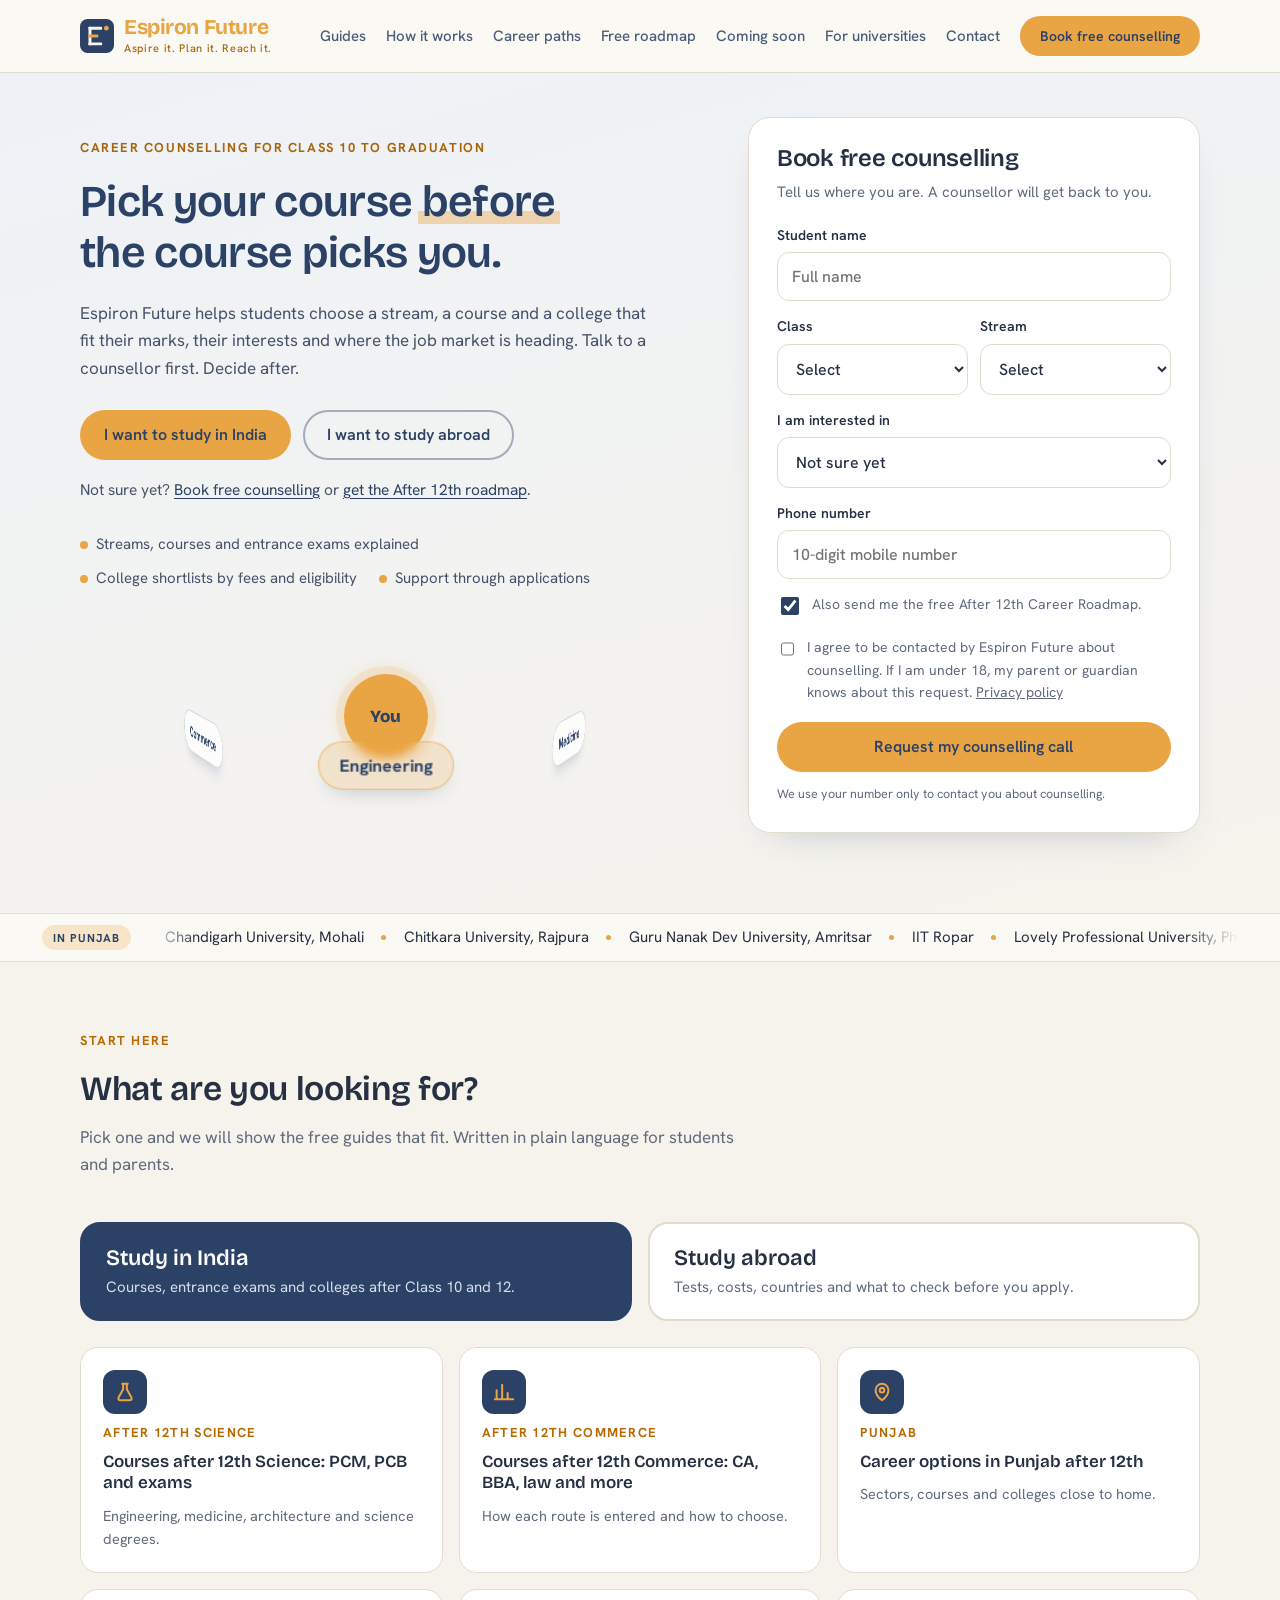
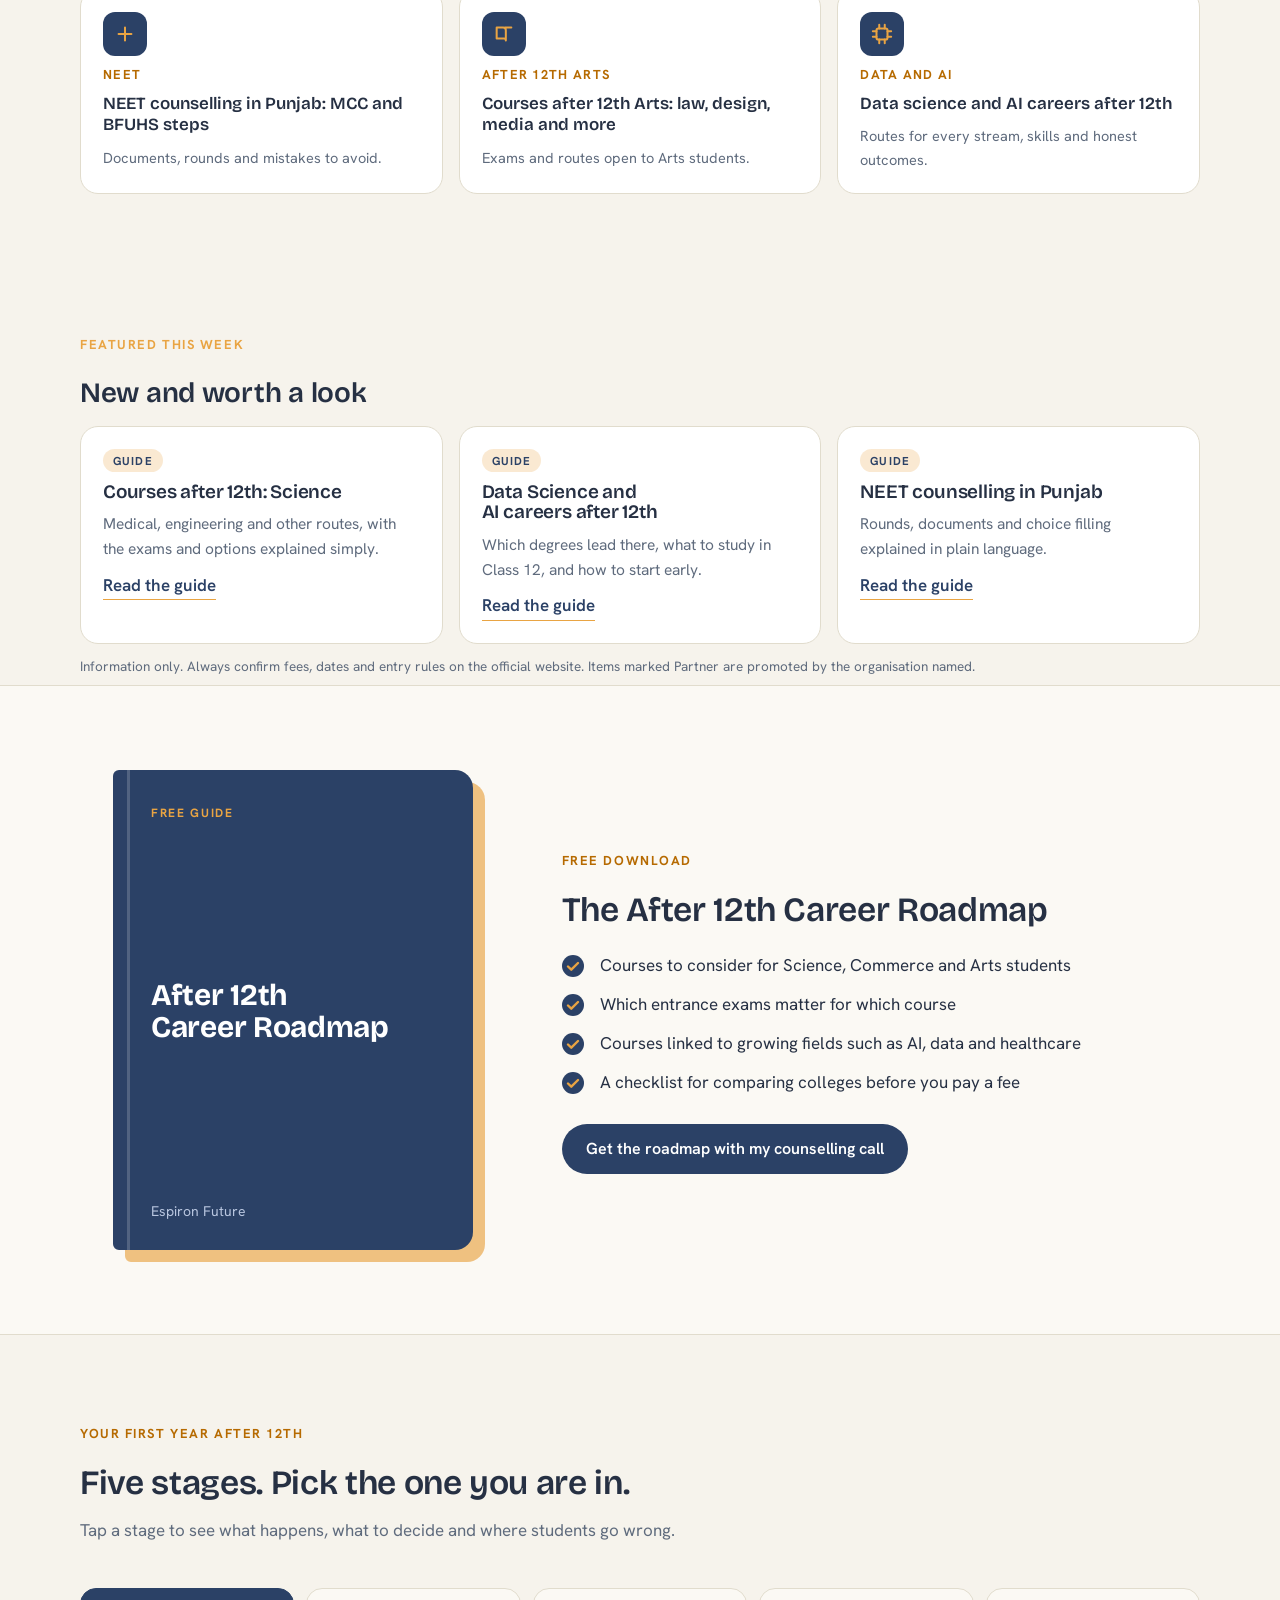
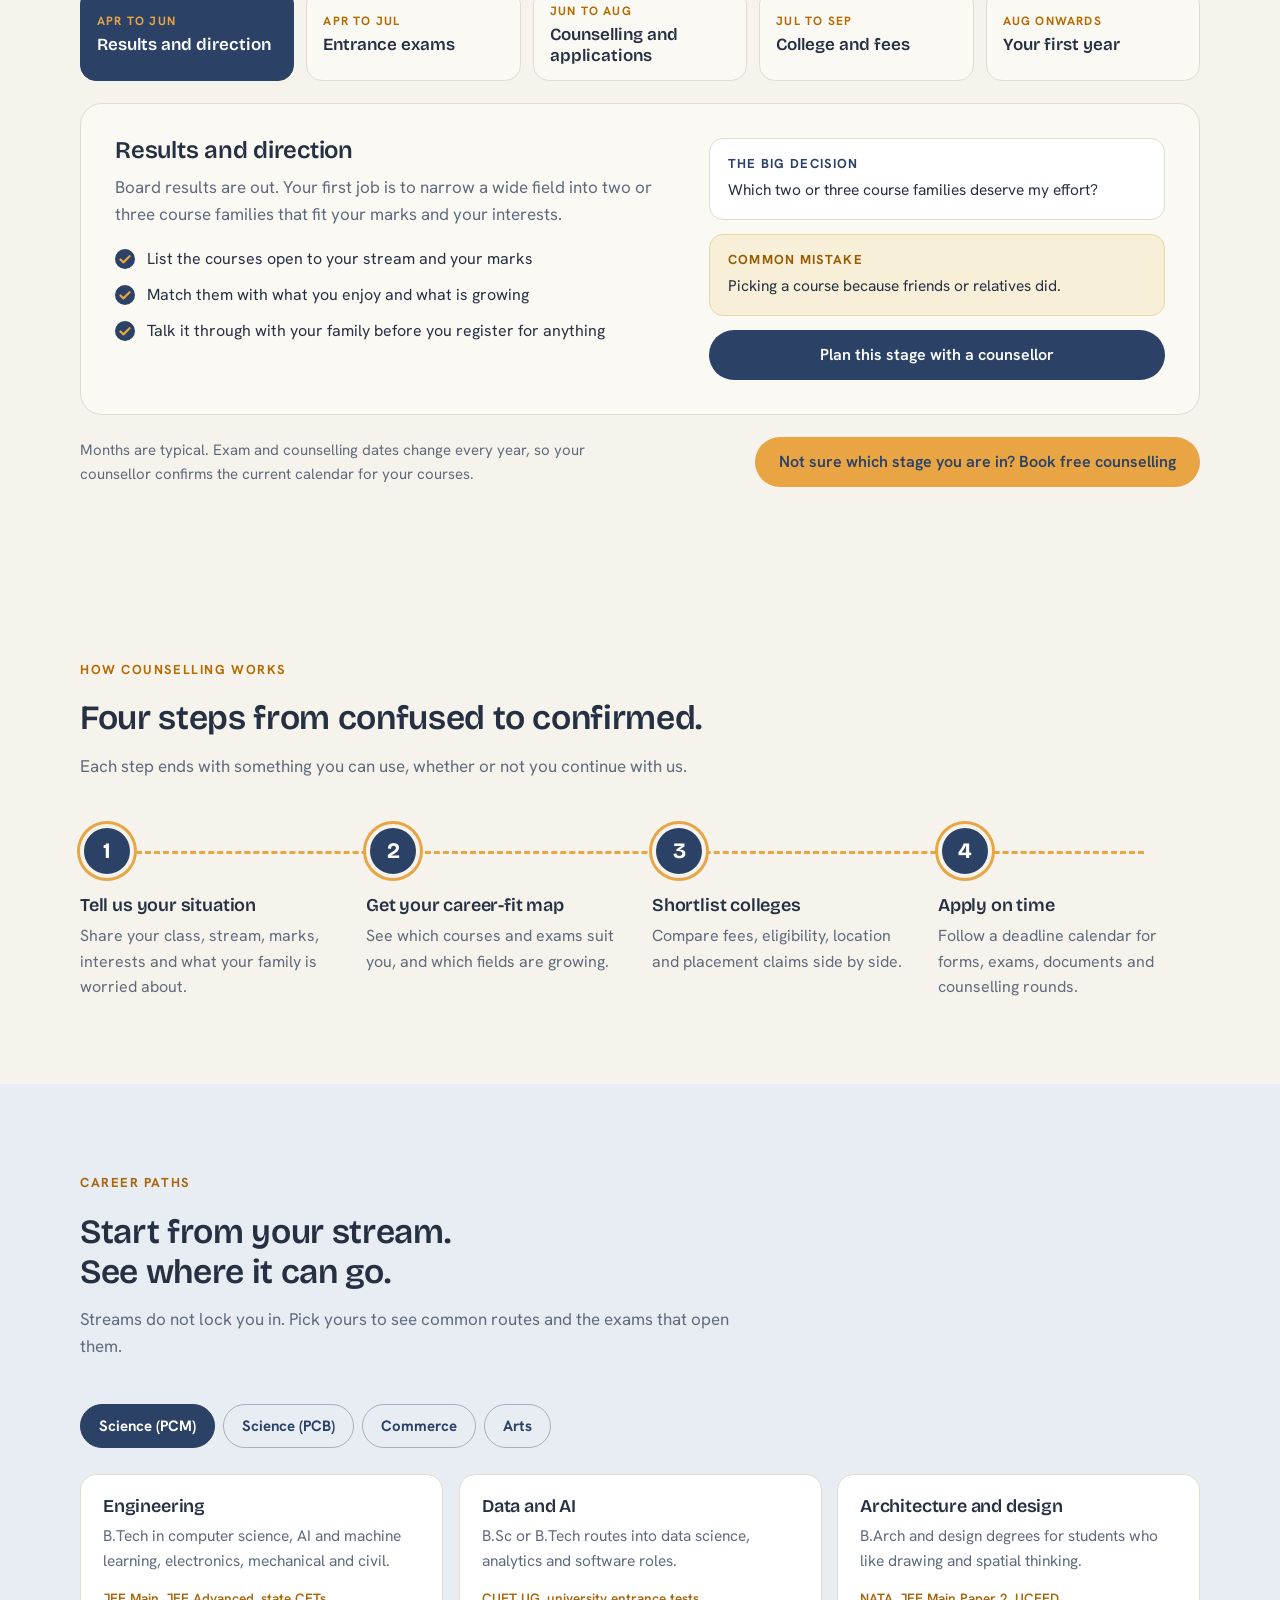
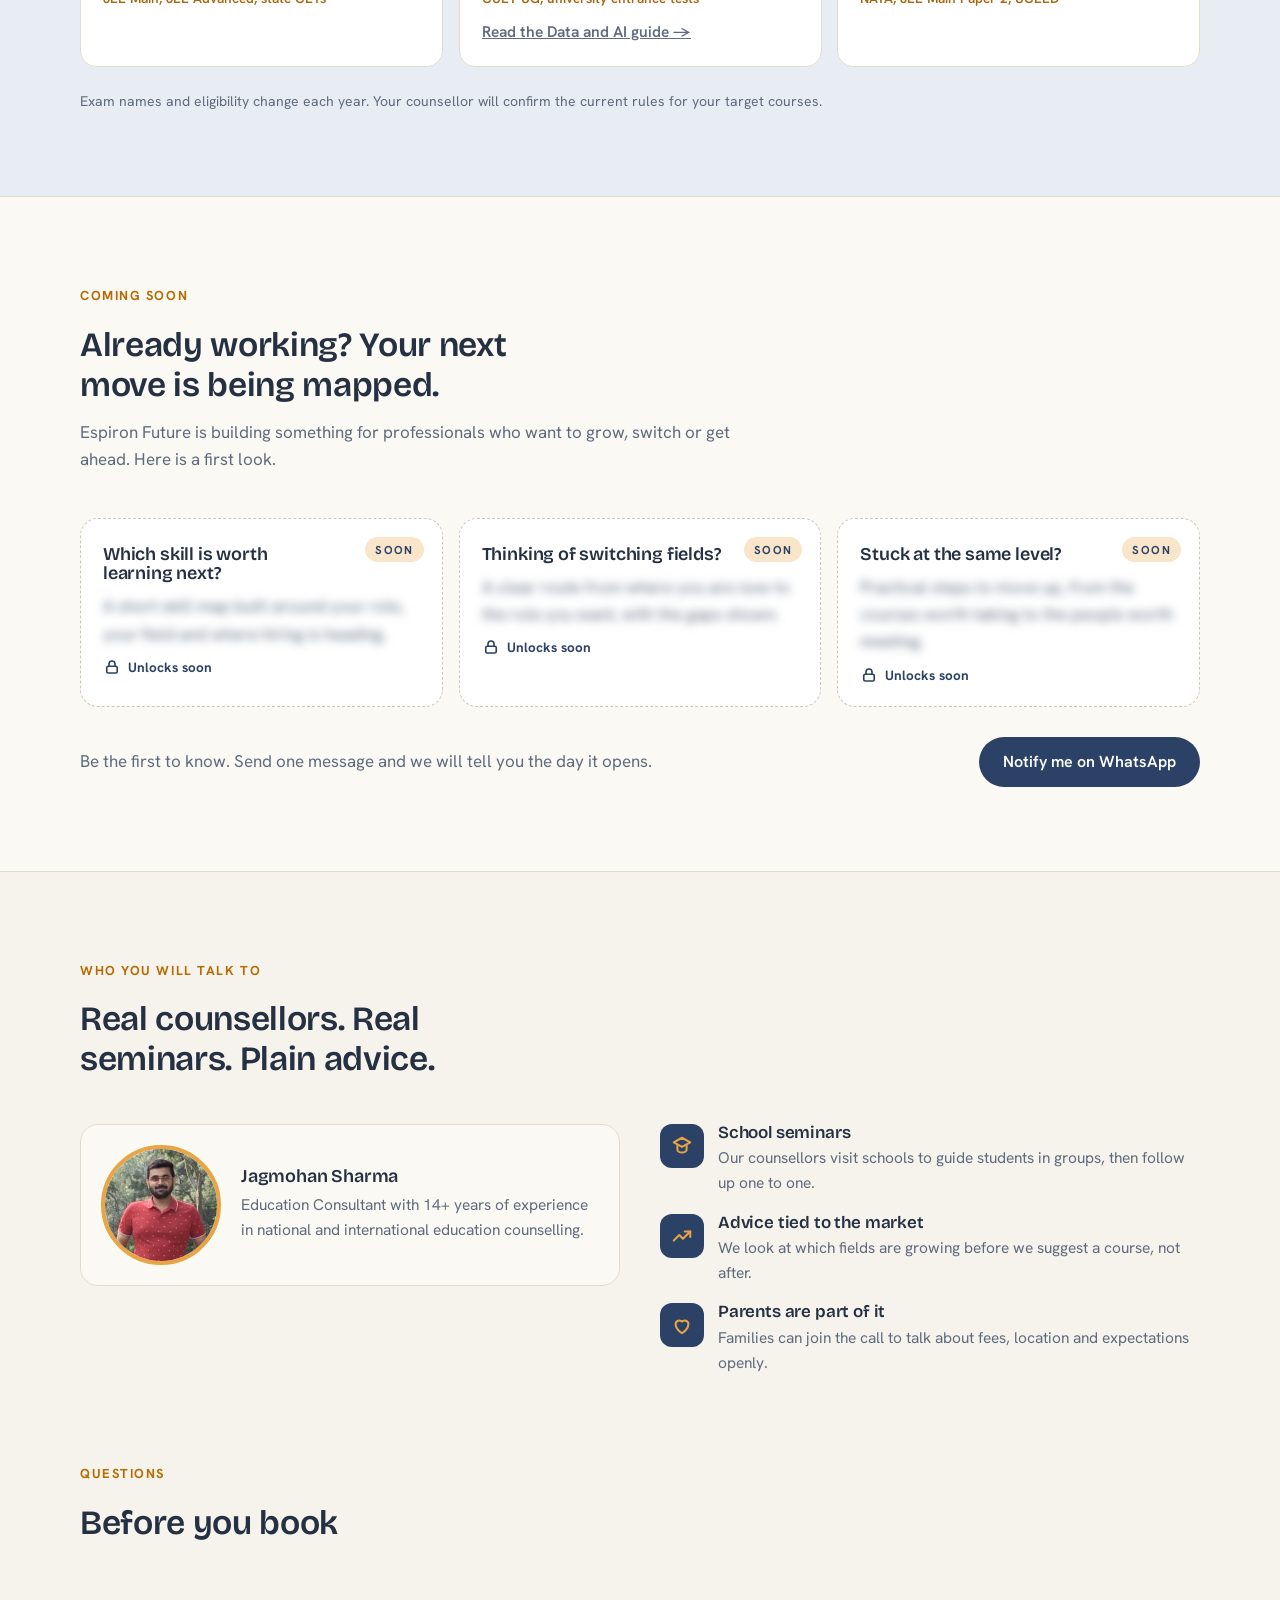
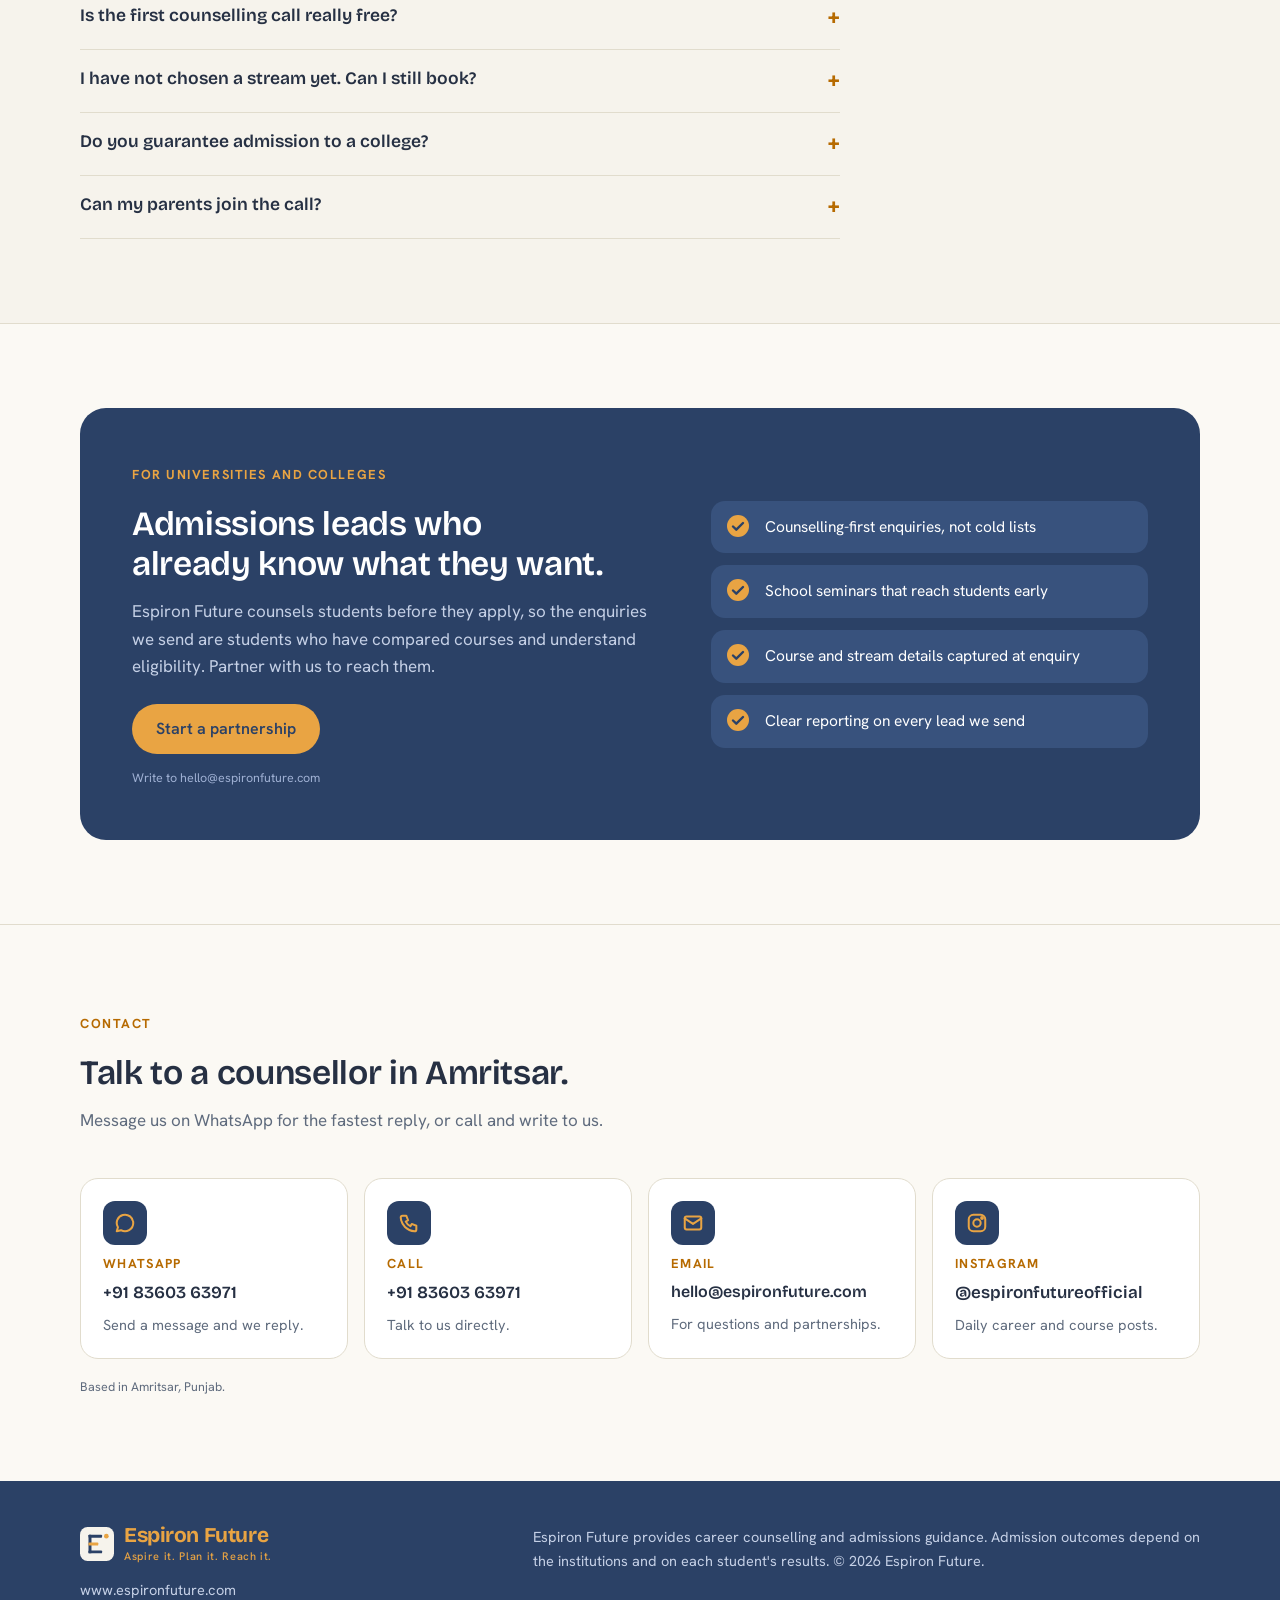
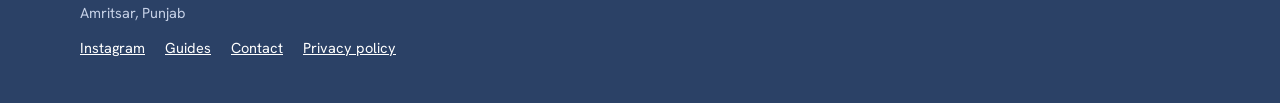
<file: index.html>
<!DOCTYPE html>
<html lang="en">
<head>
<meta charset="utf-8">
<meta name="viewport" content="width=device-width, initial-scale=1">
<title>Espiron Future</title>
<meta name="description" content="Free career counselling for students after 10th and 12th. Pick the right stream, course and college with Espiron Future.">
<link rel="icon" href="favicon.svg" type="image/svg+xml">
<link rel="apple-touch-icon" href="apple-touch-icon.png">
<meta property="og:type" content="website">
<meta property="og:title" content="Espiron Future | Free career counselling">
<meta property="og:description" content="Pick the right stream, course and college after 10th and 12th. Book free counselling with Espiron Future in Amritsar.">
<meta property="og:url" content="https://www.espironfuture.com/">
<script type="application/ld+json">{"@context":"https://schema.org","@type":"EducationalOrganization","name":"Espiron Future","url":"https://www.espironfuture.com/","email":"hello@espironfuture.com","telephone":"+918360363971","address":{"@type":"PostalAddress","addressLocality":"Amritsar","addressRegion":"Punjab","addressCountry":"IN"},"logo":"https://www.espironfuture.com/logo-mark.svg","sameAs":["https://www.instagram.com/espironfutureofficial"]}</script>
<script async src="https://www.googletagmanager.com/gtag/js?id=G-ZYJTKP8LN2"></script>
<script>window.dataLayer=window.dataLayer||[];function gtag(){dataLayer.push(arguments);}gtag("js",new Date());gtag("config","G-ZYJTKP8LN2");</script>
<link rel="preconnect" href="https://fonts.googleapis.com">
<link rel="preconnect" href="https://fonts.gstatic.com" crossorigin>
<link href="https://fonts.googleapis.com/css2?family=Bricolage+Grotesque:opsz,wght@12..96,500;12..96,600;12..96,700;12..96,800&family=Hanken+Grotesk:wght@400;500;600;700&display=swap" rel="stylesheet">
<style>
/* Layout idea: a "roadmap" page. Navy hero with the booking form beside the headline, then cream sections
   joined by one saffron route line that runs through the four counselling steps. */
:root {
  --navy: #2b4166;
  --navy-2: #38527d;
  --cream: #f6f3ec;
  --paper: #fbf9f4;
  --saffron: #e9a443;
  --ink: #263043;
  --muted: #5f6b7d;
  --line: #e1dccd;
  --display: "Bricolage Grotesque", "Trebuchet MS", system-ui, sans-serif;
  --body: "Hanken Grotesk", system-ui, -apple-system, "Segoe UI", sans-serif;
  color-scheme: light;
}
* { box-sizing: border-box; }
html { scroll-behavior: smooth; }
body { margin: 0; background: var(--cream); color: var(--ink); font-family: var(--body); font-size: 17px; line-height: 1.6; -webkit-font-smoothing: antialiased; }
img, svg { max-width: 100%; }
a { color: inherit; }
h1, h2, h3 { font-family: var(--display); line-height: 1.08; margin: 0; text-wrap: balance; letter-spacing: -0.01em; }
p { margin: 0; }
.wrap { width: min(1120px, 100% - 32px); margin-inline: auto; }
:focus-visible { outline: 3px solid var(--saffron); outline-offset: 3px; border-radius: 4px; }

/* Buttons */
.btn { display: inline-flex; align-items: center; justify-content: center; gap: 8px; font: 700 16px/1 var(--body); padding: 15px 22px; border-radius: 999px; border: 2px solid transparent; cursor: pointer; text-decoration: none; transition: transform .15s ease, background .15s ease; }
.btn:hover { transform: translateY(-2px); }
.btn-saffron { background: var(--saffron); color: var(--navy); }
.btn-saffron:hover { background: #ffad3d; }
.btn-ghost { border-color: rgba(255,255,255,.4); color: #fff; }
.btn-ghost:hover { border-color: #fff; }
.btn-navy { background: var(--navy); color: #fff; }
.btn-navy:hover { background: var(--navy-2); }

/* Nav */
.nav { background: var(--navy); color: #fff; }
.nav .wrap { display: flex; align-items: center; justify-content: space-between; gap: 16px; padding-block: 16px; }
.logo { font: 800 22px/1 var(--display); text-decoration: none; letter-spacing: -0.02em; }
.logo span { color: var(--saffron); }
.nav-links { display: flex; align-items: center; gap: 24px; font-size: 15px; font-weight: 500; }
.nav-links a { text-decoration: none; opacity: .85; }
.nav-links a:hover { opacity: 1; }
.nav-links .btn { padding: 11px 18px; font-size: 14px; opacity: 1; }

/* Hero */
.hero { background: var(--navy); color: #fff; padding: 40px 0 88px; position: relative; overflow: hidden; }
.hero::after { content: ""; position: absolute; inset: auto 0 0 0; height: 40px; background: var(--cream); clip-path: polygon(0 100%, 100% 100%, 100% 0, 0 100%); }
.hero .wrap { display: grid; grid-template-columns: 1.15fr 0.85fr; gap: 56px; align-items: center; }
.eyebrow { display: inline-block; font-weight: 700; font-size: 13px; letter-spacing: .12em; text-transform: uppercase; color: var(--saffron); margin-bottom: 18px; }
.hero h1 { font-size: clamp(40px, 6vw, 72px); font-weight: 800; }
.hero h1 .mark { background: linear-gradient(transparent 62%, var(--saffron) 62%, var(--saffron) 90%, transparent 90%); color: #fff; padding: 0 4px; margin-inline: -4px; }
.hero .lead { margin-top: 22px; font-size: 19px; max-width: 34em; color: #d6deee; }
.hero-actions { display: flex; flex-wrap: wrap; gap: 12px; margin-top: 28px; }
.hero-facts { display: flex; flex-wrap: wrap; gap: 10px 22px; margin-top: 30px; padding: 0; list-style: none; font-size: 15px; color: #c5d0e6; }
.hero-facts li::before { content: ""; display: inline-block; width: 8px; height: 8px; border-radius: 50%; background: var(--saffron); margin-right: 8px; }

/* Form card */
.card { background: var(--paper); color: var(--ink); border-radius: 22px; padding: 28px; box-shadow: 0 30px 60px -20px rgba(0,0,0,.5); border: 1px solid var(--line); }
.card h2 { font-size: 28px; }
.card .sub { color: var(--muted); font-size: 15px; margin: 8px 0 20px; }
.field { display: flex; flex-direction: column; gap: 6px; margin-bottom: 14px; }
.field label { font-weight: 600; font-size: 14px; }
.field input, .field select { font: 500 16px var(--body); color: var(--ink); background: #fff; border: 1.5px solid var(--line); border-radius: 12px; padding: 13px 14px; width: 100%; }
.field input:focus, .field select:focus { border-color: var(--navy); outline: 3px solid rgba(233,164,67,.45); }
.field .err { color: #b3261e; font-size: 13px; min-height: 0; display: none; }
.field.bad input, .field.bad select { border-color: #b3261e; }
.field.bad .err { display: block; }
.row2 { display: grid; grid-template-columns: 1fr 1fr; gap: 12px; }
.check { display: flex; gap: 10px; align-items: flex-start; font-size: 14px; color: var(--muted); margin: 4px 0 18px; }
.check input { margin-top: 4px; width: 18px; height: 18px; accent-color: var(--navy); }
.card .btn { width: 100%; }
.fine { font-size: 12.5px; color: var(--muted); margin-top: 12px; }
.done { display: none; }
.done.show { display: block; }
.form.hide { display: none; }
.summary { background: #fff; border: 1.5px dashed var(--line); border-radius: 12px; padding: 14px 16px; font-size: 15px; margin: 16px 0; }
.summary b { display: inline-block; min-width: 64px; color: var(--muted); font-weight: 600; }
.preview-note { background: #fff3d6; border: 1px solid #f0cf86; border-radius: 10px; padding: 10px 12px; font-size: 13.5px; margin-bottom: 14px; }
.stack { display: grid; gap: 10px; }
.linkbtn { background: none; border: 0; padding: 6px; font: 600 14px var(--body); color: var(--navy); text-decoration: underline; cursor: pointer; }

/* Sections */
section { padding: 84px 0; }
.sec-head { max-width: 40em; margin-bottom: 44px; }
.sec-head .eyebrow { color: #b66a00; }
.sec-head h2 { font-size: clamp(30px, 4vw, 46px); font-weight: 800; }
.sec-head p { margin-top: 14px; color: var(--muted); font-size: 18px; }

/* Roadmap lead magnet */
.magnet { background: var(--paper); border-top: 1px solid var(--line); border-bottom: 1px solid var(--line); }
.magnet .wrap { display: grid; grid-template-columns: 0.8fr 1.2fr; gap: 56px; align-items: center; }
.booklet { background: var(--navy); color: #fff; border-radius: 6px 18px 18px 6px; padding: 34px 28px 28px 38px; box-shadow: 14px 14px 0 var(--saffron); position: relative; max-width: 360px; justify-self: center; aspect-ratio: 3/4; display: flex; flex-direction: column; justify-content: space-between; }
.booklet::before { content: ""; position: absolute; left: 14px; top: 0; bottom: 0; width: 3px; background: rgba(255,255,255,.18); }
.booklet .tag { font-size: 12px; letter-spacing: .14em; text-transform: uppercase; color: var(--saffron); font-weight: 700; }
.booklet h3 { font-size: 38px; font-weight: 800; }
.booklet small { color: #b9c6e0; font-size: 14px; }
.magnet h2 { font-size: clamp(30px, 4vw, 44px); font-weight: 800; }
.magnet ul { list-style: none; padding: 0; margin: 22px 0 28px; display: grid; gap: 12px; }
.magnet li { display: grid; grid-template-columns: 28px 1fr; gap: 10px; }
.magnet li svg { margin-top: 3px; }

/* Steps with route line */
.steps { list-style: none; margin: 0; padding: 0; display: grid; grid-template-columns: repeat(4, 1fr); gap: 24px; position: relative; counter-reset: s; }
.steps::before { content: ""; position: absolute; top: 27px; left: 5%; right: 5%; border-top: 3px dashed var(--saffron); }
.step { position: relative; padding-top: 0; }
.step .pin { width: 54px; height: 54px; border-radius: 50%; background: var(--navy); color: #fff; font: 800 22px var(--display); display: grid; place-items: center; border: 4px solid var(--cream); box-shadow: 0 0 0 3px var(--saffron); position: relative; z-index: 1; }
.step h3 { font-size: 21px; margin: 18px 0 8px; }
.step p { color: var(--muted); font-size: 16px; }

/* Streams / paths */
.paths { background: var(--navy); color: #fff; }
.paths .sec-head .eyebrow { color: var(--saffron); }
.paths .sec-head p { color: #c5d0e6; }
.tabs { display: flex; flex-wrap: wrap; gap: 8px; margin-bottom: 26px; }
.tab { font: 700 15px var(--body); padding: 11px 18px; border-radius: 999px; background: transparent; color: #fff; border: 1.5px solid rgba(255,255,255,.35); cursor: pointer; }
.tab[aria-selected="true"] { background: var(--saffron); color: var(--navy); border-color: var(--saffron); }
.panel[hidden] { display: none; }
.grid3 { display: grid; grid-template-columns: repeat(3, 1fr); gap: 16px; }
.path { background: var(--navy-2); border: 1px solid rgba(255,255,255,.12); border-radius: 16px; padding: 22px; }
.path h3 { font-size: 21px; margin-bottom: 8px; }
.path p { color: #c5d0e6; font-size: 15.5px; }
.path .exams { margin-top: 14px; font-size: 13.5px; color: var(--saffron); font-weight: 600; }
.paths .note { margin-top: 22px; font-size: 14px; color: #9fb0d3; }

/* Trust */
.trust-grid { display: grid; grid-template-columns: 1fr 1fr; gap: 40px; align-items: start; }
.person { display: grid; grid-template-columns: 120px 1fr; gap: 20px; align-items: center; background: var(--paper); border: 1px solid var(--line); border-radius: 18px; padding: 20px; }
.ph { background: repeating-linear-gradient(45deg, #efe4c9, #efe4c9 10px, #f6ecd4 10px, #f6ecd4 20px); border: 2px dashed #c9b88d; border-radius: 14px; display: grid; place-items: center; text-align: center; font-size: 13px; color: #7a6a3f; font-weight: 600; padding: 8px; }
.person .ph { aspect-ratio: 1; border-radius: 50%; }
.avatar { width: 100%; aspect-ratio: 1; border-radius: 50%; object-fit: cover; border: 4px solid var(--saffron); display: block; }
.person h3 { font-size: 22px; }
.person p { color: var(--muted); font-size: 15.5px; margin-top: 6px; }
.seminars { display: grid; grid-template-columns: repeat(3, 1fr); gap: 12px; margin-top: 16px; }
.seminars .ph { aspect-ratio: 4/3; }
.points { list-style: none; padding: 0; margin: 0; display: grid; gap: 18px; }
.points li { display: grid; grid-template-columns: 44px 1fr; gap: 14px; }
.points .ico { width: 44px; height: 44px; border-radius: 12px; background: var(--navy); display: grid; place-items: center; }
.points h3 { font-size: 19px; margin-bottom: 4px; }
.points p { color: var(--muted); font-size: 15.5px; }

/* Partner */
.partner { background: var(--paper); border-top: 1px solid var(--line); }
.partner .box { background: var(--navy); color: #fff; border-radius: 26px; padding: 52px; display: grid; grid-template-columns: 1.1fr 0.9fr; gap: 44px; align-items: center; }
.partner h2 { font-size: clamp(28px, 3.6vw, 42px); font-weight: 800; }
.partner p { color: #c5d0e6; margin-top: 14px; }
.partner ul { list-style: none; margin: 0; padding: 0; display: grid; gap: 12px; }
.partner li { background: var(--navy-2); border-radius: 14px; padding: 14px 16px; display: grid; grid-template-columns: 28px 1fr; gap: 10px; font-size: 15.5px; }
.partner .btn { margin-top: 24px; }

/* FAQ */
.faq { max-width: 760px; }
details { border-bottom: 1px solid var(--line); padding: 18px 0; }
summary { font: 700 19px var(--display); cursor: pointer; list-style: none; display: flex; justify-content: space-between; gap: 16px; }
summary::-webkit-details-marker { display: none; }
summary::after { content: "+"; font-size: 26px; line-height: 1; color: #b66a00; }
details[open] summary::after { content: "\2212"; }
details p { margin-top: 10px; color: var(--muted); }


/* ---------- Contact, dialog ---------- */
.contact { background: var(--paper); border-top: 1px solid var(--line); }
.cgrid { display: grid; grid-template-columns: repeat(4, 1fr); gap: 16px; }
.ccard { display: grid; gap: 10px; align-content: start; background: #fff; border: 1.5px solid var(--line); border-radius: 18px; padding: 22px; text-decoration: none; color: var(--ink); transition: transform .15s ease, border-color .15s ease; }
a.ccard:hover { transform: translateY(-3px); border-color: var(--navy); }
.ccard .ico { width: 44px; height: 44px; border-radius: 12px; background: var(--navy); display: grid; place-items: center; }
.ccard .lbl { font: 700 13px var(--body); letter-spacing: .1em; text-transform: uppercase; color: #b66a00; }
.ccard .val { font: 700 18px/1.25 var(--display); }
.ccard .val[data-mailtext] { font-size: 16px; overflow-wrap: normal; }
.ccard .hint { font-size: 14.5px; color: var(--muted); }
dialog#privacy { border: 0; border-radius: 22px; padding: 30px; max-width: 640px; width: calc(100% - 32px); background: var(--paper); color: var(--ink); max-height: 86vh; overflow: auto; }
dialog#privacy::backdrop { background: rgba(14,31,61,.65); }
dialog#privacy h2 { font-size: 28px; margin-bottom: 4px; }
dialog#privacy h3 { font-size: 17px; margin: 18px 0 4px; }
dialog#privacy p, dialog#privacy li { font-size: 15.5px; color: var(--muted); }
dialog#privacy ul { margin: 6px 0 0; padding-left: 20px; }
dialog#privacy .close { margin-top: 22px; }
.flinks { display: flex; flex-wrap: wrap; gap: 8px 20px; margin-top: 12px; font-size: 14.5px; }
.flinks a, .flinks button { color: #fff; background: none; border: 0; padding: 0; font: inherit; text-decoration: underline; cursor: pointer; }
.ggrid { display: grid; grid-template-columns: repeat(3, 1fr); gap: 16px; }
@media (max-width: 920px) { .cgrid { grid-template-columns: 1fr 1fr; } .ggrid { grid-template-columns: 1fr 1fr; } }
@media (max-width: 560px) { .cgrid { grid-template-columns: 1fr; } .ggrid { grid-template-columns: 1fr; } }

/* Footer */
footer { background: var(--navy); color: #c5d0e6; padding: 44px 0; font-size: 14.5px; }
footer .wrap { display: flex; flex-wrap: wrap; justify-content: space-between; gap: 20px; }
footer .logo { color: #fff; }
footer p { max-width: 46em; }


/* ---------- Spatial effects ---------- */
.hero::before { content: ""; position: absolute; inset: 0; pointer-events: none;
  background: radial-gradient(520px circle at var(--mx, 70%) var(--my, 25%), rgba(233,164,67,.17), transparent 62%); }
.hero .wrap { position: relative; z-index: 1; }

.orbit { position: relative; height: 200px; margin-top: 26px; display: grid; place-items: center; perspective: 900px; --r: 190px; }
.orbit-core { position: absolute; width: 84px; height: 84px; border-radius: 50%; background: var(--saffron); color: var(--navy);
  font: 800 17px var(--display); display: grid; place-items: center; box-shadow: 0 0 0 10px rgba(233,164,67,.18), 0 0 48px rgba(233,164,67,.55); }
.orbit-tilt { position: relative; width: 0; height: 0; transform-style: preserve-3d; transform: rotateX(-12deg) rotateY(0deg); transition: transform .25s ease-out; z-index: 1; }
.orbit-ring { position: absolute; left: 0; top: 0; width: 0; height: 0; transform-style: preserve-3d; animation: orbit-spin 30s linear infinite; }
.orbit:hover .orbit-ring { animation-play-state: paused; }
@keyframes orbit-spin { to { transform: rotateY(360deg); } }
.chip { position: absolute; left: 0; top: 0; transform: translate(-50%, -50%) rotateY(calc(var(--i) * 60deg)) translateZ(var(--r));
  backface-visibility: hidden; white-space: nowrap; padding: 10px 16px; border-radius: 999px; font: 700 14px var(--body); color: #fff;
  background: rgba(255,255,255,.1); border: 1px solid rgba(255,255,255,.3); backdrop-filter: blur(4px); box-shadow: 0 10px 24px -8px rgba(0,0,0,.5); }
.chip:nth-child(odd) { background: rgba(233,164,67,.2); border-color: rgba(233,164,67,.65); }

.tilt { position: relative; transform-style: preserve-3d; transition: transform .18s ease-out, box-shadow .18s ease-out; will-change: transform; }
.tilt::after { content: ""; position: absolute; inset: 0; border-radius: inherit; pointer-events: none; opacity: 0; transition: opacity .2s;
  background: radial-gradient(260px circle at var(--gx, 50%) var(--gy, 50%), rgba(255,255,255,.16), transparent 62%); }
.tilt.is-tilting::after { opacity: 1; }
.tilt.is-tilting { box-shadow: 0 24px 40px -18px rgba(0,0,0,.45); }

.js .reveal { transform: translateY(20px); transition: transform .7s cubic-bezier(.2,.7,.2,1); }
.js .reveal.in { transform: none; }

@media (max-width: 560px) {
  .orbit { height: 160px; --r: 112px; }
  .orbit-core { width: 66px; height: 66px; font-size: 14px; }
  .chip { font-size: 12.5px; padding: 8px 12px; }
}
@media (prefers-reduced-motion: reduce) {
  .orbit-ring { animation: none; }
  .tilt, .orbit-tilt, .js .reveal { transition: none; }
  .js .reveal { transform: none; }
}


/* ---------- After 12th timeline ---------- */
.stages { display: grid; grid-template-columns: repeat(5, 1fr); gap: 12px; margin-bottom: 22px; }
.stage { text-align: left; background: var(--paper); color: var(--ink); border: 1.5px solid var(--line); border-radius: 16px; padding: 14px 16px; cursor: pointer; font-family: var(--body); transition: transform .15s ease, background .15s ease, border-color .15s ease; }
.stage:hover { transform: translateY(-3px); border-color: var(--navy); }
.stage .when { display: block; font-size: 12px; letter-spacing: .1em; text-transform: uppercase; font-weight: 700; color: #b66a00; }
.stage .name { display: block; margin-top: 6px; font: 700 18px/1.2 var(--display); }
.stage[aria-selected="true"] { background: var(--navy); color: #fff; border-color: var(--navy); }
.stage[aria-selected="true"] .when { color: var(--saffron); }
.stage-panel { background: var(--paper); border: 1px solid var(--line); border-radius: 22px; padding: 34px; display: grid; grid-template-columns: 1.1fr .9fr; gap: 36px; }
.stage-panel[hidden] { display: none; }
.stage-panel h3 { font-size: 30px; font-weight: 800; }
.stage-panel .lead2 { margin-top: 10px; color: var(--muted); font-size: 17px; }
.stage-panel ul { list-style: none; padding: 0; margin: 18px 0 0; display: grid; gap: 10px; }
.stage-panel li { display: grid; grid-template-columns: 22px 1fr; gap: 10px; font-size: 16px; }
.stage-panel li svg { margin-top: 3px; }
.sidebox { display: grid; gap: 14px; align-content: start; }
.note-box { border-radius: 14px; padding: 16px 18px; font-size: 15.5px; }
.note-box b { display: block; font: 700 13px var(--body); letter-spacing: .1em; text-transform: uppercase; margin-bottom: 6px; }
.note-decide { background: #fff; border: 1.5px solid var(--line); }
.note-decide b { color: var(--navy); }
.note-watch { background: #fff3d6; border: 1px solid #f0cf86; }
.note-watch b { color: #9a5a00; }
.timeline .after { margin-top: 22px; display: flex; flex-wrap: wrap; align-items: center; justify-content: space-between; gap: 14px; color: var(--muted); font-size: 15px; }
.timeline .after p { max-width: 38em; }
@media (max-width: 920px) {
  .stages { grid-template-columns: repeat(5, minmax(160px, 1fr)); overflow-x: auto; padding-bottom: 8px; }
  .stage-panel { grid-template-columns: 1fr; padding: 24px; gap: 22px; }
}

@media (max-width: 920px) {
  .hero .wrap, .magnet .wrap, .trust-grid, .partner .box { grid-template-columns: 1fr; }
  .hero .wrap { gap: 40px; }
  .steps { grid-template-columns: 1fr 1fr; row-gap: 36px; }
  .steps::before { display: none; }
  .grid3 { grid-template-columns: 1fr 1fr; }
  .partner .box { padding: 32px 24px; }
  .nav-links a:not(.btn) { display: none; }
}
@media (max-width: 560px) {
  section { padding: 60px 0; }
  .steps, .grid3, .row2 { grid-template-columns: 1fr; }
  .person { grid-template-columns: 84px 1fr; }
  .seminars { grid-template-columns: 1fr 1fr; }
  .card { padding: 22px; }
}
@media (prefers-reduced-motion: reduce) {
  html { scroll-behavior: auto; }
  .btn { transition: none; }
}

/* ---------- Calm palette and chooser ---------- */
.hero { background: linear-gradient(160deg, #2b4166, #334c75); }
.hero::before { background: radial-gradient(520px circle at var(--mx, 70%) var(--my, 25%), rgba(233,164,67,.08), transparent 62%); }
.hero h1 .mark { background: linear-gradient(transparent 70%, rgba(233,164,67,.55) 70%, rgba(233,164,67,.55) 92%, transparent 92%); }
.hero .lead { color: #dde4f1; }
.hero-sub { margin-top: 18px; font-size: 15.5px; color: #dde4f1; }
.hero-sub a { color: #fff; text-underline-offset: 3px; }
.orbit-core { box-shadow: 0 0 0 8px rgba(233,164,67,.14), 0 0 26px rgba(233,164,67,.28); }
.card { box-shadow: 0 20px 44px -26px rgba(20,32,56,.4); }
.btn-saffron:hover { background: #f0b256; }
.booklet { box-shadow: 12px 12px 0 rgba(233,164,67,.65); }
.note-watch, .preview-note { background: #f8efd9; border-color: #e8d6a6; }
.paths { background: #e8edf3; color: var(--ink); }
.paths .sec-head .eyebrow { color: #a8650b; }
.paths .sec-head p, .paths .note, .path p { color: var(--muted); }
.tab { color: var(--navy); border-color: rgba(43,65,102,.35); }
.tab[aria-selected="true"] { background: var(--navy); color: #fff; border-color: var(--navy); }
.path { background: #fff; border: 1px solid var(--line); }
.path .exams { color: #a8650b; }
.guides { padding-top: 64px; }
.pick { display: grid; grid-template-columns: 1fr 1fr; gap: 16px; margin-bottom: 26px; }
.pickbtn { text-align: left; background: #fff; color: var(--ink); border: 2px solid var(--line); border-radius: 20px; padding: 22px 24px; cursor: pointer; font-family: var(--body); transition: transform .15s ease, border-color .15s ease, background .15s ease; }
.pickbtn:hover { transform: translateY(-2px); border-color: var(--navy); }
.pickbtn .pk-t { display: block; font: 800 26px/1.15 var(--display); }
.pickbtn .pk-d { display: block; margin-top: 6px; color: var(--muted); font-size: 15.5px; }
.pickbtn[aria-selected="true"] { background: var(--navy); color: #fff; border-color: var(--navy); }
.pickbtn[aria-selected="true"] .pk-d { color: #d6deec; }
.pickpanel[hidden] { display: none; }
.pk-note { margin-top: 18px; font-size: 14.5px; color: var(--muted); }
@media (max-width: 560px) { .pick { grid-template-columns: 1fr; } .pickbtn .pk-t { font-size: 22px; } }

/* ---------- Light hero and lighter headings ---------- */
.nav { background: var(--paper); color: var(--ink); border-bottom: 1px solid var(--line); }
.nav .logo { color: var(--navy); }
.nav-links a { color: var(--navy); }
.hero { background: linear-gradient(165deg, #eef2f7 0%, #f6f3ec 100%); color: var(--ink); padding: 44px 0 80px; }
.hero::before { display: none; }
.hero::after { display: none; }
.hero .eyebrow { color: #a8650b; }
.hero h1 { font-size: clamp(34px, 4.8vw, 56px); font-weight: 600; color: var(--navy); line-height: 1.12; letter-spacing: -0.015em; }
.hero h1 .mark { color: var(--navy); background: linear-gradient(transparent 68%, rgba(233,164,67,.4) 68%, rgba(233,164,67,.4) 92%, transparent 92%); }
.hero .lead { color: #46526a; font-size: 18px; }
.hero-facts { color: #46526a; }
.hero-sub { color: #46526a; }
.hero-sub a { color: var(--navy); }
.btn-ghost { border-color: rgba(43,65,102,.4); color: var(--navy); }
.btn-ghost:hover { border-color: var(--navy); background: rgba(43,65,102,.06); }
.orbit-core { color: var(--navy); }
.chip { color: var(--navy); background: rgba(255,255,255,.75); border-color: rgba(43,65,102,.2); box-shadow: 0 8px 18px -10px rgba(43,65,102,.35); }
.chip:nth-child(odd) { background: rgba(233,164,67,.2); border-color: rgba(233,164,67,.55); }
.card { border: 1px solid var(--line); box-shadow: 0 18px 40px -26px rgba(43,65,102,.35); background: #fff; }
.sec-head h2, .magnet h2, .partner h2, .stage-panel h3, .step h3 { font-weight: 700; }
.pickbtn .pk-t { font-weight: 700; }

/* ---------- Coming soon ---------- */
.soon { background: var(--paper); border-top: 1px solid var(--line); border-bottom: 1px solid var(--line); }
.soon-grid { display: grid; grid-template-columns: repeat(3, 1fr); gap: 16px; }
.soon-card { position: relative; background: #fff; border: 1.5px dashed #cfc7b4; border-radius: 18px; padding: 26px 22px 22px; display: grid; gap: 10px; align-content: start; }
.soon-card h3 { font-size: 21px; font-weight: 700; padding-right: 54px; }
.soon-pill { position: absolute; top: 18px; right: 18px; font: 700 11.5px var(--body); letter-spacing: .12em; text-transform: uppercase; color: var(--navy); background: rgba(233,164,67,.28); border-radius: 999px; padding: 5px 10px; }
.soon-card .blur { margin: 0; color: var(--muted); filter: blur(5px); user-select: none; transition: filter .35s ease; }
.soon-card:hover .blur { filter: blur(3px); }
.soon-lock { display: inline-flex; align-items: center; gap: 7px; font: 700 13.5px var(--body); color: var(--navy); }
.soon-cta { margin-top: 30px; display: flex; flex-wrap: wrap; align-items: center; justify-content: space-between; gap: 16px; }
.soon-cta p { margin: 0; max-width: 34em; color: var(--muted); font-size: 17px; }
@media (max-width: 920px) { .soon-grid { grid-template-columns: 1fr; } }
@media (prefers-reduced-motion: reduce) { .soon-card .blur { transition: none; } }

/* ---------- Smaller, lighter type ---------- */
.logo { font-weight: 700; font-size: 21px; }
.hero h1 { font-size: clamp(30px, 4vw, 44px); font-weight: 600; line-height: 1.15; }
.hero .lead { font-size: 17px; }
.sec-head h2, .magnet h2, .partner h2 { font-size: clamp(25px, 3vw, 34px); font-weight: 600; line-height: 1.18; }
.sec-head p { font-size: 17px; }
.card h2 { font-size: 24px; font-weight: 600; }
.booklet h3 { font-size: 30px; font-weight: 700; }
.stage-panel h3 { font-size: 24px; font-weight: 600; }
.stage .name { font-weight: 600; font-size: 17px; }
.step h3, .path h3, .person h3, .soon-card h3 { font-size: 18px; font-weight: 600; }
.points h3 { font-size: 17px; font-weight: 600; }
.pickbtn .pk-t { font-size: 22px; font-weight: 600; }
.pickbtn .pk-d { font-size: 15px; }
.ccard .val { font-weight: 600; font-size: 17px; }
summary { font-weight: 600; font-size: 17.5px; }
.step .pin { font-weight: 700; }
.btn { font-weight: 600; }
@media (max-width: 560px) { .pickbtn .pk-t { font-size: 20px; } .hero h1 { font-size: 29px; } }

/* Featured strip */
.feat { padding: 52px 0 8px; }
.feat-head { display: flex; justify-content: space-between; align-items: end; gap: 12px; flex-wrap: wrap; margin-bottom: 18px; }
.feat-head h2 { font-size: clamp(22px, 2.6vw, 28px); font-weight: 600; margin: 4px 0 0; }
.feat-grid { display: grid; grid-auto-flow: column; grid-auto-columns: minmax(270px, 1fr); gap: 16px; overflow-x: auto; scroll-snap-type: x proximity; padding-bottom: 8px; }
.feat-card { scroll-snap-align: start; background: #fff; border: 1px solid var(--line); border-radius: 18px; padding: 22px; display: grid; gap: 10px; align-content: start; }
.feat-card h3 { font-size: 19px; font-weight: 600; margin: 0; }
.feat-card p { margin: 0; color: var(--muted); font-size: 15.5px; }
.feat-tag { width: max-content; font: 700 11.5px var(--body); letter-spacing: .1em; text-transform: uppercase; color: var(--navy); background: rgba(233,164,67,.24); border-radius: 999px; padding: 4px 10px; }
.feat-tag.partner { background: #e8edf3; }
.feat-meta { font-size: 13px; color: var(--muted); }
.feat-link { font-weight: 600; color: var(--navy); text-decoration: none; border-bottom: 1.5px solid var(--saffron); width: max-content; }
.feat-note { margin: 4px 0 0; font-size: 13.5px; color: var(--muted); }
@media (min-width: 960px) { .feat-grid { grid-auto-flow: row; grid-template-columns: repeat(3, 1fr); grid-auto-columns: auto; overflow: visible; } }

/* Running ticker */
.tick { background: var(--paper); border-top: 1px solid var(--line); border-bottom: 1px solid var(--line); padding: 6px 0; }
.tick[hidden] { display: none; }
.tick-row { display: flex; align-items: center; gap: 14px; max-width: 1240px; margin: 0 auto; padding: 5px 22px; }
.tick-label { flex: none; font: 700 11.5px var(--body); letter-spacing: .1em; text-transform: uppercase; color: var(--navy); background: rgba(233,164,67,.24); border-radius: 999px; padding: 5px 11px; white-space: nowrap; }
.tick-view { flex: 1; overflow: hidden; -webkit-mask-image: linear-gradient(90deg, transparent, #000 5%, #000 95%, transparent); mask-image: linear-gradient(90deg, transparent, #000 5%, #000 95%, transparent); }
.tick-track { display: flex; width: max-content; animation: tick-left 150s linear infinite; }
.tick-row.rev .tick-track { animation-name: tick-right; animation-duration: 80s; }
.tick:hover .tick-track, .tick:focus-within .tick-track { animation-play-state: paused; }
.tick-item { flex: none; padding: 0 20px; font-size: 15px; color: var(--ink); white-space: nowrap; position: relative; }
.tick-item::after { content: ""; position: absolute; right: -2px; top: 50%; width: 5px; height: 5px; margin-top: -2px; border-radius: 50%; background: var(--saffron); }
a.tick-item { color: var(--navy); text-decoration: none; font-weight: 600; }
.tick-c { font-weight: 700; text-transform: uppercase; letter-spacing: .06em; font-size: 13.5px; }
.tick-view { transition: none; }
a.tick-item:hover { text-decoration: underline; }
@keyframes tick-left { from { transform: translateX(0); } to { transform: translateX(-50%); } }
@keyframes tick-right { from { transform: translateX(-50%); } to { transform: translateX(0); } }
@media (max-width: 640px) { .tick-row { gap: 8px; padding: 4px 12px; } .tick-label { font-size: 10.5px; padding: 4px 8px; } .tick-item { font-size: 14px; padding: 0 14px; } }
@media (prefers-reduced-motion: reduce) { .tick-track, .tick-row.rev .tick-track { animation: none; } .tick-view { overflow-x: auto; } }


/* Logo mark */
.logo { display: inline-flex; align-items: center; gap: 10px; }
.lm { flex: none; width: 34px; height: 34px; }
.lm-t { fill: #2b4166; } .lm-b { fill: #f6f3ec; } .lm-s { fill: #e9a443; }
footer .lm-t { fill: #f6f3ec; } footer .lm-b { fill: #2b4166; }
.logo .lw { color: inherit; } .logo .lw span { color: #e9a443; }
.tagline { margin: 6px 0 0; font-size: 14px; letter-spacing: .04em; color: #e9a443; }

/* Logo tagline */
.logo .lw { display: inline-flex; flex-direction: column; line-height: 1.05; }
.logo .lt { font: 500 11.5px var(--body, inherit); letter-spacing: .08em; color: #a8650b; margin-top: 3px; text-transform: none; }
footer .logo .lt, .gfoot .logo .lt { color: #e9a443; }

/* Logo alignment fix */
.nav .wrap { max-width: 1260px; }
.logo .lw { display: inline-flex; flex-direction: column; align-items: flex-start; gap: 3px; line-height: 1; white-space: nowrap; }
.logo .lw .ln { display: block; font-size: 21px; line-height: 1; white-space: nowrap; }
.logo .lw .ln span { display: inline; color: #e9a443; margin-left: .22em; }
.logo .lw .lt { display: block; margin: 0; font-size: 11px; letter-spacing: .06em; color: #a8650b; white-space: nowrap; }
footer .logo .lw .lt, .gfoot .logo .lw .lt { color: #e9a443; }
.nav-links { gap: 20px; white-space: nowrap; }
.nav-links a { white-space: nowrap; }
@media (max-width: 1180px) { .nav-links { gap: 14px; font-size: 14px; } .nav-links a[href="#soon"], .nav-links a[href="#partners"] { display: none; } }
@media (max-width: 960px) { .nav-links a:not(.btn) { display: none; } }
@media (max-width: 379px) { .logo .lw .lt { display: none; } }
</style>
</head>
<body>

<header class="nav">
  <div class="wrap">
    <a class="logo" href="#top" aria-label="Espiron Future home"><svg class="lm" width="34" height="34" viewBox="0 0 160 160" role="img" aria-label="Espiron Future logo mark" focusable="false"><rect class="lm-t" width="160" height="160" rx="36"/><rect class="lm-b" x="40" y="36" width="14" height="88" rx="4"/><rect class="lm-b" x="40" y="36" width="64" height="14" rx="4"/><rect class="lm-s" x="40" y="73" width="46" height="14" rx="4"/><rect class="lm-b" x="40" y="110" width="64" height="14" rx="4"/><circle class="lm-s" cx="124" cy="43" r="11"/></svg><span class="lw"><span class="ln">Espiron<span>Future</span></span><span class="lt">Aspire it. Plan it. Reach it.</span></span></a>
    <nav class="nav-links" aria-label="Main">
      <a href="#guides">Guides</a>
      <a href="#how">How it works</a>
      <a href="#paths">Career paths</a>
      <a href="#roadmap">Free roadmap</a>
      <a href="#soon">Coming soon</a>
      <a href="#partners">For universities</a>
      <a href="#contact">Contact</a>
      <a class="btn btn-saffron" href="#book">Book free counselling</a>
    </nav>
  </div>
</header>

<main id="top">
  <section class="hero" aria-labelledby="h1">
    <div class="wrap">
      <div>
        <span class="eyebrow">Career counselling for Class 10 to graduation</span>
        <h1 id="h1">Pick your course <span class="mark">before</span> the course picks you.</h1>
        <p class="lead">Espiron Future helps students choose a stream, a course and a college that fit their marks, their interests and where the job market is heading. Talk to a counsellor first. Decide after.</p>
        <div class="hero-actions">
          <a class="btn btn-saffron" href="#guides" data-pick="india">I want to study in India</a>
          <a class="btn btn-ghost" href="#guides" data-pick="abroad">I want to study abroad</a>
        </div>
        <p class="hero-sub">Not sure yet? <a href="#book">Book free counselling</a> or <a href="#roadmap">get the After 12th roadmap</a>.</p>
        <ul class="hero-facts">
          <li>Streams, courses and entrance exams explained</li>
          <li>College shortlists by fees and eligibility</li>
          <li>Support through applications</li>
        </ul>
        <div class="orbit" id="orbit" aria-hidden="true">
          <div class="orbit-core">You</div>
          <div class="orbit-tilt" id="orbitTilt">
            <div class="orbit-ring">
              <span class="chip" style="--i:0">Engineering</span>
              <span class="chip" style="--i:1">Medicine</span>
              <span class="chip" style="--i:2">Law</span>
              <span class="chip" style="--i:3">Design</span>
              <span class="chip" style="--i:4">Data &amp; AI</span>
              <span class="chip" style="--i:5">Commerce</span>
            </div>
          </div>
        </div>
      </div>

      <div class="card" id="book">
        <div class="form" id="formWrap">
          <h2>Book free counselling</h2>
          <p class="sub">Tell us where you are. A counsellor will get back to you.</p>
          <form id="leadForm" novalidate>
            <div class="field" id="f-name">
              <label for="name">Student name</label>
              <input id="name" name="name" type="text" autocomplete="name" placeholder="Full name">
              <span class="err">Enter the student's name.</span>
            </div>
            <div class="row2">
              <div class="field" id="f-class">
                <label for="cls">Class</label>
                <select id="cls" name="cls">
                  <option value="">Select</option>
                  <option>Class 9 to 10</option>
                  <option>Class 11</option>
                  <option>Class 12 (studying)</option>
                  <option>12th passed</option>
                  <option>Graduate</option>
                </select>
                <span class="err">Choose a class.</span>
              </div>
              <div class="field" id="f-stream">
                <label for="stream">Stream</label>
                <select id="stream" name="stream">
                  <option value="">Select</option>
                  <option>Science (PCM)</option>
                  <option>Science (PCB)</option>
                  <option>Commerce</option>
                  <option>Arts / Humanities</option>
                  <option>Not decided yet</option>
                </select>
                <span class="err">Choose a stream.</span>
              </div>
            </div>
            <div class="field" id="f-interest">
              <label for="interest">I am interested in</label>
              <select id="interest" name="interest">
                <option>Not sure yet</option>
                <option>Study in India</option>
                <option>Study abroad</option>
              </select>
            </div>
            <div class="field" id="f-phone">
              <label for="phone">Phone number</label>
              <input id="phone" name="phone" type="tel" inputmode="numeric" autocomplete="tel" placeholder="10-digit mobile number" maxlength="14">
              <span class="err">Enter a valid 10-digit mobile number.</span>
            </div>
            <label class="check" for="wantRoadmap">
              <input id="wantRoadmap" type="checkbox" checked>
              <span>Also send me the free After 12th Career Roadmap.</span>
            </label>
            <label class="check" for="consent" style="margin-bottom:6px">
              <input id="consent" type="checkbox">
              <span>I agree to be contacted by Espiron Future about counselling. If I am under 18, my parent or guardian knows about this request. <a href="#privacy" data-open-privacy>Privacy policy</a></span>
            </label>
            <span class="err" id="consentErr" style="color:#b3261e;font-size:13px;display:none;margin-bottom:12px">Tick the box to continue.</span>
            <button class="btn btn-saffron" type="submit" style="margin-top:12px">Request my counselling call</button>
            <p class="fine">We use your number only to contact you about counselling.</p>
          </form>
        </div>

        <div class="done" id="done" aria-live="polite">
          <h2>Almost done</h2>
          <p class="sub">Send your details on WhatsApp so a counsellor can reach you.</p>
          <div class="preview-note" id="previewNote" hidden>Preview mode: the WhatsApp number is not set yet, so the button below is off. Use Copy details.</div>
          <div class="summary" id="summary"></div>
          <div class="stack">
            <a class="btn btn-saffron" id="waBtn" href="#" target="_blank" rel="noopener">Send on WhatsApp</a>
            <button class="btn btn-navy" type="button" id="copyBtn">Copy details</button>
            <button class="linkbtn" type="button" id="editBtn">Edit details</button>
          </div>
        </div>
      </div>
    </div>
  </section>


  <div class="tick" id="ticker" aria-label="Institutions in Punjab and Chandigarh" hidden>
    <div class="tick-row rev"><span class="tick-label">In Punjab</span><div class="tick-view"><div class="tick-track" id="tick-p"></div></div></div>
  </div>

  <section class="guides" id="guides" aria-labelledby="gd-h">
    <div class="wrap">
      <div class="sec-head reveal">
        <span class="eyebrow">Start here</span>
        <h2 id="gd-h">What are you looking for?</h2>
        <p>Pick one and we will show the free guides that fit. Written in plain language for students and parents.</p>
      </div>
      <div class="pick" role="tablist" aria-label="Choose your direction">
        <button class="pickbtn" role="tab" id="pk-india" aria-controls="pp-india" aria-selected="true" type="button">
          <span class="pk-t">Study in India</span>
          <span class="pk-d">Courses, entrance exams and colleges after Class 10 and 12.</span>
        </button>
        <button class="pickbtn" role="tab" id="pk-abroad" aria-controls="pp-abroad" aria-selected="false" type="button">
          <span class="pk-t">Study abroad</span>
          <span class="pk-d">Tests, costs, countries and what to check before you apply.</span>
        </button>
      </div>
      <div class="pickpanel" role="tabpanel" id="pp-india" aria-labelledby="pk-india">
        <div class="ggrid">
        <a class="ccard" href="courses-after-12th-science/"><span class="ico"><svg width="22" height="22" viewBox="0 0 24 24" fill="none" stroke="#e9a443" stroke-width="2.2" stroke-linecap="round" stroke-linejoin="round" aria-hidden="true"><path d="M9 3h6M10 3v6l-5 9a2 2 0 002 3h10a2 2 0 002-3l-5-9V3"/></svg></span><span class="lbl">After 12th Science</span><span class="val">Courses after 12th Science: PCM, PCB and exams</span><span class="hint">Engineering, medicine, architecture and science degrees.</span></a>
        <a class="ccard" href="courses-after-12th-commerce/"><span class="ico"><svg width="22" height="22" viewBox="0 0 24 24" fill="none" stroke="#e9a443" stroke-width="2.2" stroke-linecap="round" stroke-linejoin="round" aria-hidden="true"><path d="M4 20V10M10 20V4M16 20v-7M22 20H2"/></svg></span><span class="lbl">After 12th Commerce</span><span class="val">Courses after 12th Commerce: CA, BBA, law and more</span><span class="hint">How each route is entered and how to choose.</span></a>
        <a class="ccard" href="career-options-in-punjab/"><span class="ico"><svg width="22" height="22" viewBox="0 0 24 24" fill="none" stroke="#e9a443" stroke-width="2.2" stroke-linecap="round" stroke-linejoin="round" aria-hidden="true"><path d="M12 21s-7-5.2-7-11a7 7 0 0114 0c0 5.8-7 11-7 11z"/><circle cx="12" cy="10" r="2.5"/></svg></span><span class="lbl">Punjab</span><span class="val">Career options in Punjab after 12th</span><span class="hint">Sectors, courses and colleges close to home.</span></a>
        <a class="ccard" href="neet-counselling-in-punjab/"><span class="ico"><svg width="22" height="22" viewBox="0 0 24 24" fill="none" stroke="#e9a443" stroke-width="2.2" stroke-linecap="round" stroke-linejoin="round" aria-hidden="true"><path d="M12 5v14M5 12h14"/></svg></span><span class="lbl">NEET</span><span class="val">NEET counselling in Punjab: MCC and BFUHS steps</span><span class="hint">Documents, rounds and mistakes to avoid.</span></a>
        <a class="ccard" href="courses-after-12th-arts/"><span class="ico"><svg width="22" height="22" viewBox="0 0 24 24" fill="none" stroke="#e9a443" stroke-width="2.2" stroke-linecap="round" stroke-linejoin="round" aria-hidden="true"><path d="M4 5h7a3 3 0 013 3v11a2 2 0 00-2-2H4zM20 5h-7"/></svg></span><span class="lbl">After 12th Arts</span><span class="val">Courses after 12th Arts: law, design, media and more</span><span class="hint">Exams and routes open to Arts students.</span></a>
        <a class="ccard" href="data-science-and-ai-careers-after-12th/"><span class="ico"><svg width="22" height="22" viewBox="0 0 24 24" fill="none" stroke="#e9a443" stroke-width="2.2" stroke-linecap="round" stroke-linejoin="round" aria-hidden="true"><rect x="6" y="6" width="12" height="12" rx="2"/><path d="M9 2v4M15 2v4M9 18v4M15 18v4M2 9h4M2 15h4M18 9h4M18 15h4"/></svg></span><span class="lbl">Data and AI</span><span class="val">Data science and AI careers after 12th</span><span class="hint">Routes for every stream, skills and honest outcomes.</span></a>
        </div>
      </div>
      <div class="pickpanel" role="tabpanel" id="pp-abroad" aria-labelledby="pk-abroad" hidden>
        <div class="ggrid">
        <a class="ccard" href="study-abroad-after-12th/"><span class="ico"><svg width="22" height="22" viewBox="0 0 24 24" fill="none" stroke="#e9a443" stroke-width="2.2" stroke-linecap="round" stroke-linejoin="round" aria-hidden="true"><circle cx="12" cy="12" r="9"/><path d="M3 12h18M12 3a14 14 0 010 18M12 3a14 14 0 000 18"/></svg></span><span class="lbl">Abroad</span><span class="val">Studying abroad after 12th: basic information</span><span class="hint">Questions to ask first, common tests, costs and scams to avoid.</span></a>
          <a class="ccard" href="#book" data-interest="Study abroad"><span class="ico"><svg width="22" height="22" viewBox="0 0 24 24" fill="none" stroke="#e9a443" stroke-width="2.2" stroke-linecap="round" stroke-linejoin="round" aria-hidden="true"><path d="M21 12a9 9 0 01-13.4 7.8L3 21l1.3-4.4A9 9 0 1121 12z"/></svg></span><span class="lbl">Counselling</span><span class="val">Book a session to discuss your options</span><span class="hint">Details on courses, costs and options are covered one to one. We reply on WhatsApp.</span></a>
        </div>
        <p class="pk-note">This page gives basic information only. We do not arrange visas, admissions or travel, and we do not promise any result.</p>
      </div>
    </div>
  </section>

  <section class="feat" id="featured" aria-labelledby="feat-h" hidden>
    <div class="wrap">
      <div class="feat-head">
        <div>
          <span class="eyebrow">Featured this week</span>
          <h2 id="feat-h">New and worth a look</h2>
        </div>
      </div>
      <div class="feat-grid" id="feat-grid"></div>
      <p class="feat-note">Information only. Always confirm fees, dates and entry rules on the official website. Items marked Partner are promoted by the organisation named.</p>
    </div>
  </section>

  <section class="magnet" id="roadmap" aria-labelledby="mag-h">
    <div class="wrap">
      <div class="booklet tilt" aria-hidden="true">
        <span class="tag">Free guide</span>
        <h3>After 12th Career Roadmap</h3>
        <small>Espiron Future</small>
      </div>
      <div>
        <span class="eyebrow" style="color:#b66a00">Free download</span>
        <h2 id="mag-h">The After 12th Career Roadmap</h2>
        <ul>
          <li><svg width="22" height="22" viewBox="0 0 22 22" aria-hidden="true"><circle cx="11" cy="11" r="11" fill="#2b4166"/><path d="M6 11.5l3.3 3.2L16 8" fill="none" stroke="#e9a443" stroke-width="2.4" stroke-linecap="round" stroke-linejoin="round"/></svg><span>Courses to consider for Science, Commerce and Arts students</span></li>
          <li><svg width="22" height="22" viewBox="0 0 22 22" aria-hidden="true"><circle cx="11" cy="11" r="11" fill="#2b4166"/><path d="M6 11.5l3.3 3.2L16 8" fill="none" stroke="#e9a443" stroke-width="2.4" stroke-linecap="round" stroke-linejoin="round"/></svg><span>Which entrance exams matter for which course</span></li>
          <li><svg width="22" height="22" viewBox="0 0 22 22" aria-hidden="true"><circle cx="11" cy="11" r="11" fill="#2b4166"/><path d="M6 11.5l3.3 3.2L16 8" fill="none" stroke="#e9a443" stroke-width="2.4" stroke-linecap="round" stroke-linejoin="round"/></svg><span>Courses linked to growing fields such as AI, data and healthcare</span></li>
          <li><svg width="22" height="22" viewBox="0 0 22 22" aria-hidden="true"><circle cx="11" cy="11" r="11" fill="#2b4166"/><path d="M6 11.5l3.3 3.2L16 8" fill="none" stroke="#e9a443" stroke-width="2.4" stroke-linecap="round" stroke-linejoin="round"/></svg><span>A checklist for comparing colleges before you pay a fee</span></li>
        </ul>
        <a class="btn btn-navy" href="#book" id="roadmapCta">Get the roadmap with my counselling call</a>
      </div>
    </div>
  </section>


  <section class="timeline" id="timeline" aria-labelledby="tl-h">
    <div class="wrap">
      <div class="sec-head">
        <span class="eyebrow">Your first year after 12th</span>
        <h2 id="tl-h">Five stages. Pick the one you are in.</h2>
        <p>Tap a stage to see what happens, what to decide and where students go wrong.</p>
      </div>
      <div class="stages" role="tablist" aria-label="Stages after 12th">
        <button class="stage" role="tab" id="st-s1" aria-controls="sp-s1" aria-selected="true">
          <span class="when">Apr to Jun</span>
          <span class="name">Results and direction</span>
        </button>
        <button class="stage" role="tab" id="st-s2" aria-controls="sp-s2" aria-selected="false">
          <span class="when">Apr to Jul</span>
          <span class="name">Entrance exams</span>
        </button>
        <button class="stage" role="tab" id="st-s3" aria-controls="sp-s3" aria-selected="false">
          <span class="when">Jun to Aug</span>
          <span class="name">Counselling and applications</span>
        </button>
        <button class="stage" role="tab" id="st-s4" aria-controls="sp-s4" aria-selected="false">
          <span class="when">Jul to Sep</span>
          <span class="name">College and fees</span>
        </button>
        <button class="stage" role="tab" id="st-s5" aria-controls="sp-s5" aria-selected="false">
          <span class="when">Aug onwards</span>
          <span class="name">Your first year</span>
        </button>
      </div>
      <div class="stage-panel" role="tabpanel" id="sp-s1" aria-labelledby="st-s1">
        <div>
          <h3>Results and direction</h3>
          <p class="lead2">Board results are out. Your first job is to narrow a wide field into two or three course families that fit your marks and your interests.</p>
          <ul><li><svg width="20" height="20" viewBox="0 0 22 22" aria-hidden="true"><circle cx="11" cy="11" r="11" fill="#2b4166"/><path d="M6 11.5l3.3 3.2L16 8" fill="none" stroke="#e9a443" stroke-width="2.4" stroke-linecap="round" stroke-linejoin="round"/></svg><span>List the courses open to your stream and your marks</span></li><li><svg width="20" height="20" viewBox="0 0 22 22" aria-hidden="true"><circle cx="11" cy="11" r="11" fill="#2b4166"/><path d="M6 11.5l3.3 3.2L16 8" fill="none" stroke="#e9a443" stroke-width="2.4" stroke-linecap="round" stroke-linejoin="round"/></svg><span>Match them with what you enjoy and what is growing</span></li><li><svg width="20" height="20" viewBox="0 0 22 22" aria-hidden="true"><circle cx="11" cy="11" r="11" fill="#2b4166"/><path d="M6 11.5l3.3 3.2L16 8" fill="none" stroke="#e9a443" stroke-width="2.4" stroke-linecap="round" stroke-linejoin="round"/></svg><span>Talk it through with your family before you register for anything</span></li></ul>
        </div>
        <div class="sidebox">
          <div class="note-box note-decide"><b>The big decision</b>Which two or three course families deserve my effort?</div>
          <div class="note-box note-watch"><b>Common mistake</b>Picking a course because friends or relatives did.</div>
          <a class="btn btn-navy" href="#book">Plan this stage with a counsellor</a>
        </div>
      </div>
      <div class="stage-panel" role="tabpanel" id="sp-s2" aria-labelledby="st-s2" hidden>
        <div>
          <h3>Entrance exams</h3>
          <p class="lead2">Most good courses open through an exam. Registration windows are short, and some close before results are out.</p>
          <ul><li><svg width="20" height="20" viewBox="0 0 22 22" aria-hidden="true"><circle cx="11" cy="11" r="11" fill="#2b4166"/><path d="M6 11.5l3.3 3.2L16 8" fill="none" stroke="#e9a443" stroke-width="2.4" stroke-linecap="round" stroke-linejoin="round"/></svg><span>Find the exams your target courses accept: JEE Main, NEET UG, CUET UG, CLAT, NID DAT and others</span></li><li><svg width="20" height="20" viewBox="0 0 22 22" aria-hidden="true"><circle cx="11" cy="11" r="11" fill="#2b4166"/><path d="M6 11.5l3.3 3.2L16 8" fill="none" stroke="#e9a443" stroke-width="2.4" stroke-linecap="round" stroke-linejoin="round"/></svg><span>Note registration, admit card and exam dates in one calendar</span></li><li><svg width="20" height="20" viewBox="0 0 22 22" aria-hidden="true"><circle cx="11" cy="11" r="11" fill="#2b4166"/><path d="M6 11.5l3.3 3.2L16 8" fill="none" stroke="#e9a443" stroke-width="2.4" stroke-linecap="round" stroke-linejoin="round"/></svg><span>Keep a backup exam for a second route</span></li></ul>
        </div>
        <div class="sidebox">
          <div class="note-box note-decide"><b>The big decision</b>Which exams do I write, and which can I skip?</div>
          <div class="note-box note-watch"><b>Common mistake</b>Missing a registration date and losing a whole year.</div>
          <a class="btn btn-navy" href="#book">Plan this stage with a counsellor</a>
        </div>
      </div>
      <div class="stage-panel" role="tabpanel" id="sp-s3" aria-labelledby="st-s3" hidden>
        <div>
          <h3>Counselling and applications</h3>
          <p class="lead2">Seats are allocated in rounds. The order in which you list courses and colleges changes the seat you get.</p>
          <ul><li><svg width="20" height="20" viewBox="0 0 22 22" aria-hidden="true"><circle cx="11" cy="11" r="11" fill="#2b4166"/><path d="M6 11.5l3.3 3.2L16 8" fill="none" stroke="#e9a443" stroke-width="2.4" stroke-linecap="round" stroke-linejoin="round"/></svg><span>Gather documents early: marksheets, category and domicile papers, photos</span></li><li><svg width="20" height="20" viewBox="0 0 22 22" aria-hidden="true"><circle cx="11" cy="11" r="11" fill="#2b4166"/><path d="M6 11.5l3.3 3.2L16 8" fill="none" stroke="#e9a443" stroke-width="2.4" stroke-linecap="round" stroke-linejoin="round"/></svg><span>Learn how each counselling round works before it opens</span></li><li><svg width="20" height="20" viewBox="0 0 22 22" aria-hidden="true"><circle cx="11" cy="11" r="11" fill="#2b4166"/><path d="M6 11.5l3.3 3.2L16 8" fill="none" stroke="#e9a443" stroke-width="2.4" stroke-linecap="round" stroke-linejoin="round"/></svg><span>Rank your choices by course first, then college</span></li></ul>
        </div>
        <div class="sidebox">
          <div class="note-box note-decide"><b>The big decision</b>In what order should I fill my choices?</div>
          <div class="note-box note-watch"><b>Common mistake</b>Filling choices in a hurry, or missing a document deadline.</div>
          <a class="btn btn-navy" href="#book">Plan this stage with a counsellor</a>
        </div>
      </div>
      <div class="stage-panel" role="tabpanel" id="sp-s4" aria-labelledby="st-s4" hidden>
        <div>
          <h3>College and fees</h3>
          <p class="lead2">A seat is not the same as a good fit. Compare colleges on facts before you pay.</p>
          <ul><li><svg width="20" height="20" viewBox="0 0 22 22" aria-hidden="true"><circle cx="11" cy="11" r="11" fill="#2b4166"/><path d="M6 11.5l3.3 3.2L16 8" fill="none" stroke="#e9a443" stroke-width="2.4" stroke-linecap="round" stroke-linejoin="round"/></svg><span>Check approvals and recognition of the college and course</span></li><li><svg width="20" height="20" viewBox="0 0 22 22" aria-hidden="true"><circle cx="11" cy="11" r="11" fill="#2b4166"/><path d="M6 11.5l3.3 3.2L16 8" fill="none" stroke="#e9a443" stroke-width="2.4" stroke-linecap="round" stroke-linejoin="round"/></svg><span>Compare total fees for the full course, not just the first year</span></li><li><svg width="20" height="20" viewBox="0 0 22 22" aria-hidden="true"><circle cx="11" cy="11" r="11" fill="#2b4166"/><path d="M6 11.5l3.3 3.2L16 8" fill="none" stroke="#e9a443" stroke-width="2.4" stroke-linecap="round" stroke-linejoin="round"/></svg><span>Ask for real placement and alumni details, not brochure claims</span></li></ul>
        </div>
        <div class="sidebox">
          <div class="note-box note-decide"><b>The big decision</b>Is this college worth its total cost to my family?</div>
          <div class="note-box note-watch"><b>Common mistake</b>Paying a large fee before checking the college's approvals.</div>
          <a class="btn btn-navy" href="#book">Plan this stage with a counsellor</a>
        </div>
      </div>
      <div class="stage-panel" role="tabpanel" id="sp-s5" aria-labelledby="st-s5" hidden>
        <div>
          <h3>Your first year</h3>
          <p class="lead2">The first year sets the habits that decide your results and your skills for the next three or four years.</p>
          <ul><li><svg width="20" height="20" viewBox="0 0 22 22" aria-hidden="true"><circle cx="11" cy="11" r="11" fill="#2b4166"/><path d="M6 11.5l3.3 3.2L16 8" fill="none" stroke="#e9a443" stroke-width="2.4" stroke-linecap="round" stroke-linejoin="round"/></svg><span>Pick one add-on skill to build alongside your degree</span></li><li><svg width="20" height="20" viewBox="0 0 22 22" aria-hidden="true"><circle cx="11" cy="11" r="11" fill="#2b4166"/><path d="M6 11.5l3.3 3.2L16 8" fill="none" stroke="#e9a443" stroke-width="2.4" stroke-linecap="round" stroke-linejoin="round"/></svg><span>Look for internships and projects from the first year</span></li><li><svg width="20" height="20" viewBox="0 0 22 22" aria-hidden="true"><circle cx="11" cy="11" r="11" fill="#2b4166"/><path d="M6 11.5l3.3 3.2L16 8" fill="none" stroke="#e9a443" stroke-width="2.4" stroke-linecap="round" stroke-linejoin="round"/></svg><span>Meet seniors and faculty in your field early</span></li></ul>
        </div>
        <div class="sidebox">
          <div class="note-box note-decide"><b>The big decision</b>Which skills will make me stand out in my course?</div>
          <div class="note-box note-watch"><b>Common mistake</b>Waiting until the final year to build skills and contacts.</div>
          <a class="btn btn-navy" href="#book">Plan this stage with a counsellor</a>
        </div>
      </div>
      <div class="after">
        <p>Months are typical. Exam and counselling dates change every year, so your counsellor confirms the current calendar for your courses.</p>
        <a class="btn btn-saffron" href="#book">Not sure which stage you are in? Book free counselling</a>
      </div>
    </div>
  </section>

  <section id="how" aria-labelledby="how-h">
    <div class="wrap">
      <div class="sec-head reveal">
        <span class="eyebrow">How counselling works</span>
        <h2 id="how-h">Four steps from confused to confirmed.</h2>
        <p>Each step ends with something you can use, whether or not you continue with us.</p>
      </div>
      <ol class="steps">
        <li class="step reveal">
          <div class="pin">1</div>
          <h3>Tell us your situation</h3>
          <p>Share your class, stream, marks, interests and what your family is worried about.</p>
        </li>
        <li class="step reveal">
          <div class="pin">2</div>
          <h3>Get your career-fit map</h3>
          <p>See which courses and exams suit you, and which fields are growing.</p>
        </li>
        <li class="step reveal">
          <div class="pin">3</div>
          <h3>Shortlist colleges</h3>
          <p>Compare fees, eligibility, location and placement claims side by side.</p>
        </li>
        <li class="step reveal">
          <div class="pin">4</div>
          <h3>Apply on time</h3>
          <p>Follow a deadline calendar for forms, exams, documents and counselling rounds.</p>
        </li>
      </ol>
    </div>
  </section>

  <section class="paths" id="paths" aria-labelledby="paths-h">
    <div class="wrap">
      <div class="sec-head reveal">
        <span class="eyebrow">Career paths</span>
        <h2 id="paths-h">Start from your stream. See where it can go.</h2>
        <p>Streams do not lock you in. Pick yours to see common routes and the exams that open them.</p>
      </div>

      <div class="tabs" role="tablist" aria-label="Choose your stream">
        <button class="tab" role="tab" id="t-pcm" aria-controls="p-pcm" aria-selected="true">Science (PCM)</button>
        <button class="tab" role="tab" id="t-pcb" aria-controls="p-pcb" aria-selected="false">Science (PCB)</button>
        <button class="tab" role="tab" id="t-com" aria-controls="p-com" aria-selected="false">Commerce</button>
        <button class="tab" role="tab" id="t-art" aria-controls="p-art" aria-selected="false">Arts</button>
      </div>

      <div class="panel" role="tabpanel" id="p-pcm" aria-labelledby="t-pcm">
        <div class="grid3">
          <div class="path tilt reveal"><h3>Engineering</h3><p>B.Tech in computer science, AI and machine learning, electronics, mechanical and civil.</p><div class="exams">JEE Main, JEE Advanced, state CETs</div></div>
          <div class="path tilt reveal"><h3>Data and AI</h3><p>B.Sc or B.Tech routes into data science, analytics and software roles.</p><div class="exams">CUET UG, university entrance tests</div><p style="margin-top:10px"><a href="data-science-and-ai-careers-after-12th/" style="font-weight:600">Read the Data and AI guide &rarr;</a></p></div>
          <div class="path tilt reveal"><h3>Architecture and design</h3><p>B.Arch and design degrees for students who like drawing and spatial thinking.</p><div class="exams">NATA, JEE Main Paper 2, UCEED</div></div>
        </div>
      </div>
      <div class="panel" role="tabpanel" id="p-pcb" aria-labelledby="t-pcb" hidden>
        <div class="grid3">
          <div class="path tilt reveal"><h3>Medicine</h3><p>MBBS, BDS and AYUSH courses, with seat allocation through counselling rounds.</p><div class="exams">NEET UG</div></div>
          <div class="path tilt reveal"><h3>Allied health</h3><p>Physiotherapy, nursing, medical lab technology and other healthcare careers.</p><div class="exams">State and university entrance tests</div></div>
          <div class="path tilt reveal"><h3>Life sciences</h3><p>Biotechnology, microbiology, pharmacy and research-oriented degrees.</p><div class="exams">CUET UG, NEET UG, university tests</div></div>
        </div>
      </div>
      <div class="panel" role="tabpanel" id="p-com" aria-labelledby="t-com" hidden>
        <div class="grid3">
          <div class="path tilt reveal"><h3>Chartered Accountancy</h3><p>A long, structured route through foundation, intermediate and final levels.</p><div class="exams">CA Foundation</div></div>
          <div class="path tilt reveal"><h3>Management and BBA</h3><p>BBA, BMS and integrated management programmes that lead towards an MBA.</p><div class="exams">CUET UG, IPMAT, NPAT, SET</div></div>
          <div class="path tilt reveal"><h3>Finance and economics</h3><p>B.Com, economics, banking and finance degrees, with CFA or CMA as add-ons.</p><div class="exams">CUET UG, CMA Foundation</div></div>
        </div>
      </div>
      <div class="panel" role="tabpanel" id="p-art" aria-labelledby="t-art" hidden>
        <div class="grid3">
          <div class="path tilt reveal"><h3>Law</h3><p>Five-year integrated law degrees such as BA LLB and BBA LLB.</p><div class="exams">CLAT, AILET, LSAT India</div></div>
          <div class="path tilt reveal"><h3>Media and design</h3><p>Journalism, mass communication, animation, fashion and communication design.</p><div class="exams">CUET UG, NID DAT, NIFT</div></div>
          <div class="path tilt reveal"><h3>Civil services and social sciences</h3><p>Psychology, sociology, political science and a base for UPSC preparation.</p><div class="exams">CUET UG, university tests</div></div>
        </div>
      </div>
      <p class="note">Exam names and eligibility change each year. Your counsellor will confirm the current rules for your target courses.</p>
    </div>
  </section>




  <section class="soon" id="soon" aria-labelledby="soon-h">
    <div class="wrap">
      <div class="sec-head reveal">
        <span class="eyebrow">Coming soon</span>
        <h2 id="soon-h">Already working? Your next move is being mapped.</h2>
        <p>Espiron Future is building something for professionals who want to grow, switch or get ahead. Here is a first look.</p>
      </div>
      <div class="soon-grid">
        <div class="soon-card">
          <span class="soon-pill">Soon</span>
          <h3>Which skill is worth learning next?</h3>
          <p class="blur" aria-hidden="true">A short skill map built around your role, your field and where hiring is heading.</p>
          <span class="soon-lock"><svg width="18" height="18" viewBox="0 0 24 24" fill="none" stroke="currentColor" stroke-width="2.2" stroke-linecap="round" stroke-linejoin="round" aria-hidden="true"><rect x="5" y="11" width="14" height="9" rx="2"/><path d="M8 11V8a4 4 0 018 0v3"/></svg> Unlocks soon</span>
        </div>
        <div class="soon-card">
          <span class="soon-pill">Soon</span>
          <h3>Thinking of switching fields?</h3>
          <p class="blur" aria-hidden="true">A clear route from where you are now to the role you want, with the gaps shown.</p>
          <span class="soon-lock"><svg width="18" height="18" viewBox="0 0 24 24" fill="none" stroke="currentColor" stroke-width="2.2" stroke-linecap="round" stroke-linejoin="round" aria-hidden="true"><rect x="5" y="11" width="14" height="9" rx="2"/><path d="M8 11V8a4 4 0 018 0v3"/></svg> Unlocks soon</span>
        </div>
        <div class="soon-card">
          <span class="soon-pill">Soon</span>
          <h3>Stuck at the same level?</h3>
          <p class="blur" aria-hidden="true">Practical steps to move up, from the courses worth taking to the people worth meeting.</p>
          <span class="soon-lock"><svg width="18" height="18" viewBox="0 0 24 24" fill="none" stroke="currentColor" stroke-width="2.2" stroke-linecap="round" stroke-linejoin="round" aria-hidden="true"><rect x="5" y="11" width="14" height="9" rx="2"/><path d="M8 11V8a4 4 0 018 0v3"/></svg> Unlocks soon</span>
        </div>
      </div>
      <div class="soon-cta">
        <p>Be the first to know. Send one message and we will tell you the day it opens.</p>
        <a class="btn btn-navy" data-notify href="#" target="_blank" rel="noopener">Notify me on WhatsApp</a>
      </div>
    </div>
  </section>

  <section id="trust" aria-labelledby="trust-h">
    <div class="wrap">
      <div class="sec-head reveal">
        <span class="eyebrow">Who you will talk to</span>
        <h2 id="trust-h">Real counsellors. Real seminars. Plain advice.</h2>
      </div>
      <div class="trust-grid">
        <div>
          <div class="person tilt">
            <img class="avatar" alt="Jagmohan Sharma, Education Consultant" src="[data-uri]">
            <div>
              <h3>Jagmohan Sharma</h3>
              <p>Education Consultant with 14+ years of experience in national and international education counselling.</p>
            </div>
          </div>
          <!-- SEMINAR PHOTOS: add later. Restore by replacing this comment with:
<div class="seminars" aria-label="Seminar photos">
            <div class="ph">Seminar photo 1</div>
            <div class="ph">Seminar photo 2</div>
            <div class="ph">Seminar photo 3</div>
          </div>
          <p class="fine">The photo boxes are placeholders. Replace them with the counsellor's photo and live seminar photos.</p>
-->
        </div>
        <ul class="points">
          <li>
            <span class="ico"><svg width="22" height="22" viewBox="0 0 24 24" fill="none" stroke="#e9a443" stroke-width="2.2" stroke-linecap="round" stroke-linejoin="round" aria-hidden="true"><path d="M12 3l9 5-9 5-9-5 9-5z"/><path d="M7 11v5c0 1.5 2.2 3 5 3s5-1.5 5-3v-5"/></svg></span>
            <div><h3>School seminars</h3><p>Our counsellors visit schools to guide students in groups, then follow up one to one.</p></div>
          </li>
          <li>
            <span class="ico"><svg width="22" height="22" viewBox="0 0 24 24" fill="none" stroke="#e9a443" stroke-width="2.2" stroke-linecap="round" stroke-linejoin="round" aria-hidden="true"><path d="M3 17l6-6 4 4 8-8"/><path d="M15 7h6v6"/></svg></span>
            <div><h3>Advice tied to the market</h3><p>We look at which fields are growing before we suggest a course, not after.</p></div>
          </li>
          <li>
            <span class="ico"><svg width="22" height="22" viewBox="0 0 24 24" fill="none" stroke="#e9a443" stroke-width="2.2" stroke-linecap="round" stroke-linejoin="round" aria-hidden="true"><path d="M12 21s-7-4.4-7-10a4 4 0 017-2.6A4 4 0 0119 11c0 5.6-7 10-7 10z"/></svg></span>
            <div><h3>Parents are part of it</h3><p>Families can join the call to talk about fees, location and expectations openly.</p></div>
          </li>
        </ul>
      </div>
    </div>
  </section>

  <section id="faq" aria-labelledby="faq-h" style="padding-top:0">
    <div class="wrap">
      <div class="sec-head reveal"><span class="eyebrow">Questions</span><h2 id="faq-h">Before you book</h2></div>
      <div class="faq">
        <details><summary>Is the first counselling call really free?</summary><p>Yes. Book the call, share your details and a counsellor will talk you through your options.</p></details>
        <details><summary>I have not chosen a stream yet. Can I still book?</summary><p>Yes. Pick "Not decided yet" on the form. Many students start there.</p></details>
        <details><summary>Do you guarantee admission to a college?</summary><p>No. Admissions depend on each institution's rules, your marks and exam results. We help you choose well and apply on time.</p></details>
        <details><summary>Can my parents join the call?</summary><p>Yes, and we encourage it. Decisions about courses and fees go better when the family is in the same conversation.</p></details>
      </div>
    </div>
  </section>

  <section class="partner" id="partners" aria-labelledby="part-h">
    <div class="wrap">
      <div class="box">
        <div>
          <span class="eyebrow">For universities and colleges</span>
          <h2 id="part-h">Admissions leads who already know what they want.</h2>
          <p>Espiron Future counsels students before they apply, so the enquiries we send are students who have compared courses and understand eligibility. Partner with us to reach them.</p>
          <a class="btn btn-saffron" href="#" id="partnerBtn">Start a partnership</a>
          <p class="fine" id="partnerNote" style="color:#9fb0d3"></p>
        </div>
        <ul>
          <li><svg width="22" height="22" viewBox="0 0 22 22" aria-hidden="true"><circle cx="11" cy="11" r="11" fill="#e9a443"/><path d="M6 11.5l3.3 3.2L16 8" fill="none" stroke="#2b4166" stroke-width="2.4" stroke-linecap="round" stroke-linejoin="round"/></svg><span>Counselling-first enquiries, not cold lists</span></li>
          <li><svg width="22" height="22" viewBox="0 0 22 22" aria-hidden="true"><circle cx="11" cy="11" r="11" fill="#e9a443"/><path d="M6 11.5l3.3 3.2L16 8" fill="none" stroke="#2b4166" stroke-width="2.4" stroke-linecap="round" stroke-linejoin="round"/></svg><span>School seminars that reach students early</span></li>
          <li><svg width="22" height="22" viewBox="0 0 22 22" aria-hidden="true"><circle cx="11" cy="11" r="11" fill="#e9a443"/><path d="M6 11.5l3.3 3.2L16 8" fill="none" stroke="#2b4166" stroke-width="2.4" stroke-linecap="round" stroke-linejoin="round"/></svg><span>Course and stream details captured at enquiry</span></li>
          <li><svg width="22" height="22" viewBox="0 0 22 22" aria-hidden="true"><circle cx="11" cy="11" r="11" fill="#e9a443"/><path d="M6 11.5l3.3 3.2L16 8" fill="none" stroke="#2b4166" stroke-width="2.4" stroke-linecap="round" stroke-linejoin="round"/></svg><span>Clear reporting on every lead we send</span></li>
        </ul>
      </div>
    </div>
  </section>

  <section class="contact" id="contact" aria-labelledby="ct-h">
    <div class="wrap">
      <div class="sec-head">
        <span class="eyebrow">Contact</span>
        <h2 id="ct-h">Talk to a counsellor in Amritsar.</h2>
        <p>Message us on WhatsApp for the fastest reply, or call and write to us.</p>
      </div>
      <div class="cgrid">
        <a class="ccard" data-wa href="#" target="_blank" rel="noopener"><span class="ico"><svg width="22" height="22" viewBox="0 0 24 24" fill="none" stroke="#e9a443" stroke-width="2.2" stroke-linecap="round" stroke-linejoin="round" aria-hidden="true"><path d="M21 12a9 9 0 01-13.4 7.8L3 21l1.3-4.4A9 9 0 1121 12z"/></svg></span><span class="lbl">WhatsApp</span><span class="val" data-phone></span><span class="hint">Send a message and we reply.</span></a>
        <a class="ccard" data-tel href="#"><span class="ico"><svg width="22" height="22" viewBox="0 0 24 24" fill="none" stroke="#e9a443" stroke-width="2.2" stroke-linecap="round" stroke-linejoin="round" aria-hidden="true"><path d="M5 4h4l2 5-2.5 1.5a11 11 0 005 5L15 13l5 2v4a2 2 0 01-2 2A16 16 0 013 6a2 2 0 012-2z"/></svg></span><span class="lbl">Call</span><span class="val" data-phone></span><span class="hint">Talk to us directly.</span></a>
        <a class="ccard" data-mail href="#"><span class="ico"><svg width="22" height="22" viewBox="0 0 24 24" fill="none" stroke="#e9a443" stroke-width="2.2" stroke-linecap="round" stroke-linejoin="round" aria-hidden="true"><rect x="3" y="5" width="18" height="14" rx="2"/><path d="M3 7l9 6 9-6"/></svg></span><span class="lbl">Email</span><span class="val" data-mailtext></span><span class="hint">For questions and partnerships.</span></a>
        <a class="ccard" href="https://www.instagram.com/espironfutureofficial" target="_blank" rel="noopener"><span class="ico"><svg width="22" height="22" viewBox="0 0 24 24" fill="none" stroke="#e9a443" stroke-width="2.2" stroke-linecap="round" stroke-linejoin="round" aria-hidden="true"><rect x="3" y="3" width="18" height="18" rx="5"/><circle cx="12" cy="12" r="4"/><circle cx="17.5" cy="6.5" r="1"/></svg></span><span class="lbl">Instagram</span><span class="val">@espironfutureofficial</span><span class="hint">Daily career and course posts.</span></a>
      </div>
      <p class="fine" style="margin-top:18px">Based in Amritsar, Punjab.</p>
    </div>
  </section>

</main>

<footer>
  <div class="wrap">
    <div>
      <a class="logo" href="#top" aria-label="Espiron Future home"><svg class="lm" width="34" height="34" viewBox="0 0 160 160" role="img" aria-label="Espiron Future logo mark" focusable="false"><rect class="lm-t" width="160" height="160" rx="36"/><rect class="lm-b" x="40" y="36" width="14" height="88" rx="4"/><rect class="lm-b" x="40" y="36" width="64" height="14" rx="4"/><rect class="lm-s" x="40" y="73" width="46" height="14" rx="4"/><rect class="lm-b" x="40" y="110" width="64" height="14" rx="4"/><circle class="lm-s" cx="124" cy="43" r="11"/></svg><span class="lw"><span class="ln">Espiron<span style="color:var(--saffron)">Future</span></span><span class="lt">Aspire it. Plan it. Reach it.</span></span></a>
      <p style="margin-top:10px">www.espironfuture.com<br>Amritsar, Punjab</p>
      <div class="flinks">
        <a href="https://www.instagram.com/espironfutureofficial" target="_blank" rel="noopener">Instagram</a>
        <a href="#guides">Guides</a>
        <a href="#contact">Contact</a>
        <button type="button" data-open-privacy>Privacy policy</button>
      </div>
    </div>
    <p>Espiron Future provides career counselling and admissions guidance. Admission outcomes depend on the institutions and on each student's results. &copy; 2026 Espiron Future.</p>
  </div>
</footer>

<dialog id="privacy" aria-labelledby="pv-h">
  <h2 id="pv-h">Privacy policy</h2>
  <p>Last updated 21 November 2026</p>
  <h3>What we collect</h3>
  <p>The details you enter in the booking form: your name, class, stream and mobile number. We also read what you choose to send us by WhatsApp, call or email.</p>
  <h3>Why we collect it</h3>
  <p>To contact you about career counselling and to prepare for your counselling call.</p>
  <h3>How it reaches us</h3>
  <p>The form does not store your details on this website. It prepares a WhatsApp message, and your details reach us when you send that message. This site loads fonts from Google Fonts. We use Google Analytics to count visits and see which pages are useful. It does not receive your name or phone number. If we run ads on Instagram or Facebook, Meta's measurement tools may also record visits to this site from those ads.</p>
  <h3>Sharing</h3>
  <ul>
    <li>We do not sell your details.</li>
    <li>We may share your details with a college or university only to help with your admission enquiry, and only after we tell you.</li>
  </ul>
  <h3>Students under 18</h3>
  <p>If you are under 18, please make sure a parent or guardian knows about your request. They are welcome to join the counselling call.</p>
  <h3>Your choices</h3>
  <p>You can ask us to stop contacting you, or to delete your details, by writing to hello@espironfuture.com.</p>
  <button class="btn btn-navy close" type="button" id="pvClose">Close</button>
</dialog>

<script src="featured.js"></script>
<script>
(function(){
  var sec=document.getElementById("featured"),grid=document.getElementById("feat-grid");
  if(!sec||!grid||typeof FEATURED==="undefined")return;
  var today=new Date().toISOString().slice(0,10),n=0;
  function esc(t){var d=document.createElement("div");d.textContent=t==null?"":String(t);return d.innerHTML;}
  FEATURED.forEach(function(f){
    if(!f||!f.title||!f.url)return;
    if(f.expires&&f.expires<today)return;
    var ext=/^https?:/.test(f.url),lab=f.label||"Info";
    var a=document.createElement("article");a.className="feat-card";
    a.innerHTML='<span class="feat-tag'+(lab==="Partner"?' partner':'')+'">'+esc(lab)+'</span><h3>'+esc(f.title)+'</h3>'+(f.line?'<p>'+esc(f.line)+'</p>':'')+(f.checked?'<span class="feat-meta">Checked '+esc(f.checked)+'</span>':'')+'<a class="feat-link" href="'+esc(f.url)+'"'+(ext?' target="_blank" rel="noopener sponsored"':'')+'>'+esc(f.cta||"Learn more")+'</a>';
    a.querySelector("a").addEventListener("click",function(){if(typeof gtag==="function")gtag("event","featured_click",{item:f.title,label:lab});});
    grid.appendChild(a);n++;
  });
  if(n)sec.hidden=false;
})();
</script>
<script src="ticker.js"></script>
<script>
(function(){
  var box=document.getElementById("ticker");
  if(!box||typeof TICKER_PUNJAB==="undefined")return;
  function fill(id,list){
    var tr=document.getElementById(id);if(!tr||!list||!list.length)return false;
    for(var k=0;k<2;k++){
      list.forEach(function(it){
        if(!it||!it.t)return;
        var el=document.createElement(it.u?"a":"span");el.className="tick-item"+(it.k==="c"?" tick-c":"");el.textContent=it.t;
        if(it.u){el.href=it.u;}
        if(k===1){el.setAttribute("aria-hidden","true");if(it.u)el.tabIndex=-1;}
        tr.appendChild(el);
      });
    }
    return true;
  }
  if(fill("tick-p",TICKER_PUNJAB))box.hidden=false;
})();
</script>
<script>
/* Set these two before going live. */
var CONFIG = {
  whatsapp: "918360363971",          // country code + number, digits only
  partnerEmail: "hello@espironfuture.com", // replace with the address you use
  metaPixel: ""                       // paste your Meta Pixel ID here (digits only) when you have it
};

(function () {
  var $ = function (id) { return document.getElementById(id); };
  var isSet = function (n) { return /^\d{10,15}$/.test(n); };

  /* Stream tabs */
  var tabs = Array.prototype.slice.call(document.querySelectorAll(".tab"));
  function selectTab(tab) {
    tabs.forEach(function (t) {
      var on = t === tab;
      t.setAttribute("aria-selected", on ? "true" : "false");
      t.tabIndex = on ? 0 : -1;
      $(t.getAttribute("aria-controls")).hidden = !on;
    });
  }
  tabs.forEach(function (t, i) {
    t.tabIndex = i === 0 ? 0 : -1;
    t.addEventListener("click", function () { selectTab(t); });
    t.addEventListener("keydown", function (e) {
      var n = null;
      if (e.key === "ArrowRight") n = tabs[(i + 1) % tabs.length];
      if (e.key === "ArrowLeft") n = tabs[(i - 1 + tabs.length) % tabs.length];
      if (n) { e.preventDefault(); selectTab(n); n.focus(); }
    });
  });

  /* India / abroad chooser */
  function pick(which) {
    var abroad = which === "abroad";
    $("pk-india").setAttribute("aria-selected", String(!abroad));
    $("pk-abroad").setAttribute("aria-selected", String(abroad));
    $("pp-india").hidden = abroad;
    $("pp-abroad").hidden = !abroad;
    $("interest").value = abroad ? "Study abroad" : "Study in India";
  }
  $("pk-india").addEventListener("click", function () { pick("india"); });
  $("pk-abroad").addEventListener("click", function () { pick("abroad"); });
  document.querySelectorAll("[data-pick]").forEach(function (a) {
    a.addEventListener("click", function () { pick(a.getAttribute("data-pick")); });
  });
  document.querySelectorAll("[data-interest]").forEach(function (a) {
    a.addEventListener("click", function () { $("interest").value = a.getAttribute("data-interest"); });
  });

  /* Lead form */
  var form = $("leadForm"), msg = "";
  function setBad(id, bad) { $(id).classList.toggle("bad", bad); }

  form.addEventListener("submit", function (e) {
    e.preventDefault();
    var name = $("name").value.trim();
    var cls = $("cls").value;
    var stream = $("stream").value;
    var phone = $("phone").value.replace(/[\s\-+]/g, "").replace(/^91(?=\d{10}$)/, "").replace(/^0(?=\d{10}$)/, "");
    var okName = name.length > 1, okCls = !!cls, okStream = !!stream, okPhone = /^[6-9]\d{9}$/.test(phone);
    var okConsent = $("consent").checked;
    setBad("f-name", !okName); setBad("f-class", !okCls); setBad("f-stream", !okStream); setBad("f-phone", !okPhone);
    $("consentErr").style.display = okConsent ? "none" : "block";
    if (!(okName && okCls && okStream && okPhone && okConsent)) {
      var first = !okName ? "name" : !okCls ? "cls" : !okStream ? "stream" : !okPhone ? "phone" : "consent";
      $(first).focus();
      return;
    }
    var roadmap = $("wantRoadmap").checked;
    msg = "Hi Espiron Future, I would like free career counselling.\n" +
          "Name: " + name + "\nClass: " + cls + "\nStream: " + stream + "\nInterested in: " + $("interest").value + "\nPhone: " + phone +
          (roadmap ? "\nPlease also send the After 12th Career Roadmap." : "");
    var s = $("summary");
    s.innerHTML = "";
    [["Name", name], ["Class", cls], ["Stream", stream], ["Interest", $("interest").value], ["Phone", phone]].forEach(function (r) {
      var d = document.createElement("div");
      var b = document.createElement("b"); b.textContent = r[0];
      d.appendChild(b); d.appendChild(document.createTextNode(r[1]));
      s.appendChild(d);
    });
    var wa = $("waBtn");
    if (isSet(CONFIG.whatsapp)) {
      wa.href = "https://wa.me/" + CONFIG.whatsapp + "?text=" + encodeURIComponent(msg);
      wa.style.display = "";
      $("previewNote").hidden = true;
    } else {
      wa.style.display = "none";
      $("previewNote").hidden = false;
    }
    track("generate_lead", "Lead", { lead_class: cls, lead_stream: stream, lead_interest: $("interest").value });
    $("formWrap").classList.add("hide");
    $("done").classList.add("show");
  });

  ["name", "cls", "stream", "phone"].forEach(function (id) {
    var map = { name: "f-name", cls: "f-class", stream: "f-stream", phone: "f-phone" };
    $(id).addEventListener("input", function () { setBad(map[id], false); });
  });

  $("editBtn").addEventListener("click", function () {
    $("done").classList.remove("show");
    $("formWrap").classList.remove("hide");
    $("name").focus();
  });

  $("copyBtn").addEventListener("click", function () {
    var btn = $("copyBtn");
    function ok() { btn.textContent = "Copied"; setTimeout(function () { btn.textContent = "Copy details"; }, 1800); }
    try {
      navigator.clipboard.writeText(msg).then(ok, function () { btn.textContent = "Select and copy the details above"; });
    } catch (err) { btn.textContent = "Select and copy the details above"; }
  });

  $("consent").addEventListener("change", function () { if (this.checked) $("consentErr").style.display = "none"; });

  /* Roadmap CTA ticks the checkbox */
  $("roadmapCta").addEventListener("click", function () { $("wantRoadmap").checked = true; });

  /* Phone field: digits and spaces only */
  $("phone").addEventListener("input", function () { this.value = this.value.replace(/[^\d\s+\-]/g, ""); });

  /* Partner button */
  var pb = $("partnerBtn");
  pb.href = "mailto:" + CONFIG.partnerEmail + "?subject=" + encodeURIComponent("Partnership enquiry: Espiron Future");
  $("partnerNote").textContent = "Write to " + CONFIG.partnerEmail;
})();

/* Spatial effects: orbit, tilt, glow, reveal */
(function () {
  var root = document.documentElement;
  var reduce = window.matchMedia && matchMedia("(prefers-reduced-motion: reduce)").matches;
  var canHover = window.matchMedia && matchMedia("(hover: hover) and (pointer: fine)").matches;
  root.classList.add("js");

  /* Reveal on scroll */
  var items = document.querySelectorAll(".reveal");
  if (reduce || !("IntersectionObserver" in window)) {
    items.forEach(function (el) { el.classList.add("in"); });
  } else {
    var io = new IntersectionObserver(function (entries) {
      entries.forEach(function (en) { if (en.isIntersecting) { en.target.classList.add("in"); io.unobserve(en.target); } });
    }, { threshold: 0.12 });
    items.forEach(function (el) { io.observe(el); });
  }
  if (reduce || !canHover) return;

  /* Hero: glow and orbit follow the pointer */
  var hero = document.querySelector(".hero");
  var tiltEl = document.getElementById("orbitTilt");
  if (hero) {
    hero.addEventListener("pointermove", function (e) {
      var r = hero.getBoundingClientRect();
      var px = (e.clientX - r.left) / r.width, py = (e.clientY - r.top) / r.height;
      hero.style.setProperty("--mx", (px * 100).toFixed(1) + "%");
      hero.style.setProperty("--my", (py * 100).toFixed(1) + "%");
      if (tiltEl) tiltEl.style.transform = "rotateX(" + (-12 - (py - 0.5) * 22).toFixed(1) + "deg) rotateY(" + ((px - 0.5) * 36).toFixed(1) + "deg)";
    });
    hero.addEventListener("pointerleave", function () {
      if (tiltEl) tiltEl.style.transform = "rotateX(-12deg) rotateY(0deg)";
    });
  }

  /* Cards tilt toward the cursor */
  document.querySelectorAll(".tilt").forEach(function (el) {
    var max = el.classList.contains("booklet") ? 9 : 7;
    el.addEventListener("pointermove", function (e) {
      var r = el.getBoundingClientRect();
      var x = (e.clientX - r.left) / r.width, y = (e.clientY - r.top) / r.height;
      el.style.transform = "perspective(800px) rotateX(" + ((0.5 - y) * max * 2).toFixed(2) + "deg) rotateY(" + ((x - 0.5) * max * 2).toFixed(2) + "deg) translateZ(6px)";
      el.style.setProperty("--gx", (x * 100).toFixed(0) + "%");
      el.style.setProperty("--gy", (y * 100).toFixed(0) + "%");
      el.classList.add("is-tilting");
    });
    el.addEventListener("pointerleave", function () {
      el.style.transform = "";
      el.classList.remove("is-tilting");
    });
  });
})();

/* After 12th stage selector */
(function () {
  var stages = Array.prototype.slice.call(document.querySelectorAll(".stage"));
  if (!stages.length) return;
  function pick(s) {
    stages.forEach(function (t) {
      var on = t === s;
      t.setAttribute("aria-selected", on ? "true" : "false");
      t.tabIndex = on ? 0 : -1;
      document.getElementById(t.getAttribute("aria-controls")).hidden = !on;
    });
  }
  stages.forEach(function (s, i) {
    s.tabIndex = i === 0 ? 0 : -1;
    s.addEventListener("click", function () { pick(s); });
    s.addEventListener("keydown", function (e) {
      var n = null;
      if (e.key === "ArrowRight") n = stages[(i + 1) % stages.length];
      if (e.key === "ArrowLeft") n = stages[(i - 1 + stages.length) % stages.length];
      if (n) { e.preventDefault(); pick(n); n.focus(); }
    });
  });
})();

/* Contact details, privacy dialog */
(function () {
  var d = CONFIG.whatsapp, local = d.slice(-10);
  var pretty = "+" + d.slice(0, d.length - 10) + " " + local.slice(0, 5) + " " + local.slice(5);
  var hi = encodeURIComponent("Hi Espiron Future, I would like free career counselling.");
  document.querySelectorAll("[data-wa]").forEach(function (a) { a.href = "https://wa.me/" + d + "?text=" + hi; });
  var notify = encodeURIComponent("Hi Espiron Future, please notify me when the career growth programme for working professionals opens.");
  document.querySelectorAll("[data-notify]").forEach(function (a) { a.href = "https://wa.me/" + d + "?text=" + notify; });
  document.querySelectorAll("[data-tel]").forEach(function (a) { a.href = "tel:+" + d; });
  document.querySelectorAll("[data-phone]").forEach(function (s) { s.textContent = pretty; });
  document.querySelectorAll("[data-mail]").forEach(function (a) { a.href = "mailto:" + CONFIG.partnerEmail; });
  document.querySelectorAll("[data-mailtext]").forEach(function (s) { s.textContent = CONFIG.partnerEmail; });

  var dlg = document.getElementById("privacy");
  function openPv(e) { e.preventDefault(); if (dlg.showModal) dlg.showModal(); else dlg.setAttribute("open", ""); }
  document.querySelectorAll("[data-open-privacy]").forEach(function (b) { b.addEventListener("click", openPv); });
  document.getElementById("pvClose").addEventListener("click", function () { if (dlg.close) dlg.close(); else dlg.removeAttribute("open"); });
  dlg.addEventListener("click", function (e) { if (e.target === dlg && dlg.close) dlg.close(); });
  if (location.hash === "#privacy") { try { dlg.showModal(); } catch (err) {} }
})();

/* Analytics helpers. No names or phone numbers are ever sent. */
function track(gaEvent, metaEvent, params) {
  try { if (window.gtag) gtag("event", gaEvent, params || {}); } catch (e) {}
  try { if (metaEvent && window.fbq) fbq("track", metaEvent); } catch (e) {}
}
(function () {
  if (CONFIG.metaPixel && /^\d{8,20}$/.test(CONFIG.metaPixel)) {
    !function(f,b,e,v,n,t,s){if(f.fbq)return;n=f.fbq=function(){n.callMethod?n.callMethod.apply(n,arguments):n.queue.push(arguments)};if(!f._fbq)f._fbq=n;n.push=n;n.loaded=!0;n.version="2.0";n.queue=[];t=b.createElement(e);t.async=!0;t.src=v;s=b.getElementsByTagName(e)[0];s.parentNode.insertBefore(t,s)}(window,document,"script","https://connect.facebook.net/en_US/fbevents.js");
    fbq("init", CONFIG.metaPixel); fbq("track", "PageView");
  }
  document.addEventListener("click", function (e) {
    var a = e.target.closest ? e.target.closest("a, button") : null;
    if (!a) return;
    if (a.id === "waBtn" || a.hasAttribute("data-wa")) track("click_whatsapp", "Contact", { location: a.id === "waBtn" ? "form" : "contact_section" });
    else if (a.hasAttribute("data-notify")) track("notify_me", null, { topic: "professional_growth" });
    else if (a.hasAttribute("data-tel")) track("click_call", "Contact", {});
  });
})();
</script>
</body>
</html>
</file>
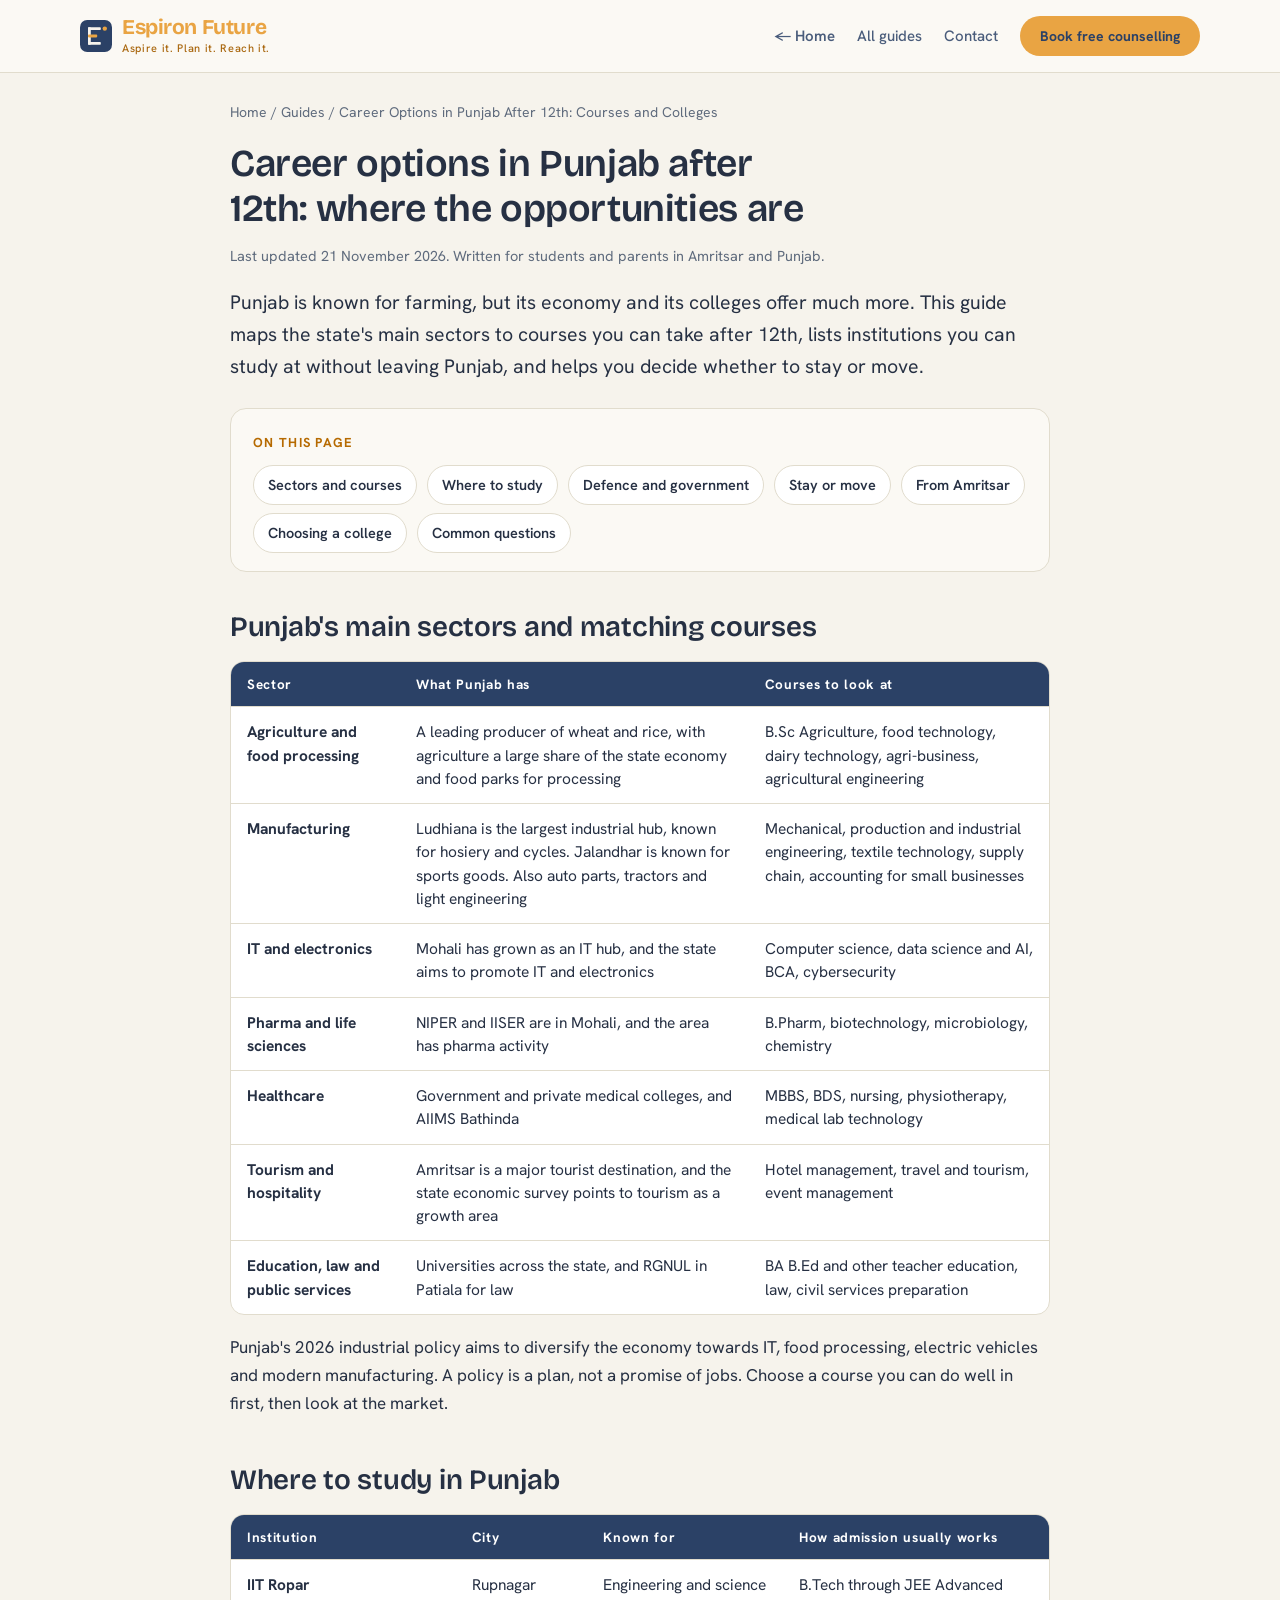
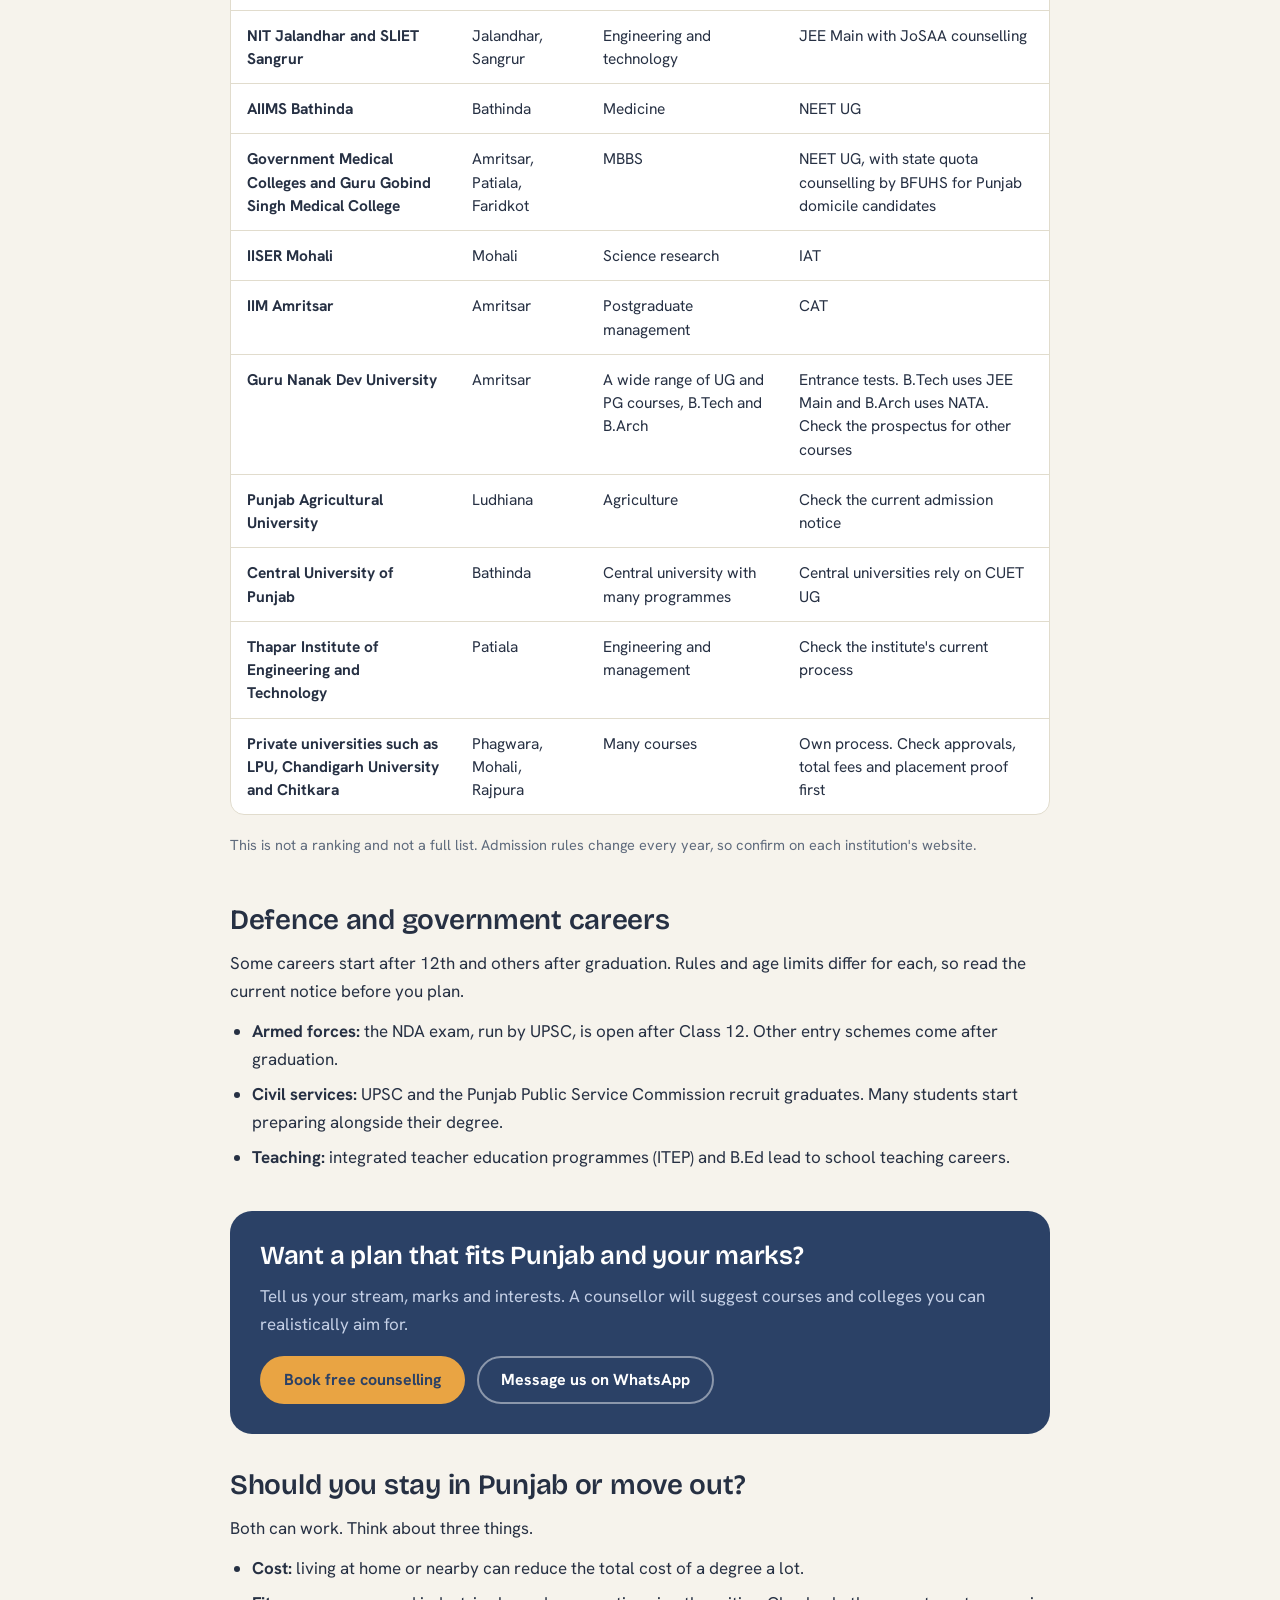
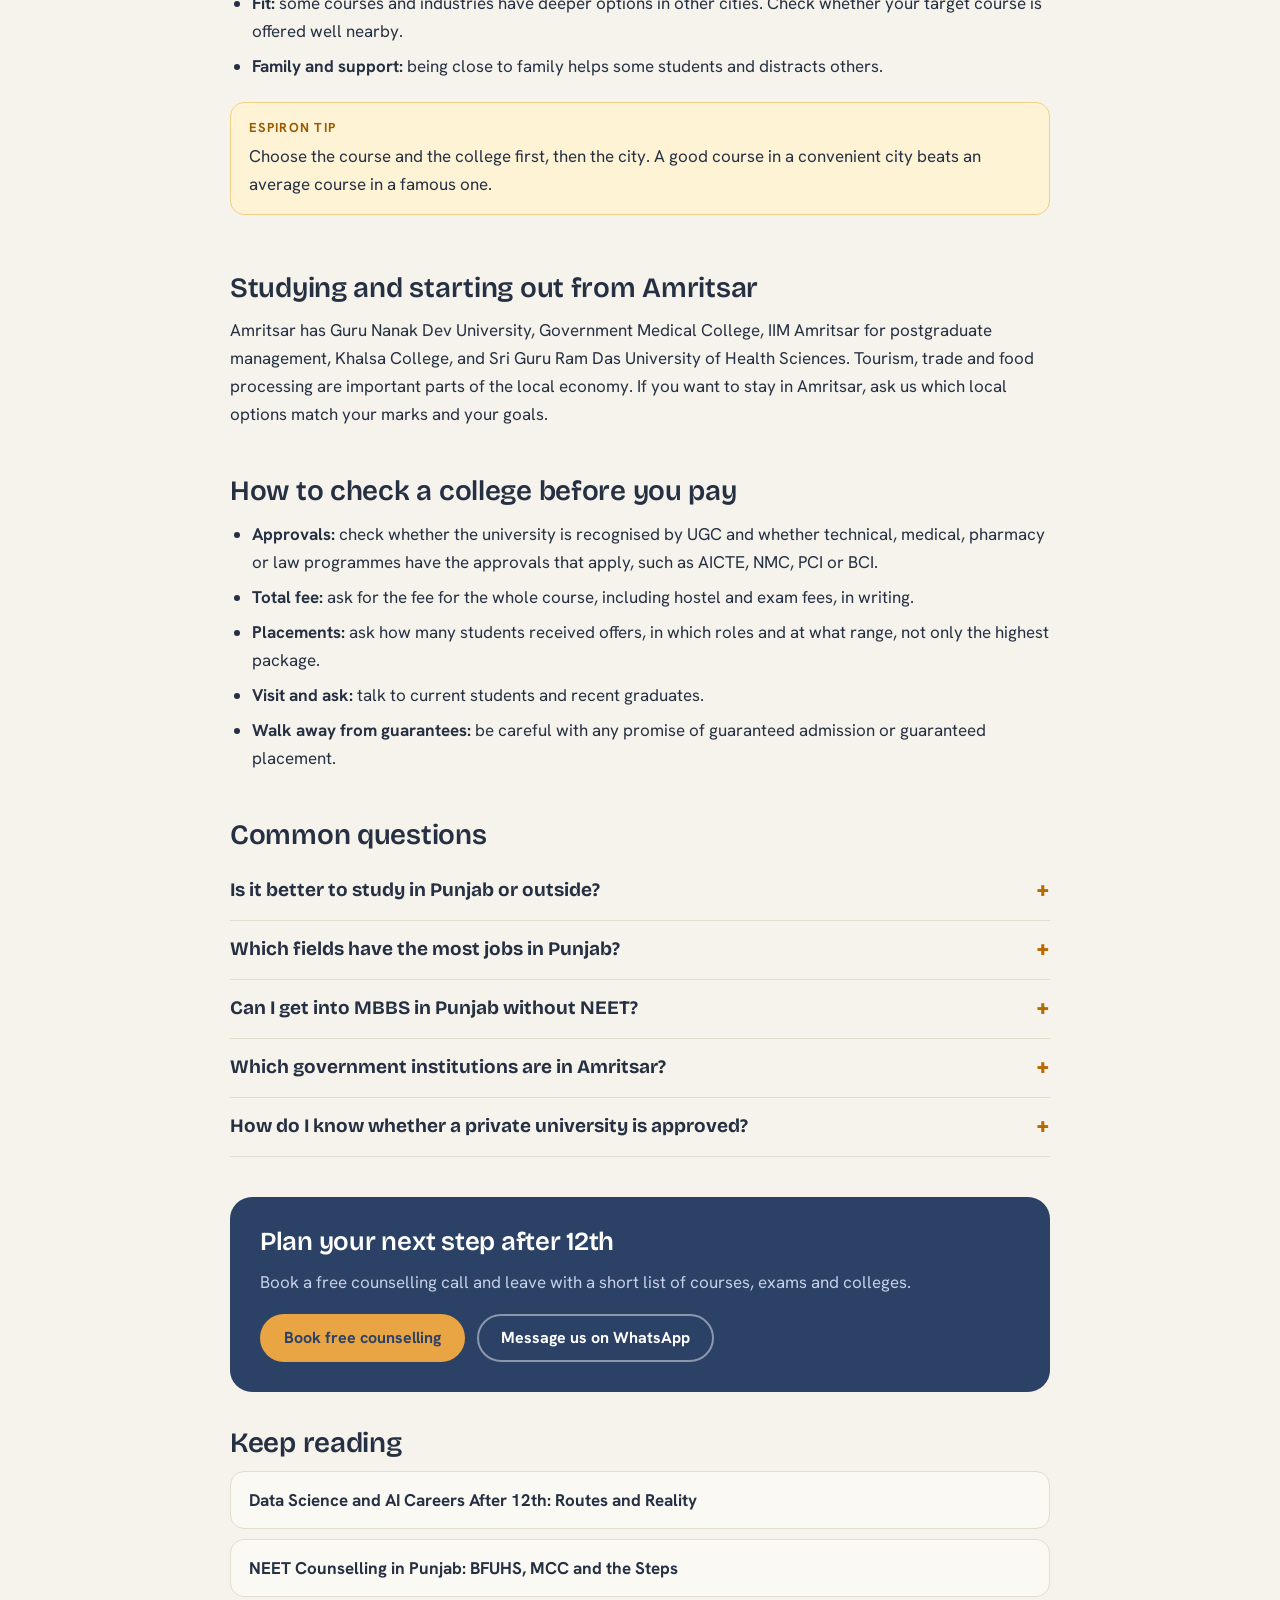
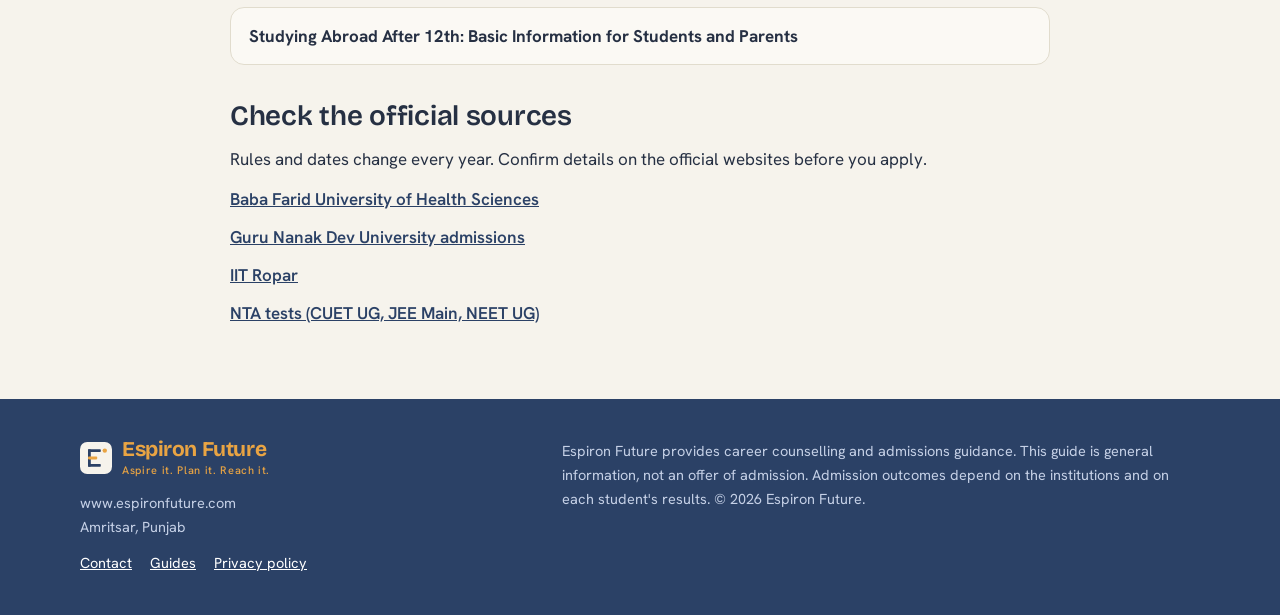
<file: career-options-in-punjab/index.html>
<!DOCTYPE html>
<html lang="en">
<head>
<meta charset="utf-8">
<meta name="viewport" content="width=device-width, initial-scale=1">
<title>Career Options in Punjab After 12th: Courses and Colleges | Espiron Future</title>
<meta name="description" content="Career options in Punjab after 12th: the state&#x27;s main industries, the courses that match them, and key colleges in Amritsar, Ludhiana, Mohali, Jalandhar and more.">
<link rel="canonical" href="https://www.espironfuture.com/career-options-in-punjab/">
<link rel="icon" href="../favicon.svg" type="image/svg+xml">
<meta property="og:type" content="article">
<meta property="og:title" content="Career Options in Punjab After 12th: Courses and Colleges | Espiron Future">
<meta property="og:description" content="Career options in Punjab after 12th: the state&#x27;s main industries, the courses that match them, and key colleges in Amritsar, Ludhiana, Mohali, Jalandhar and more.">
<meta property="og:url" content="https://www.espironfuture.com/career-options-in-punjab/">
<script async src="https://www.googletagmanager.com/gtag/js?id=G-ZYJTKP8LN2"></script>
<script>window.dataLayer=window.dataLayer||[];function gtag(){dataLayer.push(arguments);}gtag("js",new Date());gtag("config","G-ZYJTKP8LN2");</script>
<link rel="preconnect" href="https://fonts.googleapis.com">
<link rel="preconnect" href="https://fonts.gstatic.com" crossorigin>
<link href="https://fonts.googleapis.com/css2?family=Bricolage+Grotesque:opsz,wght@12..96,500;12..96,600;12..96,700;12..96,800&family=Hanken+Grotesk:wght@400;500;600;700&display=swap" rel="stylesheet">
<link rel="stylesheet" href="../guides.css">
<script type="application/ld+json">{"@context": "https://schema.org", "@type": "Article", "headline": "Career options in Punjab after 12th: where the opportunities are", "dateModified": "2026-11-21", "datePublished": "2026-11-21", "author": {"@type": "Organization", "name": "Espiron Future"}, "publisher": {"@type": "Organization", "name": "Espiron Future", "url": "https://www.espironfuture.com/"}, "mainEntityOfPage": "https://www.espironfuture.com/career-options-in-punjab/"}</script>
<script type="application/ld+json">{"@context": "https://schema.org", "@type": "FAQPage", "mainEntity": [{"@type": "Question", "name": "Is it better to study in Punjab or outside?", "acceptedAnswer": {"@type": "Answer", "text": "It depends on the course, your budget and your family. Many strong options exist in Punjab, and some courses have deeper choices elsewhere. Compare real options before you decide."}}, {"@type": "Question", "name": "Which fields have the most jobs in Punjab?", "acceptedAnswer": {"@type": "Answer", "text": "Manufacturing, IT, healthcare and agriculture-based industries are major employers, along with teaching and public services. Demand differs by city, so check the market in the place you want to work."}}, {"@type": "Question", "name": "Can I get into MBBS in Punjab without NEET?", "acceptedAnswer": {"@type": "Answer", "text": "No. Admission to MBBS and BDS, in government and private colleges, is through NEET UG."}}, {"@type": "Question", "name": "Which government institutions are in Amritsar?", "acceptedAnswer": {"@type": "Answer", "text": "Guru Nanak Dev University, Government Medical College and IIM Amritsar are located there."}}, {"@type": "Question", "name": "How do I know whether a private university is approved?", "acceptedAnswer": {"@type": "Answer", "text": "Check the university's recognition with UGC and the approvals of your specific programme. Ask the college for its approval letters."}}]}</script>
<script type="application/ld+json">{"@context": "https://schema.org", "@type": "BreadcrumbList", "itemListElement": [{"@type": "ListItem", "position": 1, "name": "Home", "item": "https://www.espironfuture.com/"}, {"@type": "ListItem", "position": 2, "name": "Career Options in Punjab After 12th: Courses and Colleges", "item": "https://www.espironfuture.com/career-options-in-punjab/"}]}</script>
</head>
<body>
<header class="gnav">
  <div class="gwrap">
    <a class="logo" href="../" aria-label="Espiron Future home"><svg class="lm" width="32" height="32" viewBox="0 0 160 160" role="img" aria-label="Espiron Future logo mark" focusable="false"><rect class="lm-t" width="160" height="160" rx="36"/><rect class="lm-b" x="40" y="36" width="14" height="88" rx="4"/><rect class="lm-b" x="40" y="36" width="64" height="14" rx="4"/><rect class="lm-s" x="40" y="73" width="46" height="14" rx="4"/><rect class="lm-b" x="40" y="110" width="64" height="14" rx="4"/><circle class="lm-s" cx="124" cy="43" r="11"/></svg><span class="lw"><span class="ln">Espiron<span>Future</span></span><span class="lt">Aspire it. Plan it. Reach it.</span></span></a>
    <nav aria-label="Main">
      <a class="navhome" href="../">&larr; Home</a>
      <a href="../#guides">All guides</a>
      <a href="../#contact">Contact</a>
      <a class="btn btn-saffron" href="../#book" data-cta="nav">Book free counselling</a>
    </nav>
  </div>
</header>
<main class="article">
  <nav class="crumbs" aria-label="Breadcrumb"><a href="../">Home</a> / <a href="../#guides">Guides</a> / Career Options in Punjab After 12th: Courses and Colleges</nav>
  <h1>Career options in Punjab after 12th: where the opportunities are</h1>
  <p class="meta">Last updated 21 November 2026. Written for students and parents in Amritsar and Punjab.</p>
  <p class="intro">Punjab is known for farming, but its economy and its colleges offer much more. This guide maps the state's main sectors to courses you can take after 12th, lists institutions you can study at without leaving Punjab, and helps you decide whether to stay or move.</p>
  <nav class="toc" aria-label="On this page"><strong>On this page</strong><ul><li><a href="#sectors">Sectors and courses</a></li><li><a href="#colleges">Where to study</a></li><li><a href="#services">Defence and government</a></li><li><a href="#stay">Stay or move</a></li><li><a href="#amritsar">From Amritsar</a></li><li><a href="#college-check">Choosing a college</a></li><li><a href="#faq">Common questions</a></li></ul></nav>
<section id="sectors"><h2>Punjab's main sectors and matching courses</h2><div class='tablewrap'><table><thead><tr><th>Sector</th><th>What Punjab has</th><th>Courses to look at</th></tr></thead><tbody><tr><td data-label="Sector">Agriculture and food processing</td><td data-label="What Punjab has">A leading producer of wheat and rice, with agriculture a large share of the state economy and food parks for processing</td><td data-label="Courses to look at">B.Sc Agriculture, food technology, dairy technology, agri-business, agricultural engineering</td></tr><tr><td data-label="Sector">Manufacturing</td><td data-label="What Punjab has">Ludhiana is the largest industrial hub, known for hosiery and cycles. Jalandhar is known for sports goods. Also auto parts, tractors and light engineering</td><td data-label="Courses to look at">Mechanical, production and industrial engineering, textile technology, supply chain, accounting for small businesses</td></tr><tr><td data-label="Sector">IT and electronics</td><td data-label="What Punjab has">Mohali has grown as an IT hub, and the state aims to promote IT and electronics</td><td data-label="Courses to look at">Computer science, data science and AI, BCA, cybersecurity</td></tr><tr><td data-label="Sector">Pharma and life sciences</td><td data-label="What Punjab has">NIPER and IISER are in Mohali, and the area has pharma activity</td><td data-label="Courses to look at">B.Pharm, biotechnology, microbiology, chemistry</td></tr><tr><td data-label="Sector">Healthcare</td><td data-label="What Punjab has">Government and private medical colleges, and AIIMS Bathinda</td><td data-label="Courses to look at">MBBS, BDS, nursing, physiotherapy, medical lab technology</td></tr><tr><td data-label="Sector">Tourism and hospitality</td><td data-label="What Punjab has">Amritsar is a major tourist destination, and the state economic survey points to tourism as a growth area</td><td data-label="Courses to look at">Hotel management, travel and tourism, event management</td></tr><tr><td data-label="Sector">Education, law and public services</td><td data-label="What Punjab has">Universities across the state, and RGNUL in Patiala for law</td><td data-label="Courses to look at">BA B.Ed and other teacher education, law, civil services preparation</td></tr></tbody></table></div><p>Punjab's 2026 industrial policy aims to diversify the economy towards IT, food processing, electric vehicles and modern manufacturing. A policy is a plan, not a promise of jobs. Choose a course you can do well in first, then look at the market.</p></section>
<section id="colleges"><h2>Where to study in Punjab</h2><div class='tablewrap'><table><thead><tr><th>Institution</th><th>City</th><th>Known for</th><th>How admission usually works</th></tr></thead><tbody><tr><td data-label="Institution">IIT Ropar</td><td data-label="City">Rupnagar</td><td data-label="Known for">Engineering and science</td><td data-label="How admission usually works">B.Tech through JEE Advanced</td></tr><tr><td data-label="Institution">NIT Jalandhar and SLIET Sangrur</td><td data-label="City">Jalandhar, Sangrur</td><td data-label="Known for">Engineering and technology</td><td data-label="How admission usually works">JEE Main with JoSAA counselling</td></tr><tr><td data-label="Institution">AIIMS Bathinda</td><td data-label="City">Bathinda</td><td data-label="Known for">Medicine</td><td data-label="How admission usually works">NEET UG</td></tr><tr><td data-label="Institution">Government Medical Colleges and Guru Gobind Singh Medical College</td><td data-label="City">Amritsar, Patiala, Faridkot</td><td data-label="Known for">MBBS</td><td data-label="How admission usually works">NEET UG, with state quota counselling by BFUHS for Punjab domicile candidates</td></tr><tr><td data-label="Institution">IISER Mohali</td><td data-label="City">Mohali</td><td data-label="Known for">Science research</td><td data-label="How admission usually works">IAT</td></tr><tr><td data-label="Institution">IIM Amritsar</td><td data-label="City">Amritsar</td><td data-label="Known for">Postgraduate management</td><td data-label="How admission usually works">CAT</td></tr><tr><td data-label="Institution">Guru Nanak Dev University</td><td data-label="City">Amritsar</td><td data-label="Known for">A wide range of UG and PG courses, B.Tech and B.Arch</td><td data-label="How admission usually works">Entrance tests. B.Tech uses JEE Main and B.Arch uses NATA. Check the prospectus for other courses</td></tr><tr><td data-label="Institution">Punjab Agricultural University</td><td data-label="City">Ludhiana</td><td data-label="Known for">Agriculture</td><td data-label="How admission usually works">Check the current admission notice</td></tr><tr><td data-label="Institution">Central University of Punjab</td><td data-label="City">Bathinda</td><td data-label="Known for">Central university with many programmes</td><td data-label="How admission usually works">Central universities rely on CUET UG</td></tr><tr><td data-label="Institution">Thapar Institute of Engineering and Technology</td><td data-label="City">Patiala</td><td data-label="Known for">Engineering and management</td><td data-label="How admission usually works">Check the institute's current process</td></tr><tr><td data-label="Institution">Private universities such as LPU, Chandigarh University and Chitkara</td><td data-label="City">Phagwara, Mohali, Rajpura</td><td data-label="Known for">Many courses</td><td data-label="How admission usually works">Own process. Check approvals, total fees and placement proof first</td></tr></tbody></table></div><p class='note'>This is not a ranking and not a full list. Admission rules change every year, so confirm on each institution's website.</p></section>
<section id="services"><h2>Defence and government careers</h2><p>Some careers start after 12th and others after graduation. Rules and age limits differ for each, so read the current notice before you plan.</p><ul class='list'><li><b>Armed forces:</b> the NDA exam, run by UPSC, is open after Class 12. Other entry schemes come after graduation.</li><li><b>Civil services:</b> UPSC and the Punjab Public Service Commission recruit graduates. Many students start preparing alongside their degree.</li><li><b>Teaching:</b> integrated teacher education programmes (ITEP) and B.Ed lead to school teaching careers.</li></ul></section>
<div class="cta">
  <h2>Want a plan that fits Punjab and your marks?</h2>
  <p>Tell us your stream, marks and interests. A counsellor will suggest courses and colleges you can realistically aim for.</p>
  <div class="row">
    <a class="btn btn-saffron" href="../#book" data-cta="punjab-mid">Book free counselling</a>
    <a class="btn btn-ghost" href="#" data-wa data-cta="punjab-mid-whatsapp" target="_blank" rel="noopener">Message us on WhatsApp</a>
  </div>
</div>
<section id="stay"><h2>Should you stay in Punjab or move out?</h2><p>Both can work. Think about three things.</p><ul class='list'><li><b>Cost:</b> living at home or nearby can reduce the total cost of a degree a lot.</li><li><b>Fit:</b> some courses and industries have deeper options in other cities. Check whether your target course is offered well nearby.</li><li><b>Family and support:</b> being close to family helps some students and distracts others.</li></ul><div class='tip'><b>Espiron tip</b><p>Choose the course and the college first, then the city. A good course in a convenient city beats an average course in a famous one.</p></div></section>
<section id="amritsar"><h2>Studying and starting out from Amritsar</h2><p>Amritsar has Guru Nanak Dev University, Government Medical College, IIM Amritsar for postgraduate management, Khalsa College, and Sri Guru Ram Das University of Health Sciences. Tourism, trade and food processing are important parts of the local economy. If you want to stay in Amritsar, ask us which local options match your marks and your goals.</p></section>
<section id="college-check"><h2>How to check a college before you pay</h2><ul class='list'><li><b>Approvals:</b> check whether the university is recognised by UGC and whether technical, medical, pharmacy or law programmes have the approvals that apply, such as AICTE, NMC, PCI or BCI.</li><li><b>Total fee:</b> ask for the fee for the whole course, including hostel and exam fees, in writing.</li><li><b>Placements:</b> ask how many students received offers, in which roles and at what range, not only the highest package.</li><li><b>Visit and ask:</b> talk to current students and recent graduates.</li><li><b>Walk away from guarantees:</b> be careful with any promise of guaranteed admission or guaranteed placement.</li></ul></section>

  <section id="faq"><h2>Common questions</h2><div class="faq"><details><summary>Is it better to study in Punjab or outside?</summary><p>It depends on the course, your budget and your family. Many strong options exist in Punjab, and some courses have deeper choices elsewhere. Compare real options before you decide.</p></details><details><summary>Which fields have the most jobs in Punjab?</summary><p>Manufacturing, IT, healthcare and agriculture-based industries are major employers, along with teaching and public services. Demand differs by city, so check the market in the place you want to work.</p></details><details><summary>Can I get into MBBS in Punjab without NEET?</summary><p>No. Admission to MBBS and BDS, in government and private colleges, is through NEET UG.</p></details><details><summary>Which government institutions are in Amritsar?</summary><p>Guru Nanak Dev University, Government Medical College and IIM Amritsar are located there.</p></details><details><summary>How do I know whether a private university is approved?</summary><p>Check the university's recognition with UGC and the approvals of your specific programme. Ask the college for its approval letters.</p></details></div></section>
  <div class="cta">
  <h2>Plan your next step after 12th</h2>
  <p>Book a free counselling call and leave with a short list of courses, exams and colleges.</p>
  <div class="row">
    <a class="btn btn-saffron" href="../#book" data-cta="punjab-end">Book free counselling</a>
    <a class="btn btn-ghost" href="#" data-wa data-cta="punjab-end-whatsapp" target="_blank" rel="noopener">Message us on WhatsApp</a>
  </div>
</div>
  <section class="related"><h2>Keep reading</h2><ul><li><a href="../data-science-and-ai-careers-after-12th/">Data Science and AI Careers After 12th: Routes and Reality</a></li><li><a href="../neet-counselling-in-punjab/">NEET Counselling in Punjab: BFUHS, MCC and the Steps</a></li><li><a href="../study-abroad-after-12th/">Studying Abroad After 12th: Basic Information for Students and Parents</a></li></ul></section>
  <section class="official"><h2>Check the official sources</h2><p>Rules and dates change every year. Confirm details on the official websites before you apply.</p><ul><li><a href="https://bfuhs.ac.in" target="_blank" rel="noopener">Baba Farid University of Health Sciences</a></li><li><a href="https://gnduadmissions.org" target="_blank" rel="noopener">Guru Nanak Dev University admissions</a></li><li><a href="https://www.iitrpr.ac.in" target="_blank" rel="noopener">IIT Ropar</a></li><li><a href="https://nta.ac.in" target="_blank" rel="noopener">NTA tests (CUET UG, JEE Main, NEET UG)</a></li></ul></section>
</main>
<footer class="gfoot">
  <div class="gwrap">
    <div>
      <a class="logo" href="../" aria-label="Espiron Future home"><svg class="lm" width="32" height="32" viewBox="0 0 160 160" role="img" aria-label="Espiron Future logo mark" focusable="false"><rect class="lm-t" width="160" height="160" rx="36"/><rect class="lm-b" x="40" y="36" width="14" height="88" rx="4"/><rect class="lm-b" x="40" y="36" width="64" height="14" rx="4"/><rect class="lm-s" x="40" y="73" width="46" height="14" rx="4"/><rect class="lm-b" x="40" y="110" width="64" height="14" rx="4"/><circle class="lm-s" cx="124" cy="43" r="11"/></svg><span class="lw"><span class="ln">Espiron<span>Future</span></span><span class="lt">Aspire it. Plan it. Reach it.</span></span></a>
      <p style="margin-top:10px">www.espironfuture.com<br>Amritsar, Punjab</p>
      <div class="links"><a href="../#contact">Contact</a><a href="../#guides">Guides</a><a href="../#privacy">Privacy policy</a></div>
    </div>
    <p>Espiron Future provides career counselling and admissions guidance. This guide is general information, not an offer of admission. Admission outcomes depend on the institutions and on each student's results. &copy; 2026 Espiron Future.</p>
  </div>
</footer>
<script src="../guides.js"></script>
</body>
</html>
</file>
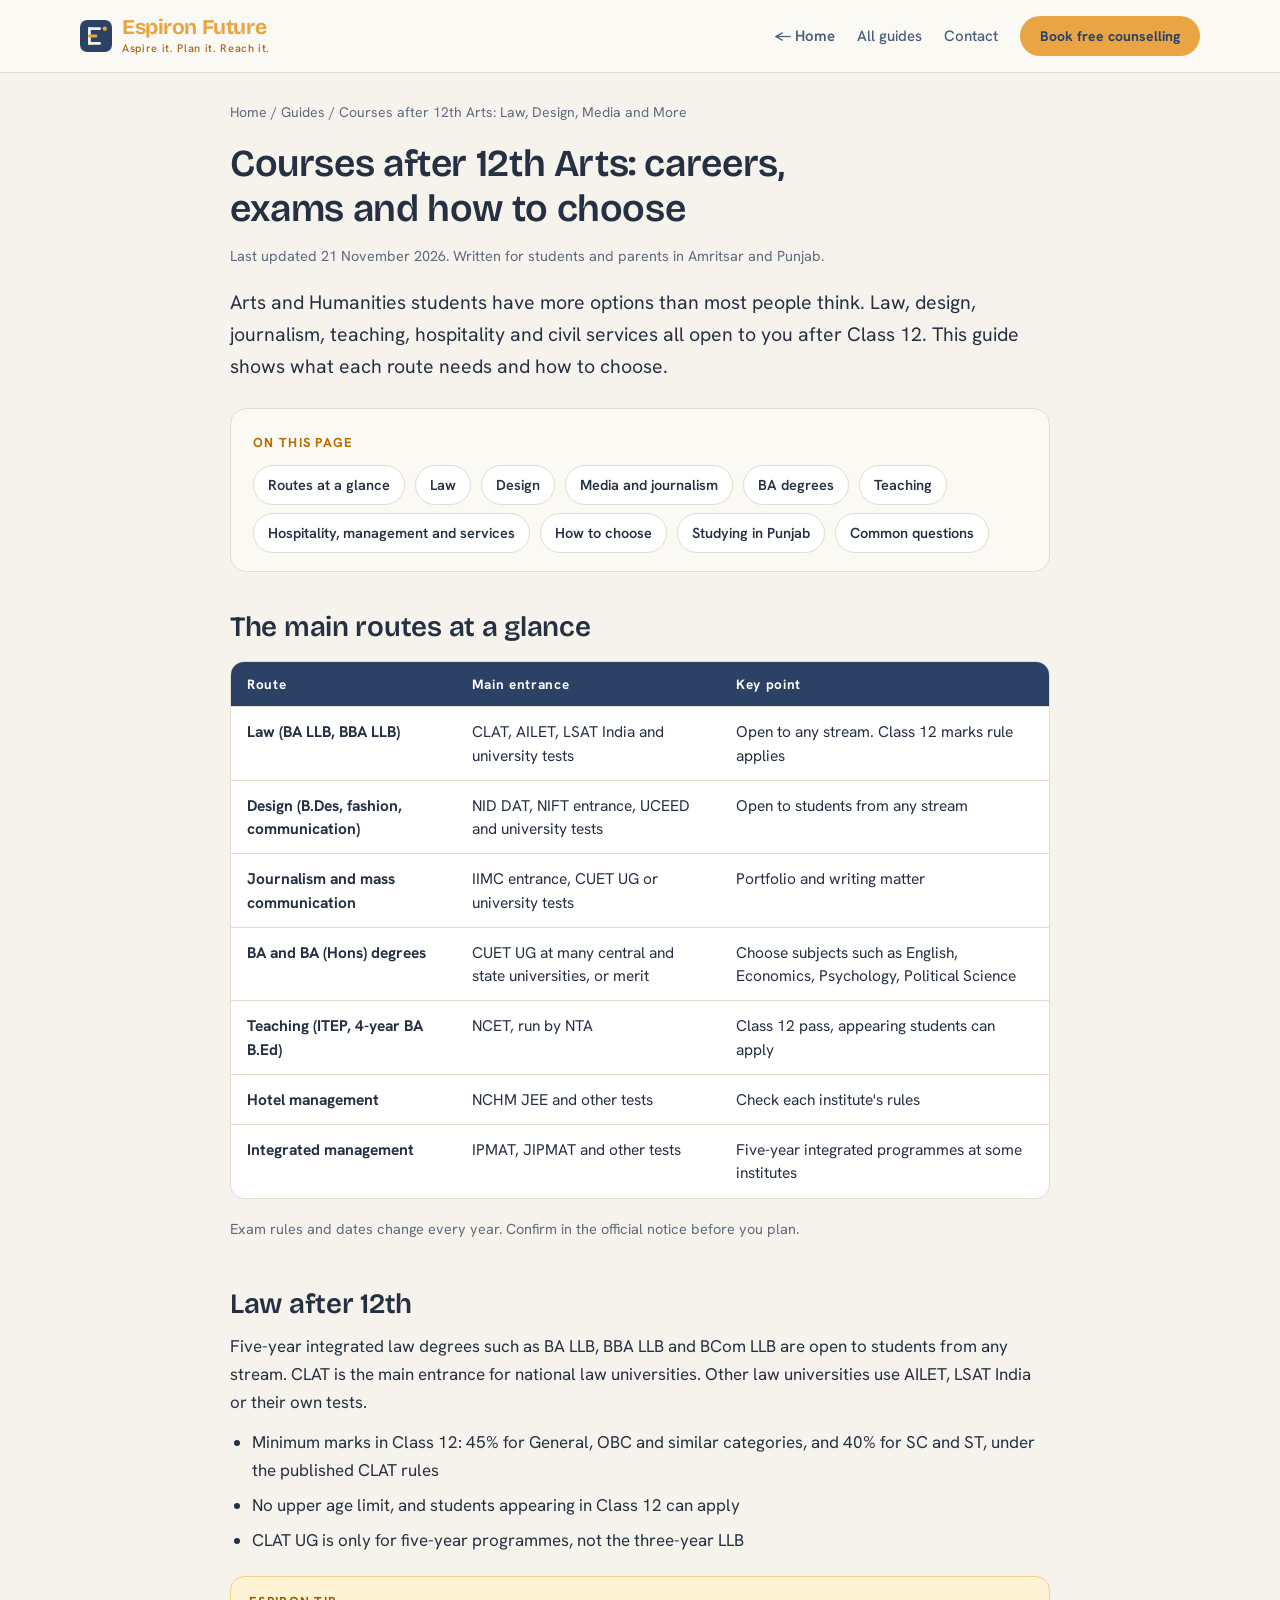
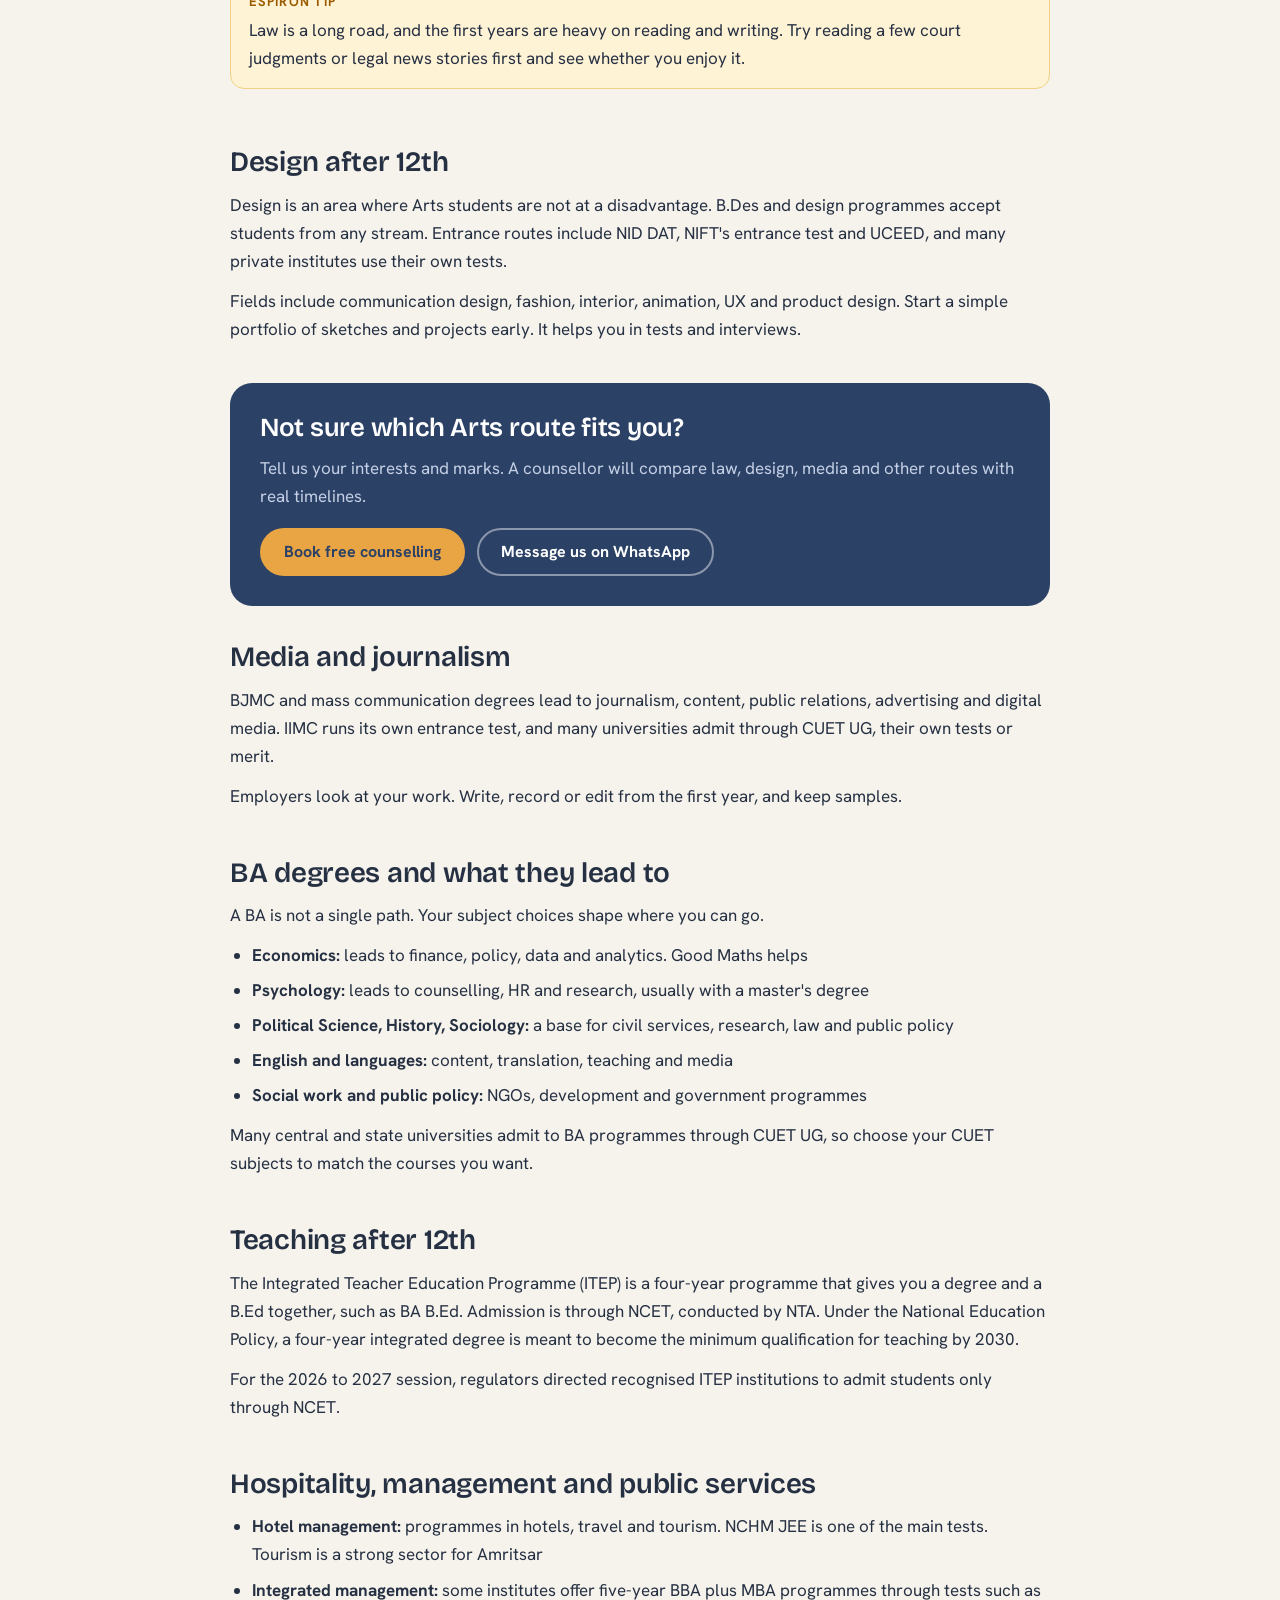
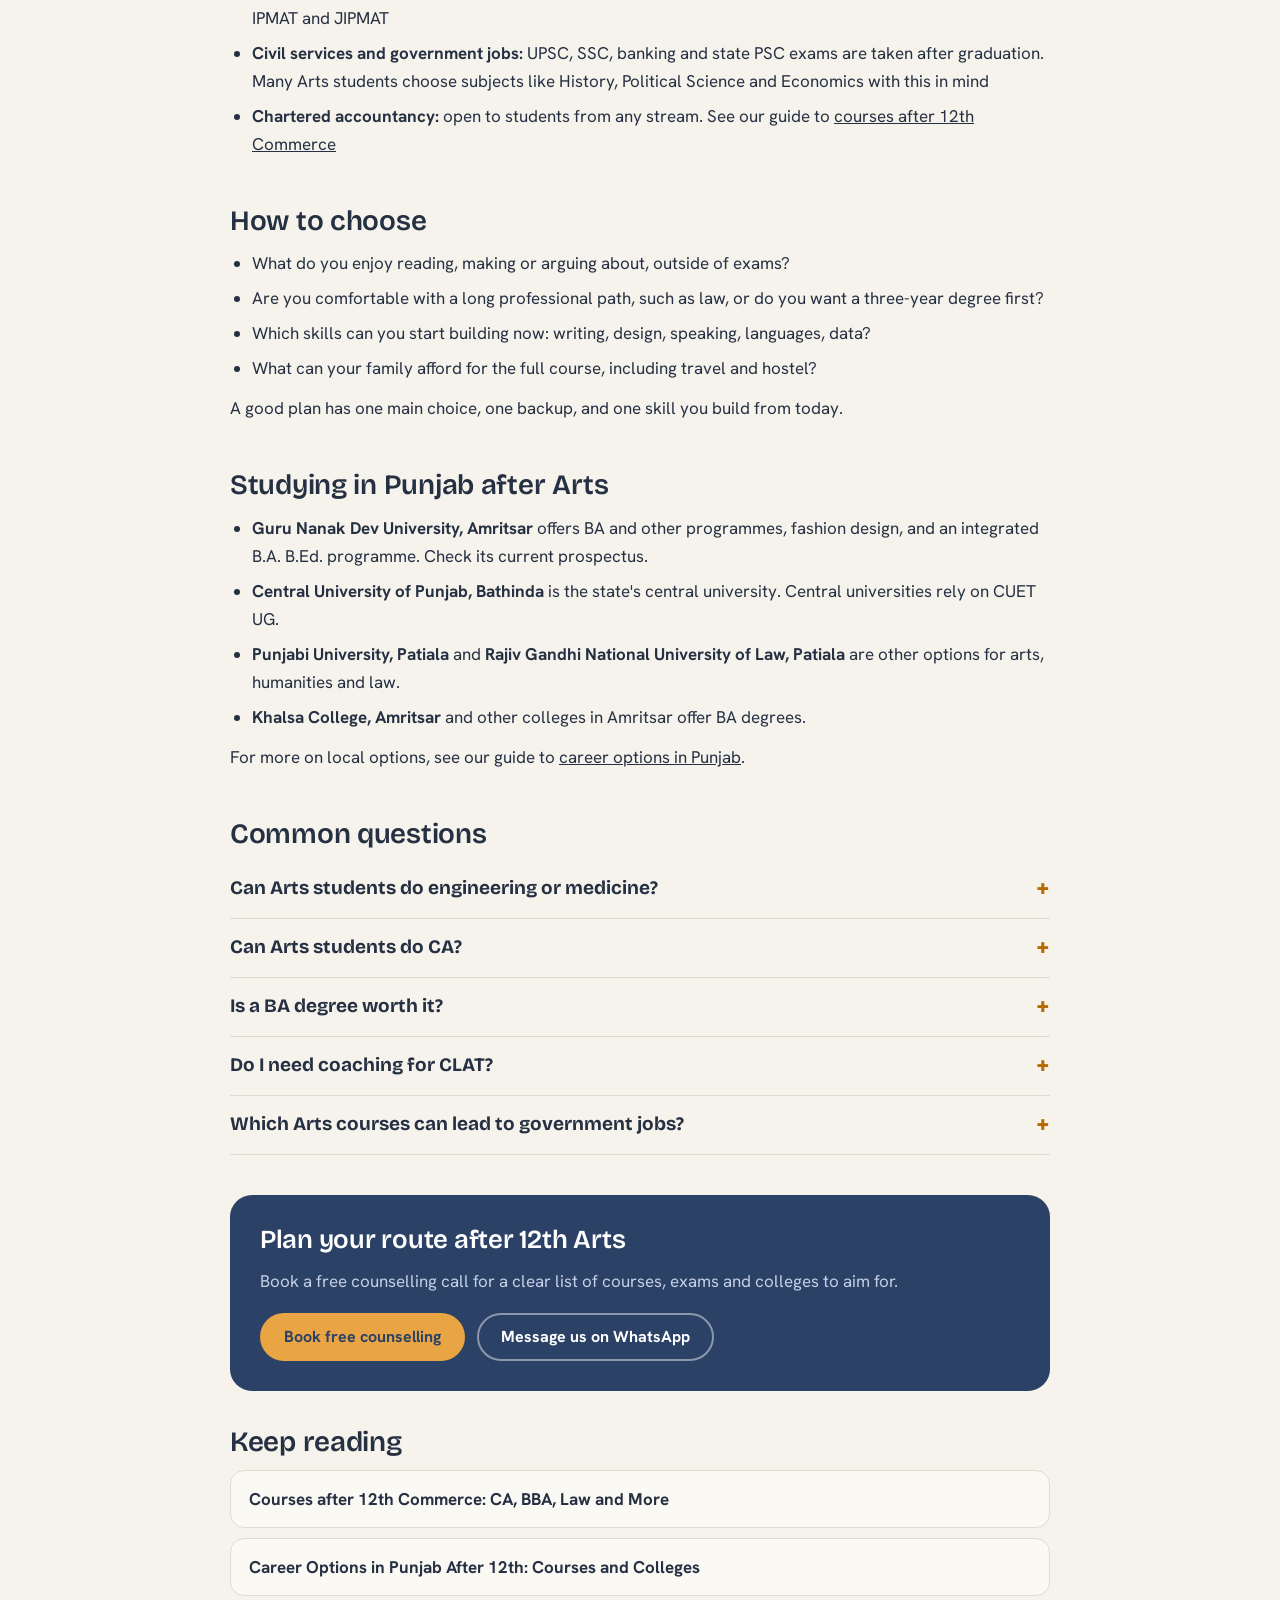
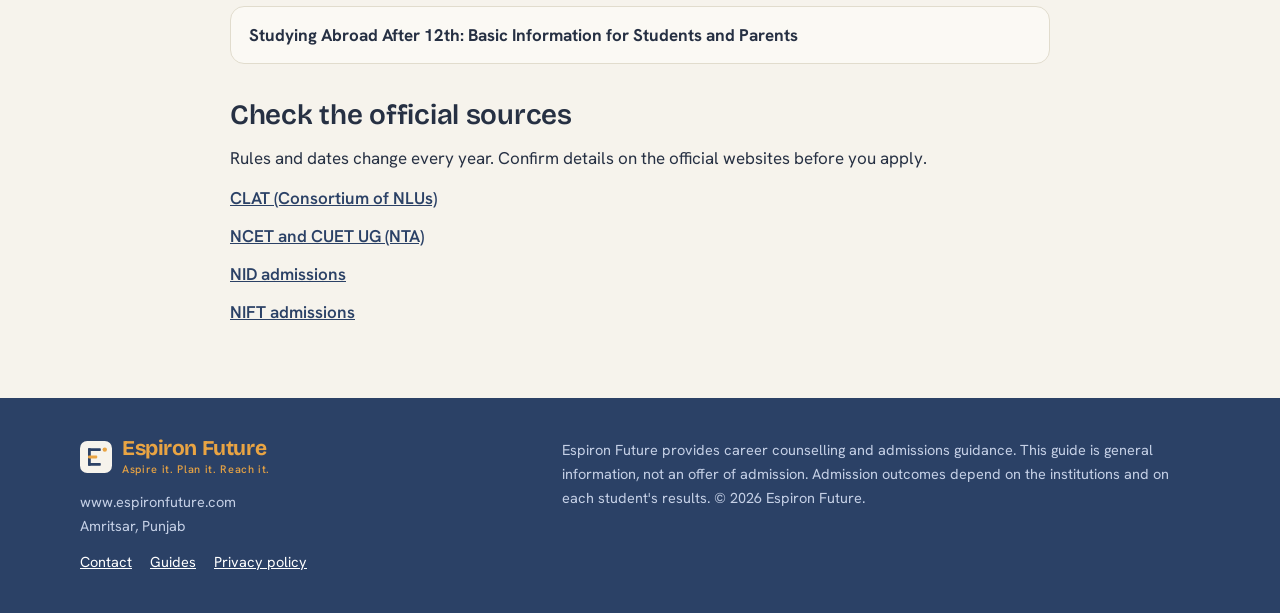
<file: courses-after-12th-arts/index.html>
<!DOCTYPE html>
<html lang="en">
<head>
<meta charset="utf-8">
<meta name="viewport" content="width=device-width, initial-scale=1">
<title>Courses after 12th Arts: Law, Design, Media and More | Espiron Future</title>
<meta name="description" content="Courses after 12th Arts and Humanities in India: law, design, journalism, teaching, hospitality and BA degrees, with the exams each one uses. For students in Amritsar and Punjab.">
<link rel="canonical" href="https://www.espironfuture.com/courses-after-12th-arts/">
<link rel="icon" href="../favicon.svg" type="image/svg+xml">
<meta property="og:type" content="article">
<meta property="og:title" content="Courses after 12th Arts: Law, Design, Media and More | Espiron Future">
<meta property="og:description" content="Courses after 12th Arts and Humanities in India: law, design, journalism, teaching, hospitality and BA degrees, with the exams each one uses. For students in Amritsar and Punjab.">
<meta property="og:url" content="https://www.espironfuture.com/courses-after-12th-arts/">
<script async src="https://www.googletagmanager.com/gtag/js?id=G-ZYJTKP8LN2"></script>
<script>window.dataLayer=window.dataLayer||[];function gtag(){dataLayer.push(arguments);}gtag("js",new Date());gtag("config","G-ZYJTKP8LN2");</script>
<link rel="preconnect" href="https://fonts.googleapis.com">
<link rel="preconnect" href="https://fonts.gstatic.com" crossorigin>
<link href="https://fonts.googleapis.com/css2?family=Bricolage+Grotesque:opsz,wght@12..96,500;12..96,600;12..96,700;12..96,800&family=Hanken+Grotesk:wght@400;500;600;700&display=swap" rel="stylesheet">
<link rel="stylesheet" href="../guides.css">
<script type="application/ld+json">{"@context": "https://schema.org", "@type": "Article", "headline": "Courses after 12th Arts: careers, exams and how to choose", "dateModified": "2026-11-21", "datePublished": "2026-11-21", "author": {"@type": "Organization", "name": "Espiron Future"}, "publisher": {"@type": "Organization", "name": "Espiron Future", "url": "https://www.espironfuture.com/"}, "mainEntityOfPage": "https://www.espironfuture.com/courses-after-12th-arts/"}</script>
<script type="application/ld+json">{"@context": "https://schema.org", "@type": "FAQPage", "mainEntity": [{"@type": "Question", "name": "Can Arts students do engineering or medicine?", "acceptedAnswer": {"@type": "Answer", "text": "Not directly. B.Tech through JEE Main needs Physics and Maths, and NEET needs Physics, Chemistry and Biology. There are many strong options in law, design, media, teaching, hospitality and management instead."}}, {"@type": "Question", "name": "Can Arts students do CA?", "acceptedAnswer": {"@type": "Answer", "text": "Yes. Chartered accountancy is open to students from any stream after Class 12."}}, {"@type": "Question", "name": "Is a BA degree worth it?", "acceptedAnswer": {"@type": "Answer", "text": "It can be, if you choose the subjects and skills with a plan. A BA with strong skills in writing, data or languages opens many doors."}}, {"@type": "Question", "name": "Do I need coaching for CLAT?", "acceptedAnswer": {"@type": "Answer", "text": "Many students prepare with coaching and others with self-study. What matters is regular reading, practice tests and honest review. A counsellor can help you plan."}}, {"@type": "Question", "name": "Which Arts courses can lead to government jobs?", "acceptedAnswer": {"@type": "Answer", "text": "Most government exams, such as UPSC, SSC and banking, are open to graduates of any stream. Many Arts students prepare alongside a degree in subjects like History, Political Science or Economics."}}]}</script>
<script type="application/ld+json">{"@context": "https://schema.org", "@type": "BreadcrumbList", "itemListElement": [{"@type": "ListItem", "position": 1, "name": "Home", "item": "https://www.espironfuture.com/"}, {"@type": "ListItem", "position": 2, "name": "Courses after 12th Arts: Law, Design, Media and More", "item": "https://www.espironfuture.com/courses-after-12th-arts/"}]}</script>
</head>
<body>
<header class="gnav">
  <div class="gwrap">
    <a class="logo" href="../" aria-label="Espiron Future home"><svg class="lm" width="32" height="32" viewBox="0 0 160 160" role="img" aria-label="Espiron Future logo mark" focusable="false"><rect class="lm-t" width="160" height="160" rx="36"/><rect class="lm-b" x="40" y="36" width="14" height="88" rx="4"/><rect class="lm-b" x="40" y="36" width="64" height="14" rx="4"/><rect class="lm-s" x="40" y="73" width="46" height="14" rx="4"/><rect class="lm-b" x="40" y="110" width="64" height="14" rx="4"/><circle class="lm-s" cx="124" cy="43" r="11"/></svg><span class="lw"><span class="ln">Espiron<span>Future</span></span><span class="lt">Aspire it. Plan it. Reach it.</span></span></a>
    <nav aria-label="Main">
      <a class="navhome" href="../">&larr; Home</a>
      <a href="../#guides">All guides</a>
      <a href="../#contact">Contact</a>
      <a class="btn btn-saffron" href="../#book" data-cta="nav">Book free counselling</a>
    </nav>
  </div>
</header>
<main class="article">
  <nav class="crumbs" aria-label="Breadcrumb"><a href="../">Home</a> / <a href="../#guides">Guides</a> / Courses after 12th Arts: Law, Design, Media and More</nav>
  <h1>Courses after 12th Arts: careers, exams and how to choose</h1>
  <p class="meta">Last updated 21 November 2026. Written for students and parents in Amritsar and Punjab.</p>
  <p class="intro">Arts and Humanities students have more options than most people think. Law, design, journalism, teaching, hospitality and civil services all open to you after Class 12. This guide shows what each route needs and how to choose.</p>
  <nav class="toc" aria-label="On this page"><strong>On this page</strong><ul><li><a href="#map">Routes at a glance</a></li><li><a href="#law">Law</a></li><li><a href="#design">Design</a></li><li><a href="#media">Media and journalism</a></li><li><a href="#ba">BA degrees</a></li><li><a href="#teaching">Teaching</a></li><li><a href="#other">Hospitality, management and services</a></li><li><a href="#choose">How to choose</a></li><li><a href="#punjab">Studying in Punjab</a></li><li><a href="#faq">Common questions</a></li></ul></nav>
<section id="map"><h2>The main routes at a glance</h2><div class='tablewrap'><table><thead><tr><th>Route</th><th>Main entrance</th><th>Key point</th></tr></thead><tbody><tr><td data-label="Route">Law (BA LLB, BBA LLB)</td><td data-label="Main entrance">CLAT, AILET, LSAT India and university tests</td><td data-label="Key point">Open to any stream. Class 12 marks rule applies</td></tr><tr><td data-label="Route">Design (B.Des, fashion, communication)</td><td data-label="Main entrance">NID DAT, NIFT entrance, UCEED and university tests</td><td data-label="Key point">Open to students from any stream</td></tr><tr><td data-label="Route">Journalism and mass communication</td><td data-label="Main entrance">IIMC entrance, CUET UG or university tests</td><td data-label="Key point">Portfolio and writing matter</td></tr><tr><td data-label="Route">BA and BA (Hons) degrees</td><td data-label="Main entrance">CUET UG at many central and state universities, or merit</td><td data-label="Key point">Choose subjects such as English, Economics, Psychology, Political Science</td></tr><tr><td data-label="Route">Teaching (ITEP, 4-year BA B.Ed)</td><td data-label="Main entrance">NCET, run by NTA</td><td data-label="Key point">Class 12 pass, appearing students can apply</td></tr><tr><td data-label="Route">Hotel management</td><td data-label="Main entrance">NCHM JEE and other tests</td><td data-label="Key point">Check each institute's rules</td></tr><tr><td data-label="Route">Integrated management</td><td data-label="Main entrance">IPMAT, JIPMAT and other tests</td><td data-label="Key point">Five-year integrated programmes at some institutes</td></tr></tbody></table></div><p class='note'>Exam rules and dates change every year. Confirm in the official notice before you plan.</p></section>
<section id="law"><h2>Law after 12th</h2><p>Five-year integrated law degrees such as BA LLB, BBA LLB and BCom LLB are open to students from any stream. CLAT is the main entrance for national law universities. Other law universities use AILET, LSAT India or their own tests.</p><ul class='list'><li>Minimum marks in Class 12: 45% for General, OBC and similar categories, and 40% for SC and ST, under the published CLAT rules</li><li>No upper age limit, and students appearing in Class 12 can apply</li><li>CLAT UG is only for five-year programmes, not the three-year LLB</li></ul><div class='tip'><b>Espiron tip</b><p>Law is a long road, and the first years are heavy on reading and writing. Try reading a few court judgments or legal news stories first and see whether you enjoy it.</p></div></section>
<section id="design"><h2>Design after 12th</h2><p>Design is an area where Arts students are not at a disadvantage. B.Des and design programmes accept students from any stream. Entrance routes include NID DAT, NIFT's entrance test and UCEED, and many private institutes use their own tests.</p><p>Fields include communication design, fashion, interior, animation, UX and product design. Start a simple portfolio of sketches and projects early. It helps you in tests and interviews.</p></section>
<div class="cta">
  <h2>Not sure which Arts route fits you?</h2>
  <p>Tell us your interests and marks. A counsellor will compare law, design, media and other routes with real timelines.</p>
  <div class="row">
    <a class="btn btn-saffron" href="../#book" data-cta="arts-mid">Book free counselling</a>
    <a class="btn btn-ghost" href="#" data-wa data-cta="arts-mid-whatsapp" target="_blank" rel="noopener">Message us on WhatsApp</a>
  </div>
</div>
<section id="media"><h2>Media and journalism</h2><p>BJMC and mass communication degrees lead to journalism, content, public relations, advertising and digital media. IIMC runs its own entrance test, and many universities admit through CUET UG, their own tests or merit.</p><p>Employers look at your work. Write, record or edit from the first year, and keep samples.</p></section>
<section id="ba"><h2>BA degrees and what they lead to</h2><p>A BA is not a single path. Your subject choices shape where you can go.</p><ul class='list'><li><b>Economics:</b> leads to finance, policy, data and analytics. Good Maths helps</li><li><b>Psychology:</b> leads to counselling, HR and research, usually with a master's degree</li><li><b>Political Science, History, Sociology:</b> a base for civil services, research, law and public policy</li><li><b>English and languages:</b> content, translation, teaching and media</li><li><b>Social work and public policy:</b> NGOs, development and government programmes</li></ul><p>Many central and state universities admit to BA programmes through CUET UG, so choose your CUET subjects to match the courses you want.</p></section>
<section id="teaching"><h2>Teaching after 12th</h2><p>The Integrated Teacher Education Programme (ITEP) is a four-year programme that gives you a degree and a B.Ed together, such as BA B.Ed. Admission is through NCET, conducted by NTA. Under the National Education Policy, a four-year integrated degree is meant to become the minimum qualification for teaching by 2030.</p><p>For the 2026 to 2027 session, regulators directed recognised ITEP institutions to admit students only through NCET.</p></section>
<section id="other"><h2>Hospitality, management and public services</h2><ul class='list'><li><b>Hotel management:</b> programmes in hotels, travel and tourism. NCHM JEE is one of the main tests. Tourism is a strong sector for Amritsar</li><li><b>Integrated management:</b> some institutes offer five-year BBA plus MBA programmes through tests such as IPMAT and JIPMAT</li><li><b>Civil services and government jobs:</b> UPSC, SSC, banking and state PSC exams are taken after graduation. Many Arts students choose subjects like History, Political Science and Economics with this in mind</li><li><b>Chartered accountancy:</b> open to students from any stream. See our guide to <a href='../courses-after-12th-commerce/'>courses after 12th Commerce</a></li></ul></section>
<section id="choose"><h2>How to choose</h2><ul class='list'><li>What do you enjoy reading, making or arguing about, outside of exams?</li><li>Are you comfortable with a long professional path, such as law, or do you want a three-year degree first?</li><li>Which skills can you start building now: writing, design, speaking, languages, data?</li><li>What can your family afford for the full course, including travel and hostel?</li></ul><p>A good plan has one main choice, one backup, and one skill you build from today.</p></section>
<section id="punjab"><h2>Studying in Punjab after Arts</h2><ul class='list'><li><b>Guru Nanak Dev University, Amritsar</b> offers BA and other programmes, fashion design, and an integrated B.A. B.Ed. programme. Check its current prospectus.</li><li><b>Central University of Punjab, Bathinda</b> is the state's central university. Central universities rely on CUET UG.</li><li><b>Punjabi University, Patiala</b> and <b>Rajiv Gandhi National University of Law, Patiala</b> are other options for arts, humanities and law.</li><li><b>Khalsa College, Amritsar</b> and other colleges in Amritsar offer BA degrees.</li></ul><p>For more on local options, see our guide to <a href='../career-options-in-punjab/'>career options in Punjab</a>.</p></section>

  <section id="faq"><h2>Common questions</h2><div class="faq"><details><summary>Can Arts students do engineering or medicine?</summary><p>Not directly. B.Tech through JEE Main needs Physics and Maths, and NEET needs Physics, Chemistry and Biology. There are many strong options in law, design, media, teaching, hospitality and management instead.</p></details><details><summary>Can Arts students do CA?</summary><p>Yes. Chartered accountancy is open to students from any stream after Class 12.</p></details><details><summary>Is a BA degree worth it?</summary><p>It can be, if you choose the subjects and skills with a plan. A BA with strong skills in writing, data or languages opens many doors.</p></details><details><summary>Do I need coaching for CLAT?</summary><p>Many students prepare with coaching and others with self-study. What matters is regular reading, practice tests and honest review. A counsellor can help you plan.</p></details><details><summary>Which Arts courses can lead to government jobs?</summary><p>Most government exams, such as UPSC, SSC and banking, are open to graduates of any stream. Many Arts students prepare alongside a degree in subjects like History, Political Science or Economics.</p></details></div></section>
  <div class="cta">
  <h2>Plan your route after 12th Arts</h2>
  <p>Book a free counselling call for a clear list of courses, exams and colleges to aim for.</p>
  <div class="row">
    <a class="btn btn-saffron" href="../#book" data-cta="arts-end">Book free counselling</a>
    <a class="btn btn-ghost" href="#" data-wa data-cta="arts-end-whatsapp" target="_blank" rel="noopener">Message us on WhatsApp</a>
  </div>
</div>
  <section class="related"><h2>Keep reading</h2><ul><li><a href="../courses-after-12th-commerce/">Courses after 12th Commerce: CA, BBA, Law and More</a></li><li><a href="../career-options-in-punjab/">Career Options in Punjab After 12th: Courses and Colleges</a></li><li><a href="../study-abroad-after-12th/">Studying Abroad After 12th: Basic Information for Students and Parents</a></li></ul></section>
  <section class="official"><h2>Check the official sources</h2><p>Rules and dates change every year. Confirm details on the official websites before you apply.</p><ul><li><a href="https://consortiumofnlus.ac.in" target="_blank" rel="noopener">CLAT (Consortium of NLUs)</a></li><li><a href="https://nta.ac.in" target="_blank" rel="noopener">NCET and CUET UG (NTA)</a></li><li><a href="https://admissions.nid.edu" target="_blank" rel="noopener">NID admissions</a></li><li><a href="https://www.nift.ac.in" target="_blank" rel="noopener">NIFT admissions</a></li></ul></section>
</main>
<footer class="gfoot">
  <div class="gwrap">
    <div>
      <a class="logo" href="../" aria-label="Espiron Future home"><svg class="lm" width="32" height="32" viewBox="0 0 160 160" role="img" aria-label="Espiron Future logo mark" focusable="false"><rect class="lm-t" width="160" height="160" rx="36"/><rect class="lm-b" x="40" y="36" width="14" height="88" rx="4"/><rect class="lm-b" x="40" y="36" width="64" height="14" rx="4"/><rect class="lm-s" x="40" y="73" width="46" height="14" rx="4"/><rect class="lm-b" x="40" y="110" width="64" height="14" rx="4"/><circle class="lm-s" cx="124" cy="43" r="11"/></svg><span class="lw"><span class="ln">Espiron<span>Future</span></span><span class="lt">Aspire it. Plan it. Reach it.</span></span></a>
      <p style="margin-top:10px">www.espironfuture.com<br>Amritsar, Punjab</p>
      <div class="links"><a href="../#contact">Contact</a><a href="../#guides">Guides</a><a href="../#privacy">Privacy policy</a></div>
    </div>
    <p>Espiron Future provides career counselling and admissions guidance. This guide is general information, not an offer of admission. Admission outcomes depend on the institutions and on each student's results. &copy; 2026 Espiron Future.</p>
  </div>
</footer>
<script src="../guides.js"></script>
</body>
</html>
</file>
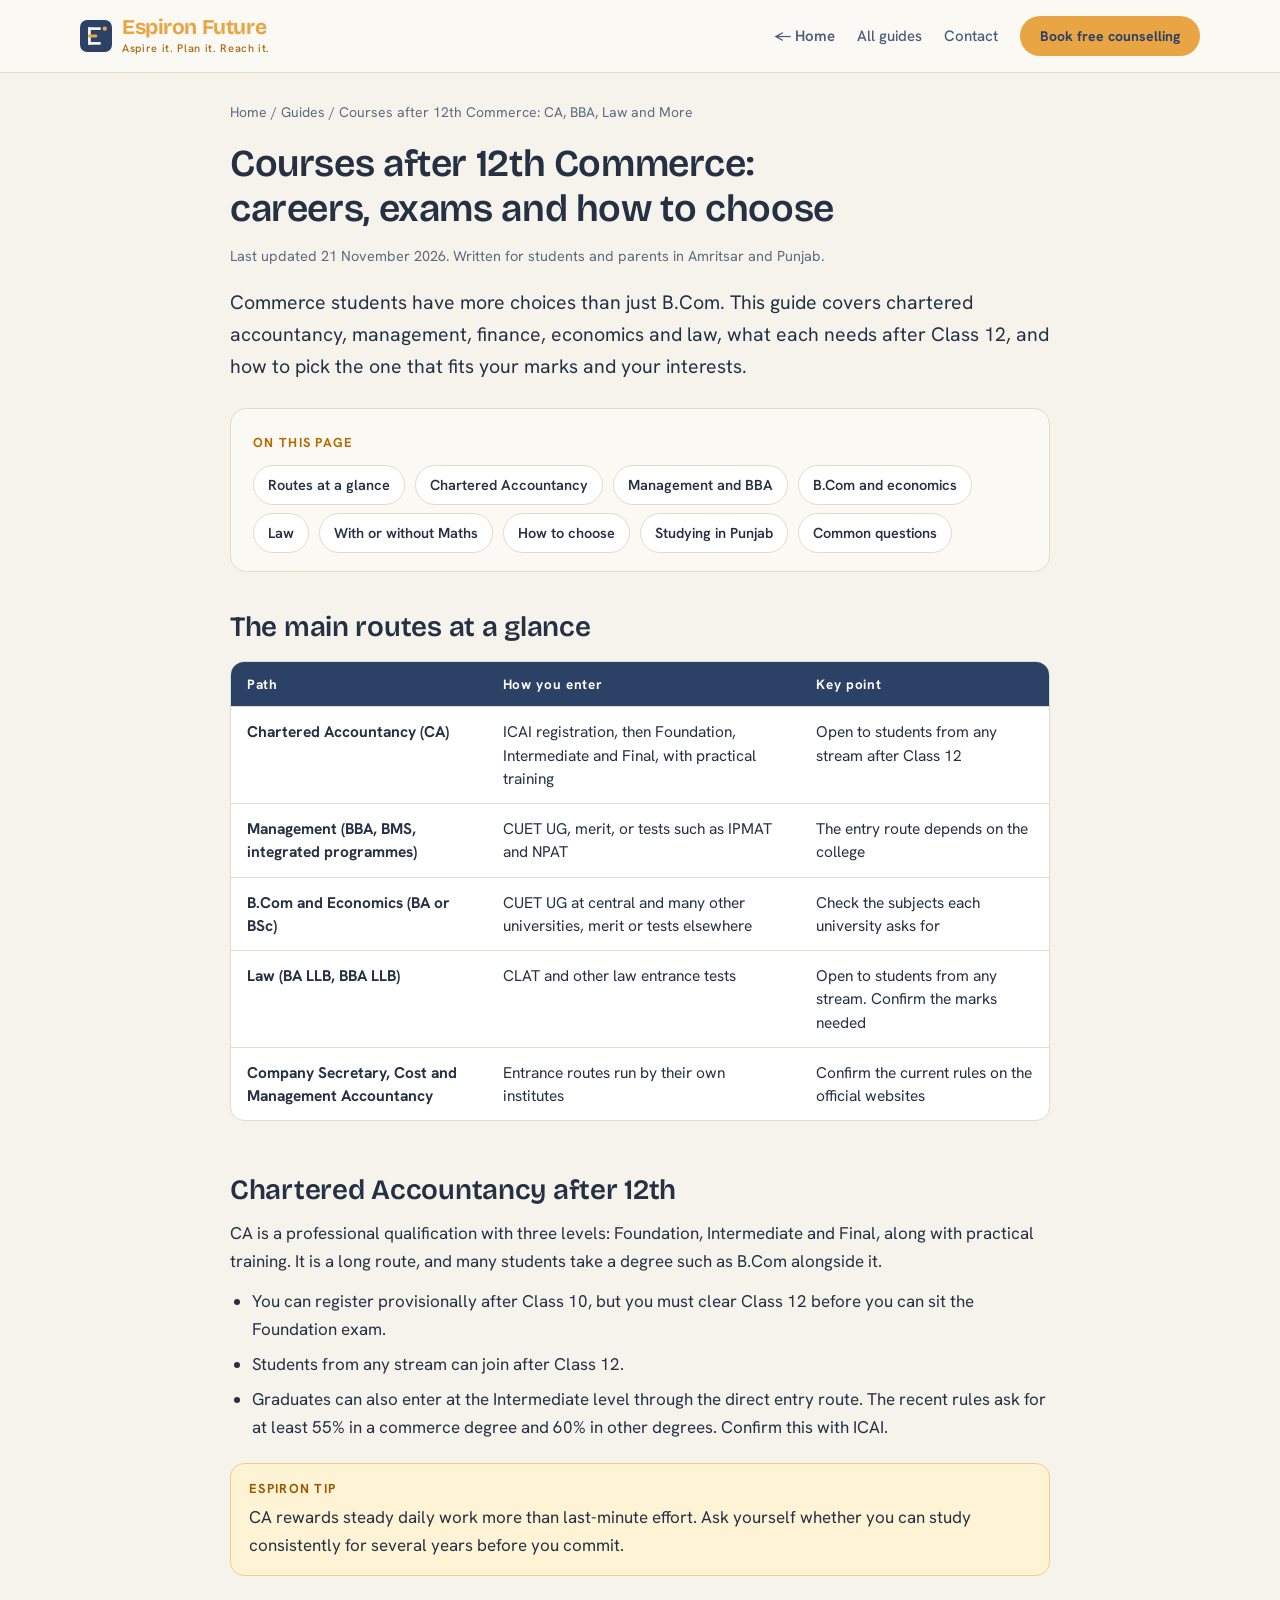
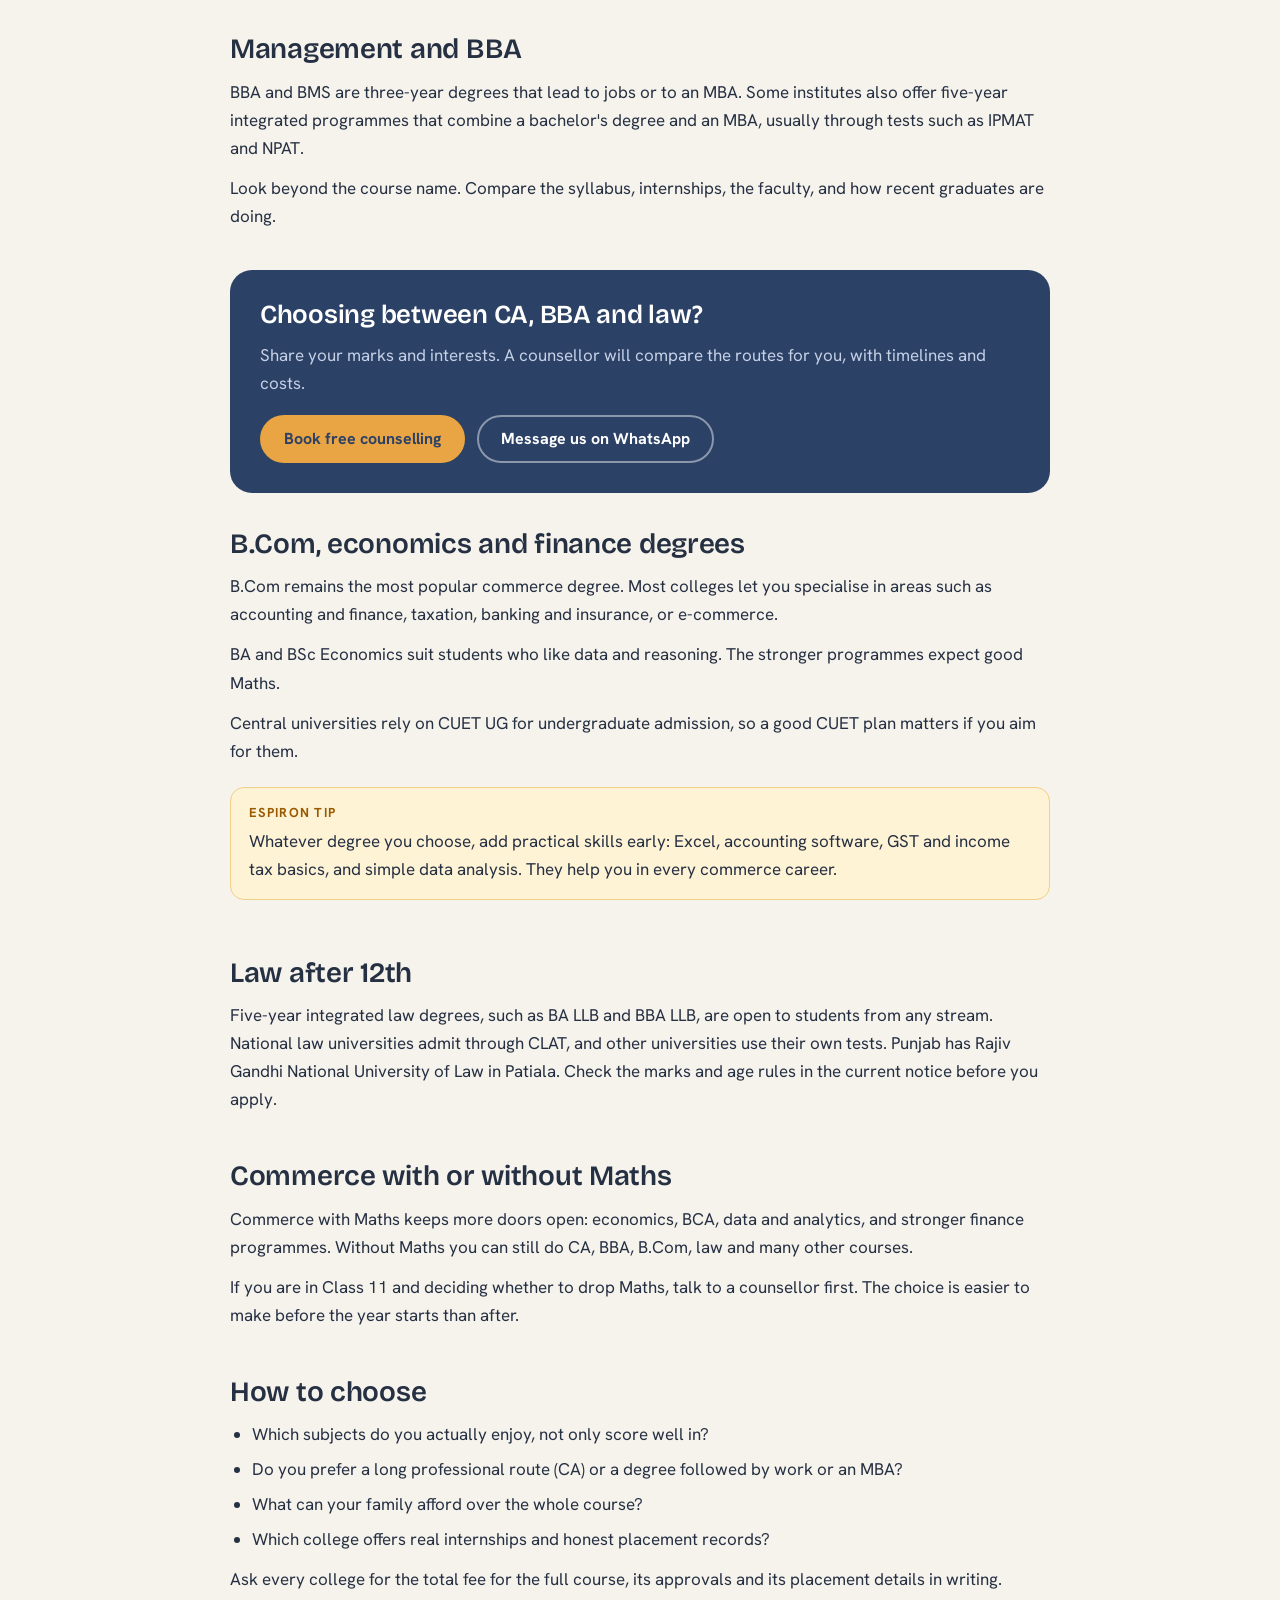
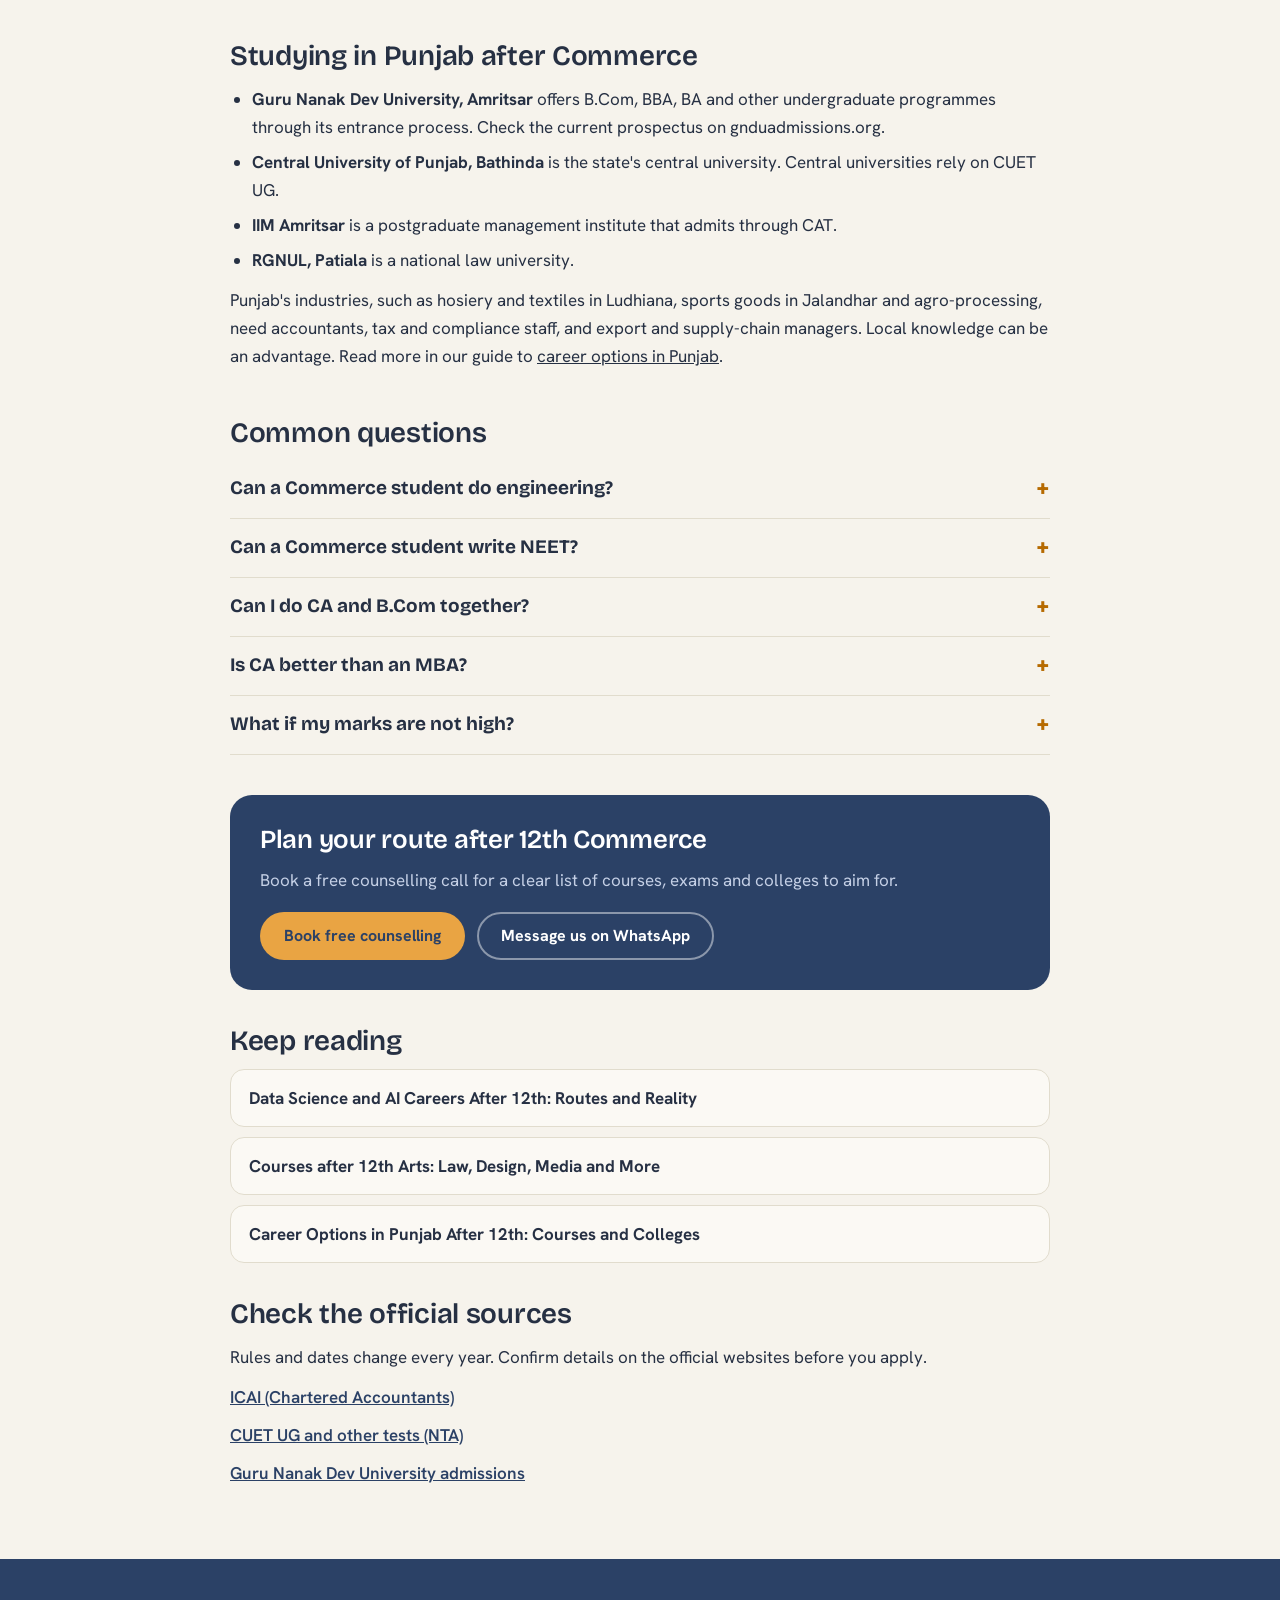
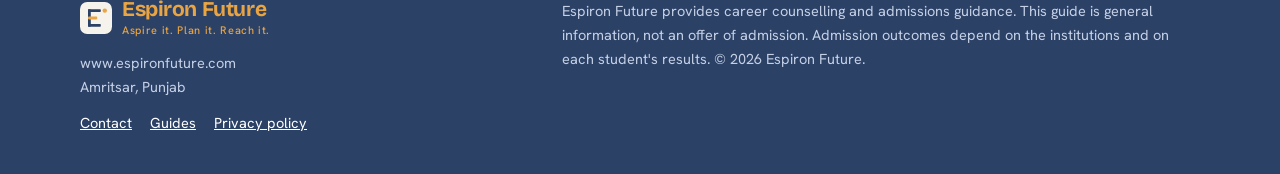
<file: courses-after-12th-commerce/index.html>
<!DOCTYPE html>
<html lang="en">
<head>
<meta charset="utf-8">
<meta name="viewport" content="width=device-width, initial-scale=1">
<title>Courses after 12th Commerce: CA, BBA, Law and More | Espiron Future</title>
<meta name="description" content="Courses after 12th Commerce in India: chartered accountancy, BBA, B.Com, economics and law, with how each is entered and how to choose. For students in Amritsar and Punjab.">
<link rel="canonical" href="https://www.espironfuture.com/courses-after-12th-commerce/">
<link rel="icon" href="../favicon.svg" type="image/svg+xml">
<meta property="og:type" content="article">
<meta property="og:title" content="Courses after 12th Commerce: CA, BBA, Law and More | Espiron Future">
<meta property="og:description" content="Courses after 12th Commerce in India: chartered accountancy, BBA, B.Com, economics and law, with how each is entered and how to choose. For students in Amritsar and Punjab.">
<meta property="og:url" content="https://www.espironfuture.com/courses-after-12th-commerce/">
<script async src="https://www.googletagmanager.com/gtag/js?id=G-ZYJTKP8LN2"></script>
<script>window.dataLayer=window.dataLayer||[];function gtag(){dataLayer.push(arguments);}gtag("js",new Date());gtag("config","G-ZYJTKP8LN2");</script>
<link rel="preconnect" href="https://fonts.googleapis.com">
<link rel="preconnect" href="https://fonts.gstatic.com" crossorigin>
<link href="https://fonts.googleapis.com/css2?family=Bricolage+Grotesque:opsz,wght@12..96,500;12..96,600;12..96,700;12..96,800&family=Hanken+Grotesk:wght@400;500;600;700&display=swap" rel="stylesheet">
<link rel="stylesheet" href="../guides.css">
<script type="application/ld+json">{"@context": "https://schema.org", "@type": "Article", "headline": "Courses after 12th Commerce: careers, exams and how to choose", "dateModified": "2026-11-21", "datePublished": "2026-11-21", "author": {"@type": "Organization", "name": "Espiron Future"}, "publisher": {"@type": "Organization", "name": "Espiron Future", "url": "https://www.espironfuture.com/"}, "mainEntityOfPage": "https://www.espironfuture.com/courses-after-12th-commerce/"}</script>
<script type="application/ld+json">{"@context": "https://schema.org", "@type": "FAQPage", "mainEntity": [{"@type": "Question", "name": "Can a Commerce student do engineering?", "acceptedAnswer": {"@type": "Answer", "text": "B.Tech through JEE Main needs Physics and Maths in Class 12, so students without them are not eligible. There are other technology routes, such as BCA, that may ask for Maths. Check each college."}}, {"@type": "Question", "name": "Can a Commerce student write NEET?", "acceptedAnswer": {"@type": "Answer", "text": "No. NEET needs Physics, Chemistry and Biology or Biotechnology in Class 12."}}, {"@type": "Question", "name": "Can I do CA and B.Com together?", "acceptedAnswer": {"@type": "Answer", "text": "Many students do. Check how the study schedule and the attendance rules of your college fit with your CA preparation."}}, {"@type": "Question", "name": "Is CA better than an MBA?", "acceptedAnswer": {"@type": "Answer", "text": "They are different. CA is a professional qualification you can start after Class 12. An MBA is a postgraduate degree you take after graduation. Some people do both at different stages."}}, {"@type": "Question", "name": "What if my marks are not high?", "acceptedAnswer": {"@type": "Answer", "text": "Marks matter more for some routes than others. Share your marks with a counsellor and we will show you the realistic options."}}]}</script>
<script type="application/ld+json">{"@context": "https://schema.org", "@type": "BreadcrumbList", "itemListElement": [{"@type": "ListItem", "position": 1, "name": "Home", "item": "https://www.espironfuture.com/"}, {"@type": "ListItem", "position": 2, "name": "Courses after 12th Commerce: CA, BBA, Law and More", "item": "https://www.espironfuture.com/courses-after-12th-commerce/"}]}</script>
</head>
<body>
<header class="gnav">
  <div class="gwrap">
    <a class="logo" href="../" aria-label="Espiron Future home"><svg class="lm" width="32" height="32" viewBox="0 0 160 160" role="img" aria-label="Espiron Future logo mark" focusable="false"><rect class="lm-t" width="160" height="160" rx="36"/><rect class="lm-b" x="40" y="36" width="14" height="88" rx="4"/><rect class="lm-b" x="40" y="36" width="64" height="14" rx="4"/><rect class="lm-s" x="40" y="73" width="46" height="14" rx="4"/><rect class="lm-b" x="40" y="110" width="64" height="14" rx="4"/><circle class="lm-s" cx="124" cy="43" r="11"/></svg><span class="lw"><span class="ln">Espiron<span>Future</span></span><span class="lt">Aspire it. Plan it. Reach it.</span></span></a>
    <nav aria-label="Main">
      <a class="navhome" href="../">&larr; Home</a>
      <a href="../#guides">All guides</a>
      <a href="../#contact">Contact</a>
      <a class="btn btn-saffron" href="../#book" data-cta="nav">Book free counselling</a>
    </nav>
  </div>
</header>
<main class="article">
  <nav class="crumbs" aria-label="Breadcrumb"><a href="../">Home</a> / <a href="../#guides">Guides</a> / Courses after 12th Commerce: CA, BBA, Law and More</nav>
  <h1>Courses after 12th Commerce: careers, exams and how to choose</h1>
  <p class="meta">Last updated 21 November 2026. Written for students and parents in Amritsar and Punjab.</p>
  <p class="intro">Commerce students have more choices than just B.Com. This guide covers chartered accountancy, management, finance, economics and law, what each needs after Class 12, and how to pick the one that fits your marks and your interests.</p>
  <nav class="toc" aria-label="On this page"><strong>On this page</strong><ul><li><a href="#map">Routes at a glance</a></li><li><a href="#ca">Chartered Accountancy</a></li><li><a href="#management">Management and BBA</a></li><li><a href="#degrees">B.Com and economics</a></li><li><a href="#law">Law</a></li><li><a href="#maths">With or without Maths</a></li><li><a href="#choose">How to choose</a></li><li><a href="#punjab">Studying in Punjab</a></li><li><a href="#faq">Common questions</a></li></ul></nav>
<section id="map"><h2>The main routes at a glance</h2><div class='tablewrap'><table><thead><tr><th>Path</th><th>How you enter</th><th>Key point</th></tr></thead><tbody><tr><td data-label="Path">Chartered Accountancy (CA)</td><td data-label="How you enter">ICAI registration, then Foundation, Intermediate and Final, with practical training</td><td data-label="Key point">Open to students from any stream after Class 12</td></tr><tr><td data-label="Path">Management (BBA, BMS, integrated programmes)</td><td data-label="How you enter">CUET UG, merit, or tests such as IPMAT and NPAT</td><td data-label="Key point">The entry route depends on the college</td></tr><tr><td data-label="Path">B.Com and Economics (BA or BSc)</td><td data-label="How you enter">CUET UG at central and many other universities, merit or tests elsewhere</td><td data-label="Key point">Check the subjects each university asks for</td></tr><tr><td data-label="Path">Law (BA LLB, BBA LLB)</td><td data-label="How you enter">CLAT and other law entrance tests</td><td data-label="Key point">Open to students from any stream. Confirm the marks needed</td></tr><tr><td data-label="Path">Company Secretary, Cost and Management Accountancy</td><td data-label="How you enter">Entrance routes run by their own institutes</td><td data-label="Key point">Confirm the current rules on the official websites</td></tr></tbody></table></div></section>
<section id="ca"><h2>Chartered Accountancy after 12th</h2><p>CA is a professional qualification with three levels: Foundation, Intermediate and Final, along with practical training. It is a long route, and many students take a degree such as B.Com alongside it.</p><ul class='list'><li>You can register provisionally after Class 10, but you must clear Class 12 before you can sit the Foundation exam.</li><li>Students from any stream can join after Class 12.</li><li>Graduates can also enter at the Intermediate level through the direct entry route. The recent rules ask for at least 55% in a commerce degree and 60% in other degrees. Confirm this with ICAI.</li></ul><div class='tip'><b>Espiron tip</b><p>CA rewards steady daily work more than last-minute effort. Ask yourself whether you can study consistently for several years before you commit.</p></div></section>
<section id="management"><h2>Management and BBA</h2><p>BBA and BMS are three-year degrees that lead to jobs or to an MBA. Some institutes also offer five-year integrated programmes that combine a bachelor's degree and an MBA, usually through tests such as IPMAT and NPAT.</p><p>Look beyond the course name. Compare the syllabus, internships, the faculty, and how recent graduates are doing.</p></section>
<div class="cta">
  <h2>Choosing between CA, BBA and law?</h2>
  <p>Share your marks and interests. A counsellor will compare the routes for you, with timelines and costs.</p>
  <div class="row">
    <a class="btn btn-saffron" href="../#book" data-cta="commerce-mid">Book free counselling</a>
    <a class="btn btn-ghost" href="#" data-wa data-cta="commerce-mid-whatsapp" target="_blank" rel="noopener">Message us on WhatsApp</a>
  </div>
</div>
<section id="degrees"><h2>B.Com, economics and finance degrees</h2><p>B.Com remains the most popular commerce degree. Most colleges let you specialise in areas such as accounting and finance, taxation, banking and insurance, or e-commerce.</p><p>BA and BSc Economics suit students who like data and reasoning. The stronger programmes expect good Maths.</p><p>Central universities rely on CUET UG for undergraduate admission, so a good CUET plan matters if you aim for them.</p><div class='tip'><b>Espiron tip</b><p>Whatever degree you choose, add practical skills early: Excel, accounting software, GST and income tax basics, and simple data analysis. They help you in every commerce career.</p></div></section>
<section id="law"><h2>Law after 12th</h2><p>Five-year integrated law degrees, such as BA LLB and BBA LLB, are open to students from any stream. National law universities admit through CLAT, and other universities use their own tests. Punjab has Rajiv Gandhi National University of Law in Patiala. Check the marks and age rules in the current notice before you apply.</p></section>
<section id="maths"><h2>Commerce with or without Maths</h2><p>Commerce with Maths keeps more doors open: economics, BCA, data and analytics, and stronger finance programmes. Without Maths you can still do CA, BBA, B.Com, law and many other courses.</p><p>If you are in Class 11 and deciding whether to drop Maths, talk to a counsellor first. The choice is easier to make before the year starts than after.</p></section>
<section id="choose"><h2>How to choose</h2><ul class='list'><li>Which subjects do you actually enjoy, not only score well in?</li><li>Do you prefer a long professional route (CA) or a degree followed by work or an MBA?</li><li>What can your family afford over the whole course?</li><li>Which college offers real internships and honest placement records?</li></ul><p>Ask every college for the total fee for the full course, its approvals and its placement details in writing.</p></section>
<section id="punjab"><h2>Studying in Punjab after Commerce</h2><ul class='list'><li><b>Guru Nanak Dev University, Amritsar</b> offers B.Com, BBA, BA and other undergraduate programmes through its entrance process. Check the current prospectus on gnduadmissions.org.</li><li><b>Central University of Punjab, Bathinda</b> is the state's central university. Central universities rely on CUET UG.</li><li><b>IIM Amritsar</b> is a postgraduate management institute that admits through CAT.</li><li><b>RGNUL, Patiala</b> is a national law university.</li></ul><p>Punjab's industries, such as hosiery and textiles in Ludhiana, sports goods in Jalandhar and agro-processing, need accountants, tax and compliance staff, and export and supply-chain managers. Local knowledge can be an advantage. Read more in our guide to <a href='../career-options-in-punjab/'>career options in Punjab</a>.</p></section>

  <section id="faq"><h2>Common questions</h2><div class="faq"><details><summary>Can a Commerce student do engineering?</summary><p>B.Tech through JEE Main needs Physics and Maths in Class 12, so students without them are not eligible. There are other technology routes, such as BCA, that may ask for Maths. Check each college.</p></details><details><summary>Can a Commerce student write NEET?</summary><p>No. NEET needs Physics, Chemistry and Biology or Biotechnology in Class 12.</p></details><details><summary>Can I do CA and B.Com together?</summary><p>Many students do. Check how the study schedule and the attendance rules of your college fit with your CA preparation.</p></details><details><summary>Is CA better than an MBA?</summary><p>They are different. CA is a professional qualification you can start after Class 12. An MBA is a postgraduate degree you take after graduation. Some people do both at different stages.</p></details><details><summary>What if my marks are not high?</summary><p>Marks matter more for some routes than others. Share your marks with a counsellor and we will show you the realistic options.</p></details></div></section>
  <div class="cta">
  <h2>Plan your route after 12th Commerce</h2>
  <p>Book a free counselling call for a clear list of courses, exams and colleges to aim for.</p>
  <div class="row">
    <a class="btn btn-saffron" href="../#book" data-cta="commerce-end">Book free counselling</a>
    <a class="btn btn-ghost" href="#" data-wa data-cta="commerce-end-whatsapp" target="_blank" rel="noopener">Message us on WhatsApp</a>
  </div>
</div>
  <section class="related"><h2>Keep reading</h2><ul><li><a href="../data-science-and-ai-careers-after-12th/">Data Science and AI Careers After 12th: Routes and Reality</a></li><li><a href="../courses-after-12th-arts/">Courses after 12th Arts: Law, Design, Media and More</a></li><li><a href="../career-options-in-punjab/">Career Options in Punjab After 12th: Courses and Colleges</a></li></ul></section>
  <section class="official"><h2>Check the official sources</h2><p>Rules and dates change every year. Confirm details on the official websites before you apply.</p><ul><li><a href="https://www.icai.org" target="_blank" rel="noopener">ICAI (Chartered Accountants)</a></li><li><a href="https://nta.ac.in" target="_blank" rel="noopener">CUET UG and other tests (NTA)</a></li><li><a href="https://gnduadmissions.org" target="_blank" rel="noopener">Guru Nanak Dev University admissions</a></li></ul></section>
</main>
<footer class="gfoot">
  <div class="gwrap">
    <div>
      <a class="logo" href="../" aria-label="Espiron Future home"><svg class="lm" width="32" height="32" viewBox="0 0 160 160" role="img" aria-label="Espiron Future logo mark" focusable="false"><rect class="lm-t" width="160" height="160" rx="36"/><rect class="lm-b" x="40" y="36" width="14" height="88" rx="4"/><rect class="lm-b" x="40" y="36" width="64" height="14" rx="4"/><rect class="lm-s" x="40" y="73" width="46" height="14" rx="4"/><rect class="lm-b" x="40" y="110" width="64" height="14" rx="4"/><circle class="lm-s" cx="124" cy="43" r="11"/></svg><span class="lw"><span class="ln">Espiron<span>Future</span></span><span class="lt">Aspire it. Plan it. Reach it.</span></span></a>
      <p style="margin-top:10px">www.espironfuture.com<br>Amritsar, Punjab</p>
      <div class="links"><a href="../#contact">Contact</a><a href="../#guides">Guides</a><a href="../#privacy">Privacy policy</a></div>
    </div>
    <p>Espiron Future provides career counselling and admissions guidance. This guide is general information, not an offer of admission. Admission outcomes depend on the institutions and on each student's results. &copy; 2026 Espiron Future.</p>
  </div>
</footer>
<script src="../guides.js"></script>
</body>
</html>
</file>
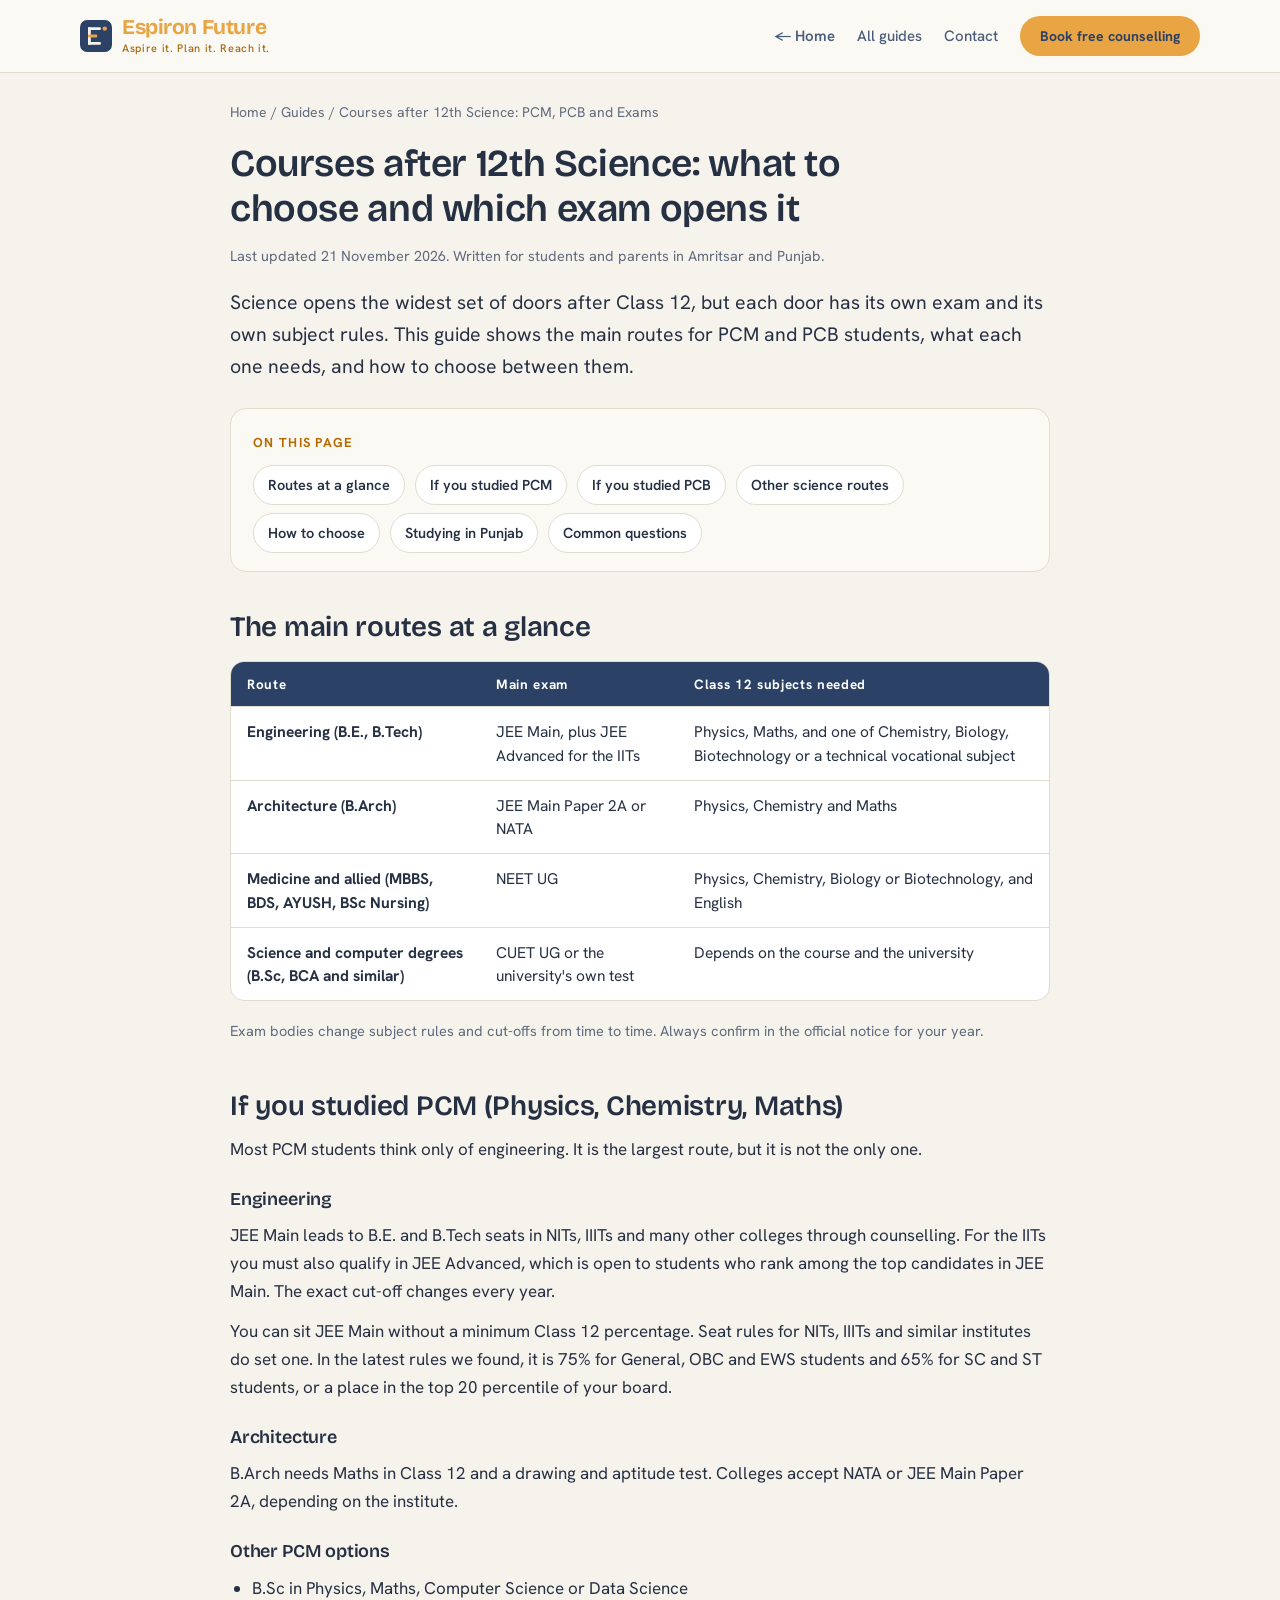
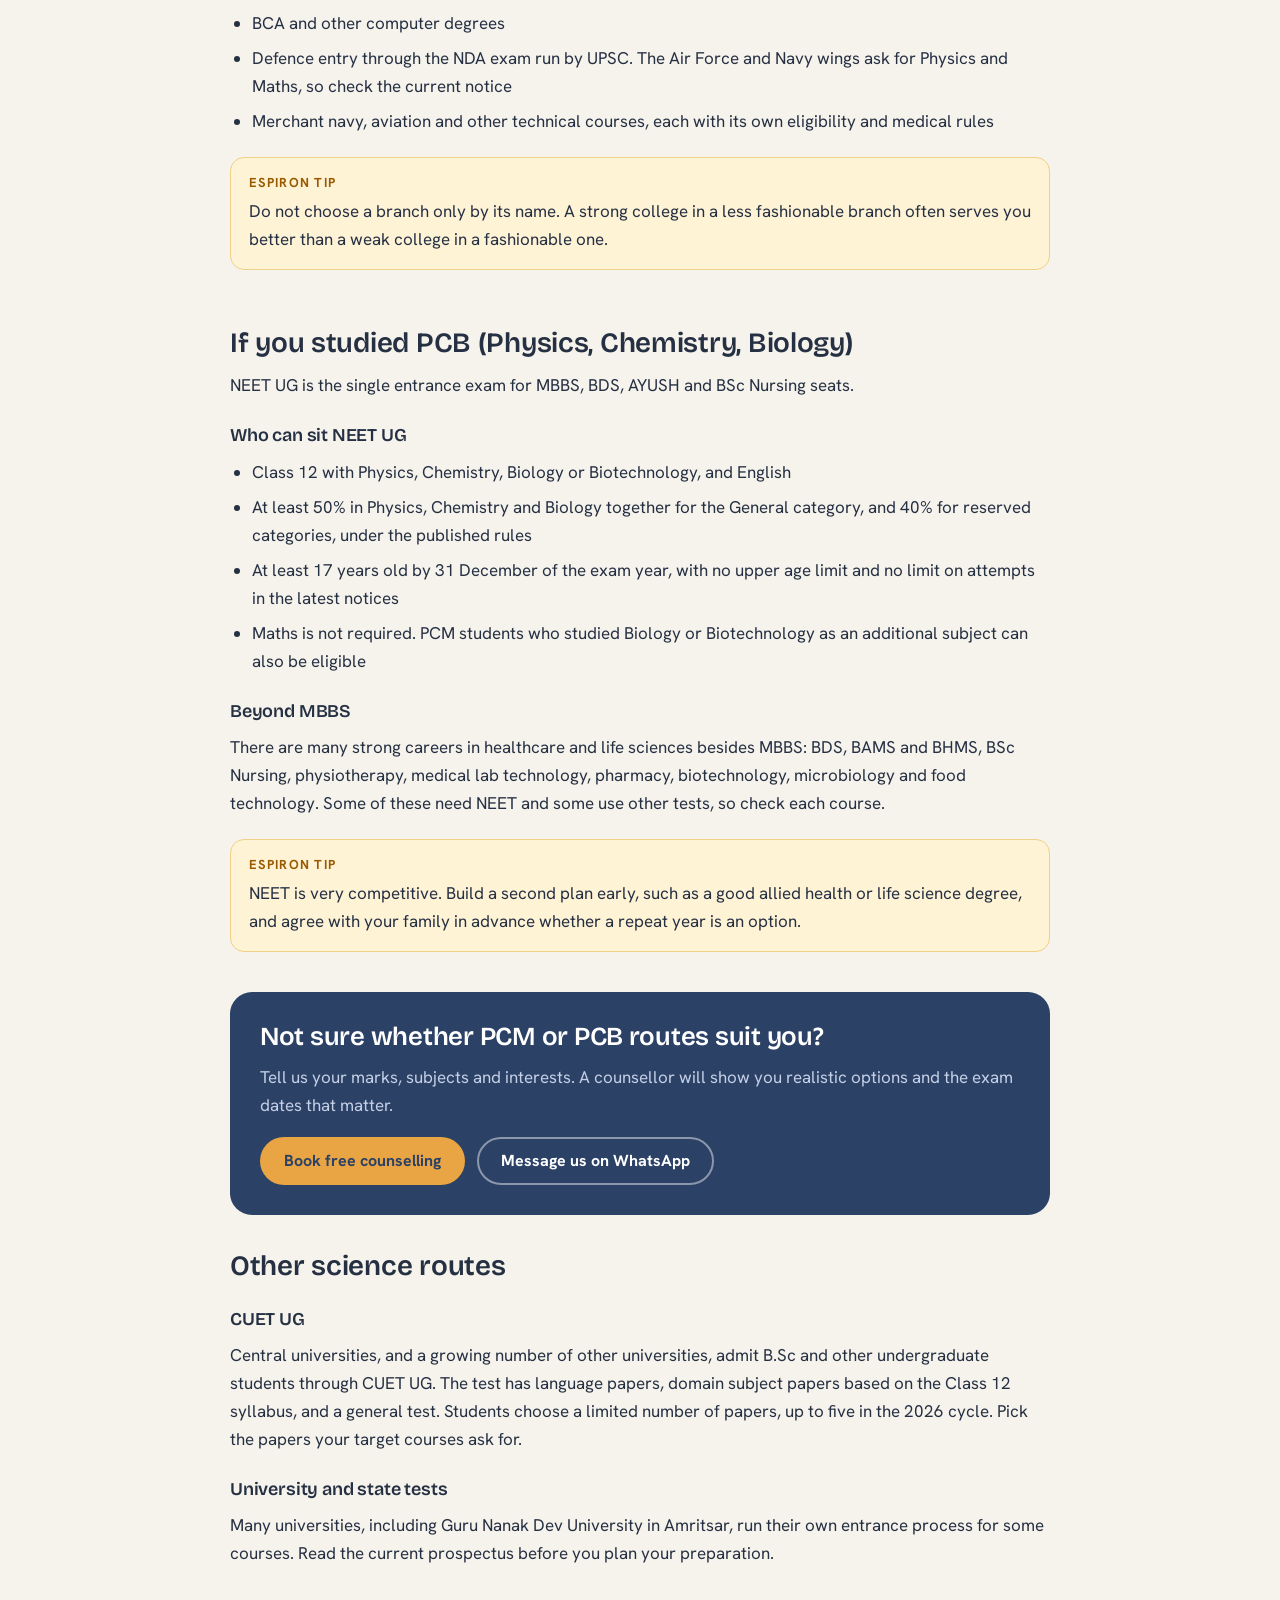
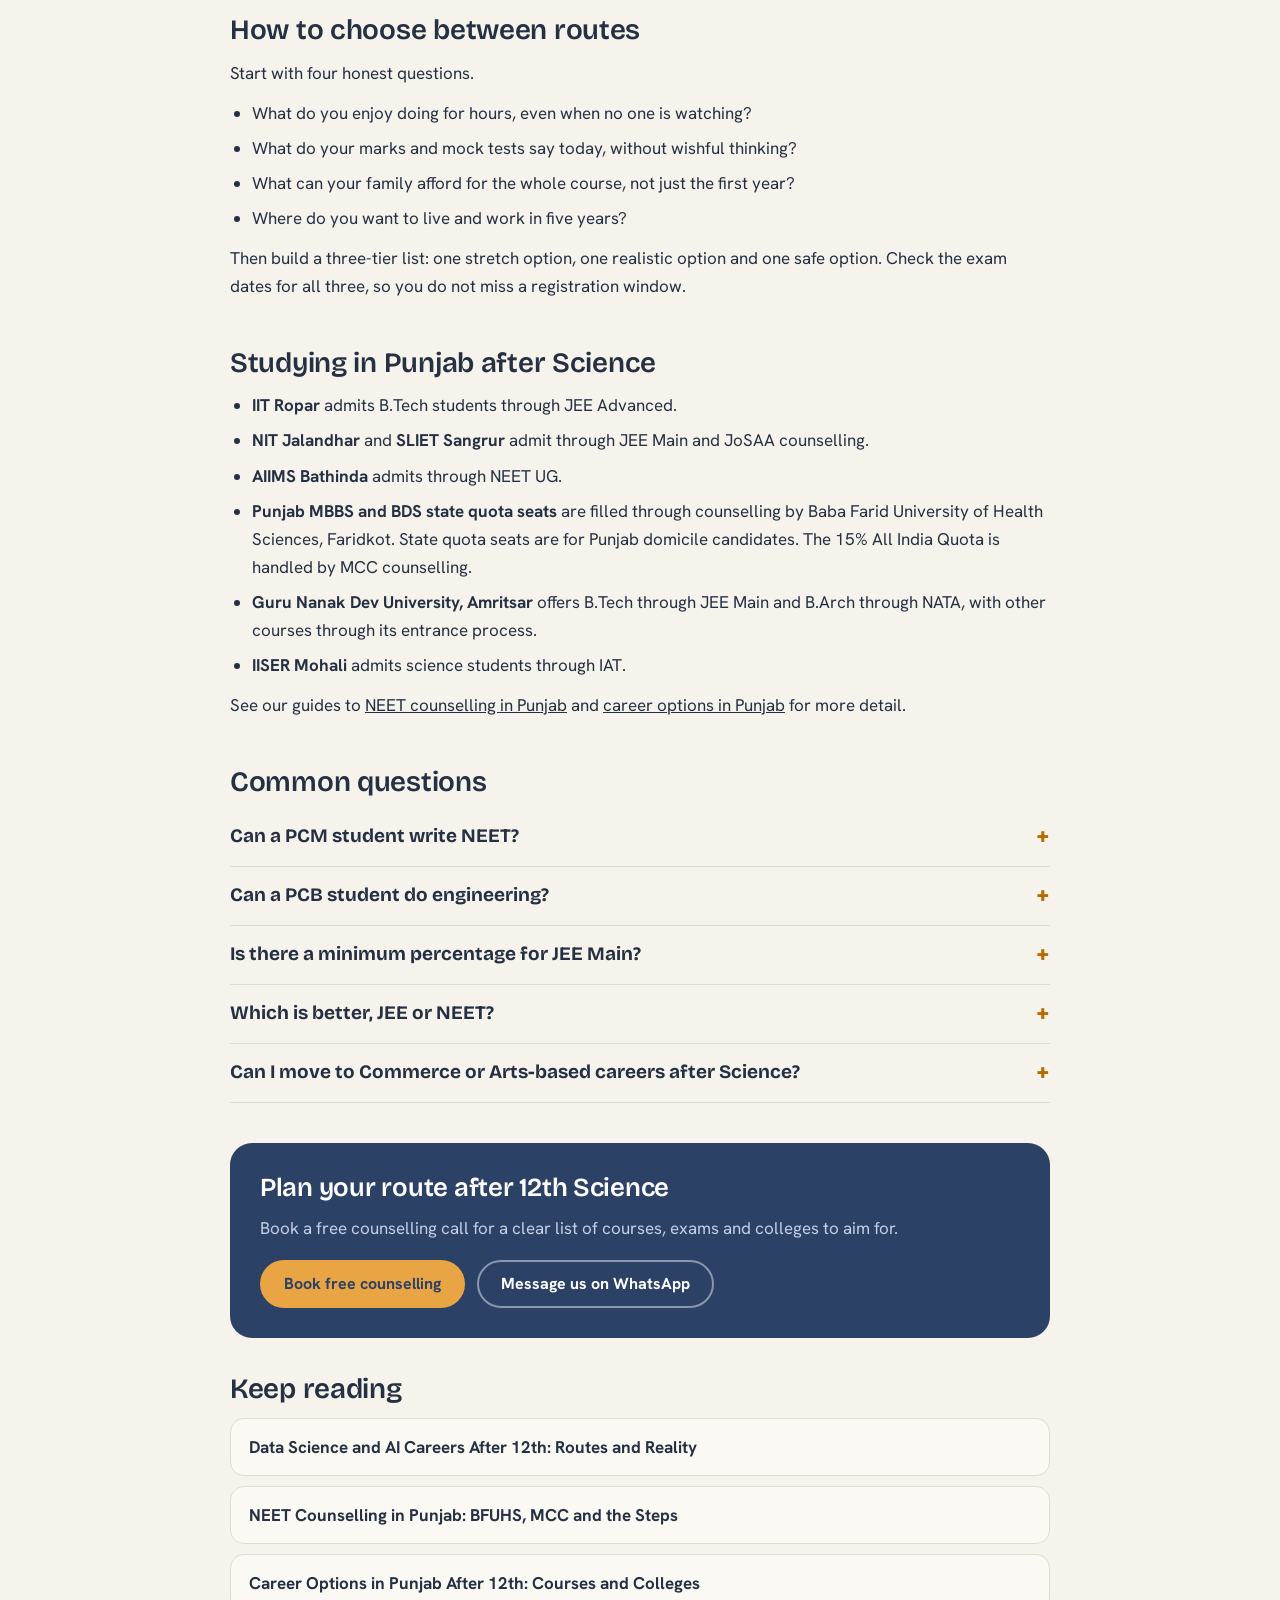
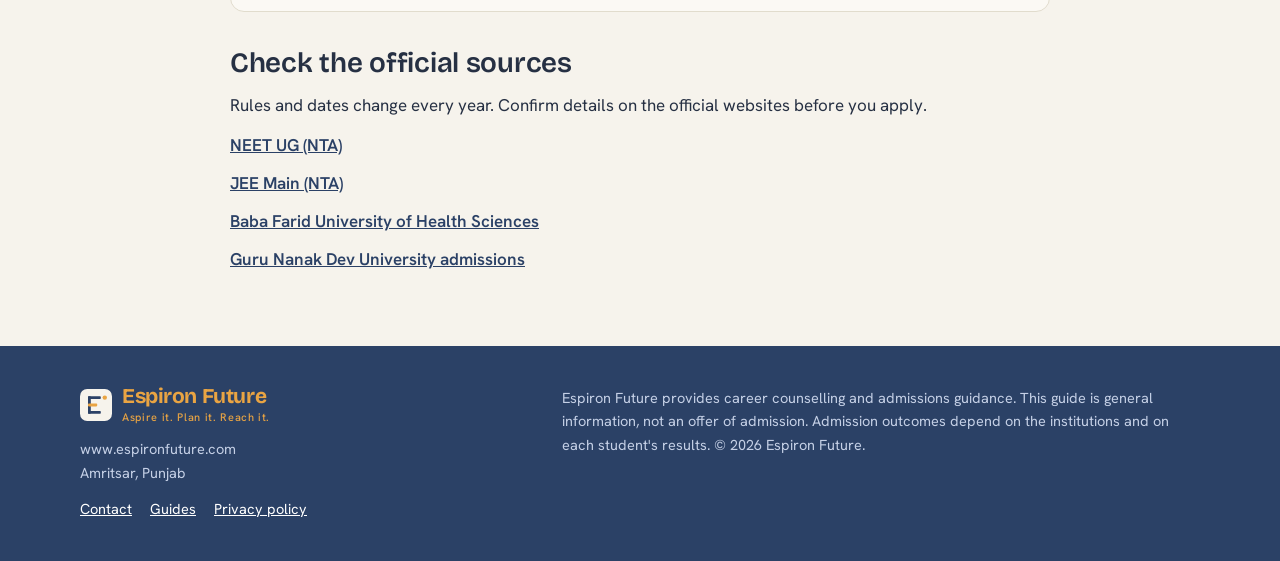
<file: courses-after-12th-science/index.html>
<!DOCTYPE html>
<html lang="en">
<head>
<meta charset="utf-8">
<meta name="viewport" content="width=device-width, initial-scale=1">
<title>Courses after 12th Science: PCM, PCB and Exams | Espiron Future</title>
<meta name="description" content="A clear guide to courses after 12th Science in India: engineering, medicine, architecture and science degrees, with the exam and subjects each one needs. For students in Amritsar and Punjab.">
<link rel="canonical" href="https://www.espironfuture.com/courses-after-12th-science/">
<link rel="icon" href="../favicon.svg" type="image/svg+xml">
<meta property="og:type" content="article">
<meta property="og:title" content="Courses after 12th Science: PCM, PCB and Exams | Espiron Future">
<meta property="og:description" content="A clear guide to courses after 12th Science in India: engineering, medicine, architecture and science degrees, with the exam and subjects each one needs. For students in Amritsar and Punjab.">
<meta property="og:url" content="https://www.espironfuture.com/courses-after-12th-science/">
<script async src="https://www.googletagmanager.com/gtag/js?id=G-ZYJTKP8LN2"></script>
<script>window.dataLayer=window.dataLayer||[];function gtag(){dataLayer.push(arguments);}gtag("js",new Date());gtag("config","G-ZYJTKP8LN2");</script>
<link rel="preconnect" href="https://fonts.googleapis.com">
<link rel="preconnect" href="https://fonts.gstatic.com" crossorigin>
<link href="https://fonts.googleapis.com/css2?family=Bricolage+Grotesque:opsz,wght@12..96,500;12..96,600;12..96,700;12..96,800&family=Hanken+Grotesk:wght@400;500;600;700&display=swap" rel="stylesheet">
<link rel="stylesheet" href="../guides.css">
<script type="application/ld+json">{"@context": "https://schema.org", "@type": "Article", "headline": "Courses after 12th Science: what to choose and which exam opens it", "dateModified": "2026-11-21", "datePublished": "2026-11-21", "author": {"@type": "Organization", "name": "Espiron Future"}, "publisher": {"@type": "Organization", "name": "Espiron Future", "url": "https://www.espironfuture.com/"}, "mainEntityOfPage": "https://www.espironfuture.com/courses-after-12th-science/"}</script>
<script type="application/ld+json">{"@context": "https://schema.org", "@type": "FAQPage", "mainEntity": [{"@type": "Question", "name": "Can a PCM student write NEET?", "acceptedAnswer": {"@type": "Answer", "text": "Only if you studied Biology or Biotechnology as an additional subject in Class 12 and meet the other rules. Confirm this in the NEET notice for your year."}}, {"@type": "Question", "name": "Can a PCB student do engineering?", "acceptedAnswer": {"@type": "Answer", "text": "B.Tech through JEE Main asks for Physics, Maths and one of Chemistry, Biology, Biotechnology or a technical vocational subject. So Maths is needed. PCB students without Maths are not eligible for it."}}, {"@type": "Question", "name": "Is there a minimum percentage for JEE Main?", "acceptedAnswer": {"@type": "Answer", "text": "There is no minimum to appear. Seat rules for NITs, IIITs and similar institutes set one, so check the latest rules for your year."}}, {"@type": "Question", "name": "Which is better, JEE or NEET?", "acceptedAnswer": {"@type": "Answer", "text": "Neither. Choose by interest, marks and what you can sustain for years. Popularity is a poor guide."}}, {"@type": "Question", "name": "Can I move to Commerce or Arts-based careers after Science?", "acceptedAnswer": {"@type": "Answer", "text": "Yes. Chartered accountancy is open to students from any stream, and BBA, law, design and humanities degrees accept science students too."}}]}</script>
<script type="application/ld+json">{"@context": "https://schema.org", "@type": "BreadcrumbList", "itemListElement": [{"@type": "ListItem", "position": 1, "name": "Home", "item": "https://www.espironfuture.com/"}, {"@type": "ListItem", "position": 2, "name": "Courses after 12th Science: PCM, PCB and Exams", "item": "https://www.espironfuture.com/courses-after-12th-science/"}]}</script>
</head>
<body>
<header class="gnav">
  <div class="gwrap">
    <a class="logo" href="../" aria-label="Espiron Future home"><svg class="lm" width="32" height="32" viewBox="0 0 160 160" role="img" aria-label="Espiron Future logo mark" focusable="false"><rect class="lm-t" width="160" height="160" rx="36"/><rect class="lm-b" x="40" y="36" width="14" height="88" rx="4"/><rect class="lm-b" x="40" y="36" width="64" height="14" rx="4"/><rect class="lm-s" x="40" y="73" width="46" height="14" rx="4"/><rect class="lm-b" x="40" y="110" width="64" height="14" rx="4"/><circle class="lm-s" cx="124" cy="43" r="11"/></svg><span class="lw"><span class="ln">Espiron<span>Future</span></span><span class="lt">Aspire it. Plan it. Reach it.</span></span></a>
    <nav aria-label="Main">
      <a class="navhome" href="../">&larr; Home</a>
      <a href="../#guides">All guides</a>
      <a href="../#contact">Contact</a>
      <a class="btn btn-saffron" href="../#book" data-cta="nav">Book free counselling</a>
    </nav>
  </div>
</header>
<main class="article">
  <nav class="crumbs" aria-label="Breadcrumb"><a href="../">Home</a> / <a href="../#guides">Guides</a> / Courses after 12th Science: PCM, PCB and Exams</nav>
  <h1>Courses after 12th Science: what to choose and which exam opens it</h1>
  <p class="meta">Last updated 21 November 2026. Written for students and parents in Amritsar and Punjab.</p>
  <p class="intro">Science opens the widest set of doors after Class 12, but each door has its own exam and its own subject rules. This guide shows the main routes for PCM and PCB students, what each one needs, and how to choose between them.</p>
  <nav class="toc" aria-label="On this page"><strong>On this page</strong><ul><li><a href="#map">Routes at a glance</a></li><li><a href="#pcm">If you studied PCM</a></li><li><a href="#pcb">If you studied PCB</a></li><li><a href="#other">Other science routes</a></li><li><a href="#choose">How to choose</a></li><li><a href="#punjab">Studying in Punjab</a></li><li><a href="#faq">Common questions</a></li></ul></nav>
<section id="map"><h2>The main routes at a glance</h2><div class='tablewrap'><table><thead><tr><th>Route</th><th>Main exam</th><th>Class 12 subjects needed</th></tr></thead><tbody><tr><td data-label="Route">Engineering (B.E., B.Tech)</td><td data-label="Main exam">JEE Main, plus JEE Advanced for the IITs</td><td data-label="Class 12 subjects needed">Physics, Maths, and one of Chemistry, Biology, Biotechnology or a technical vocational subject</td></tr><tr><td data-label="Route">Architecture (B.Arch)</td><td data-label="Main exam">JEE Main Paper 2A or NATA</td><td data-label="Class 12 subjects needed">Physics, Chemistry and Maths</td></tr><tr><td data-label="Route">Medicine and allied (MBBS, BDS, AYUSH, BSc Nursing)</td><td data-label="Main exam">NEET UG</td><td data-label="Class 12 subjects needed">Physics, Chemistry, Biology or Biotechnology, and English</td></tr><tr><td data-label="Route">Science and computer degrees (B.Sc, BCA and similar)</td><td data-label="Main exam">CUET UG or the university's own test</td><td data-label="Class 12 subjects needed">Depends on the course and the university</td></tr></tbody></table></div><p class='note'>Exam bodies change subject rules and cut-offs from time to time. Always confirm in the official notice for your year.</p></section>
<section id="pcm"><h2>If you studied PCM (Physics, Chemistry, Maths)</h2><p>Most PCM students think only of engineering. It is the largest route, but it is not the only one.</p><h3>Engineering</h3><p>JEE Main leads to B.E. and B.Tech seats in NITs, IIITs and many other colleges through counselling. For the IITs you must also qualify in JEE Advanced, which is open to students who rank among the top candidates in JEE Main. The exact cut-off changes every year.</p><p>You can sit JEE Main without a minimum Class 12 percentage. Seat rules for NITs, IIITs and similar institutes do set one. In the latest rules we found, it is 75% for General, OBC and EWS students and 65% for SC and ST students, or a place in the top 20 percentile of your board.</p><h3>Architecture</h3><p>B.Arch needs Maths in Class 12 and a drawing and aptitude test. Colleges accept NATA or JEE Main Paper 2A, depending on the institute.</p><h3>Other PCM options</h3><ul class='list'><li>B.Sc in Physics, Maths, Computer Science or Data Science</li><li>BCA and other computer degrees</li><li>Defence entry through the NDA exam run by UPSC. The Air Force and Navy wings ask for Physics and Maths, so check the current notice</li><li>Merchant navy, aviation and other technical courses, each with its own eligibility and medical rules</li></ul><div class='tip'><b>Espiron tip</b><p>Do not choose a branch only by its name. A strong college in a less fashionable branch often serves you better than a weak college in a fashionable one.</p></div></section>
<section id="pcb"><h2>If you studied PCB (Physics, Chemistry, Biology)</h2><p>NEET UG is the single entrance exam for MBBS, BDS, AYUSH and BSc Nursing seats.</p><h3>Who can sit NEET UG</h3><ul class='list'><li>Class 12 with Physics, Chemistry, Biology or Biotechnology, and English</li><li>At least 50% in Physics, Chemistry and Biology together for the General category, and 40% for reserved categories, under the published rules</li><li>At least 17 years old by 31 December of the exam year, with no upper age limit and no limit on attempts in the latest notices</li><li>Maths is not required. PCM students who studied Biology or Biotechnology as an additional subject can also be eligible</li></ul><h3>Beyond MBBS</h3><p>There are many strong careers in healthcare and life sciences besides MBBS: BDS, BAMS and BHMS, BSc Nursing, physiotherapy, medical lab technology, pharmacy, biotechnology, microbiology and food technology. Some of these need NEET and some use other tests, so check each course.</p><div class='tip'><b>Espiron tip</b><p>NEET is very competitive. Build a second plan early, such as a good allied health or life science degree, and agree with your family in advance whether a repeat year is an option.</p></div></section>
<div class="cta">
  <h2>Not sure whether PCM or PCB routes suit you?</h2>
  <p>Tell us your marks, subjects and interests. A counsellor will show you realistic options and the exam dates that matter.</p>
  <div class="row">
    <a class="btn btn-saffron" href="../#book" data-cta="science-mid">Book free counselling</a>
    <a class="btn btn-ghost" href="#" data-wa data-cta="science-mid-whatsapp" target="_blank" rel="noopener">Message us on WhatsApp</a>
  </div>
</div>
<section id="other"><h2>Other science routes</h2><h3>CUET UG</h3><p>Central universities, and a growing number of other universities, admit B.Sc and other undergraduate students through CUET UG. The test has language papers, domain subject papers based on the Class 12 syllabus, and a general test. Students choose a limited number of papers, up to five in the 2026 cycle. Pick the papers your target courses ask for.</p><h3>University and state tests</h3><p>Many universities, including Guru Nanak Dev University in Amritsar, run their own entrance process for some courses. Read the current prospectus before you plan your preparation.</p></section>
<section id="choose"><h2>How to choose between routes</h2><p>Start with four honest questions.</p><ul class='list'><li>What do you enjoy doing for hours, even when no one is watching?</li><li>What do your marks and mock tests say today, without wishful thinking?</li><li>What can your family afford for the whole course, not just the first year?</li><li>Where do you want to live and work in five years?</li></ul><p>Then build a three-tier list: one stretch option, one realistic option and one safe option. Check the exam dates for all three, so you do not miss a registration window.</p></section>
<section id="punjab"><h2>Studying in Punjab after Science</h2><ul class='list'><li><b>IIT Ropar</b> admits B.Tech students through JEE Advanced.</li><li><b>NIT Jalandhar</b> and <b>SLIET Sangrur</b> admit through JEE Main and JoSAA counselling.</li><li><b>AIIMS Bathinda</b> admits through NEET UG.</li><li><b>Punjab MBBS and BDS state quota seats</b> are filled through counselling by Baba Farid University of Health Sciences, Faridkot. State quota seats are for Punjab domicile candidates. The 15% All India Quota is handled by MCC counselling.</li><li><b>Guru Nanak Dev University, Amritsar</b> offers B.Tech through JEE Main and B.Arch through NATA, with other courses through its entrance process.</li><li><b>IISER Mohali</b> admits science students through IAT.</li></ul><p>See our guides to <a href='../neet-counselling-in-punjab/'>NEET counselling in Punjab</a> and <a href='../career-options-in-punjab/'>career options in Punjab</a> for more detail.</p></section>

  <section id="faq"><h2>Common questions</h2><div class="faq"><details><summary>Can a PCM student write NEET?</summary><p>Only if you studied Biology or Biotechnology as an additional subject in Class 12 and meet the other rules. Confirm this in the NEET notice for your year.</p></details><details><summary>Can a PCB student do engineering?</summary><p>B.Tech through JEE Main asks for Physics, Maths and one of Chemistry, Biology, Biotechnology or a technical vocational subject. So Maths is needed. PCB students without Maths are not eligible for it.</p></details><details><summary>Is there a minimum percentage for JEE Main?</summary><p>There is no minimum to appear. Seat rules for NITs, IIITs and similar institutes set one, so check the latest rules for your year.</p></details><details><summary>Which is better, JEE or NEET?</summary><p>Neither. Choose by interest, marks and what you can sustain for years. Popularity is a poor guide.</p></details><details><summary>Can I move to Commerce or Arts-based careers after Science?</summary><p>Yes. Chartered accountancy is open to students from any stream, and BBA, law, design and humanities degrees accept science students too.</p></details></div></section>
  <div class="cta">
  <h2>Plan your route after 12th Science</h2>
  <p>Book a free counselling call for a clear list of courses, exams and colleges to aim for.</p>
  <div class="row">
    <a class="btn btn-saffron" href="../#book" data-cta="science-end">Book free counselling</a>
    <a class="btn btn-ghost" href="#" data-wa data-cta="science-end-whatsapp" target="_blank" rel="noopener">Message us on WhatsApp</a>
  </div>
</div>
  <section class="related"><h2>Keep reading</h2><ul><li><a href="../data-science-and-ai-careers-after-12th/">Data Science and AI Careers After 12th: Routes and Reality</a></li><li><a href="../neet-counselling-in-punjab/">NEET Counselling in Punjab: BFUHS, MCC and the Steps</a></li><li><a href="../career-options-in-punjab/">Career Options in Punjab After 12th: Courses and Colleges</a></li></ul></section>
  <section class="official"><h2>Check the official sources</h2><p>Rules and dates change every year. Confirm details on the official websites before you apply.</p><ul><li><a href="https://neet.nta.nic.in" target="_blank" rel="noopener">NEET UG (NTA)</a></li><li><a href="https://jeemain.nta.nic.in" target="_blank" rel="noopener">JEE Main (NTA)</a></li><li><a href="https://bfuhs.ac.in" target="_blank" rel="noopener">Baba Farid University of Health Sciences</a></li><li><a href="https://gnduadmissions.org" target="_blank" rel="noopener">Guru Nanak Dev University admissions</a></li></ul></section>
</main>
<footer class="gfoot">
  <div class="gwrap">
    <div>
      <a class="logo" href="../" aria-label="Espiron Future home"><svg class="lm" width="32" height="32" viewBox="0 0 160 160" role="img" aria-label="Espiron Future logo mark" focusable="false"><rect class="lm-t" width="160" height="160" rx="36"/><rect class="lm-b" x="40" y="36" width="14" height="88" rx="4"/><rect class="lm-b" x="40" y="36" width="64" height="14" rx="4"/><rect class="lm-s" x="40" y="73" width="46" height="14" rx="4"/><rect class="lm-b" x="40" y="110" width="64" height="14" rx="4"/><circle class="lm-s" cx="124" cy="43" r="11"/></svg><span class="lw"><span class="ln">Espiron<span>Future</span></span><span class="lt">Aspire it. Plan it. Reach it.</span></span></a>
      <p style="margin-top:10px">www.espironfuture.com<br>Amritsar, Punjab</p>
      <div class="links"><a href="../#contact">Contact</a><a href="../#guides">Guides</a><a href="../#privacy">Privacy policy</a></div>
    </div>
    <p>Espiron Future provides career counselling and admissions guidance. This guide is general information, not an offer of admission. Admission outcomes depend on the institutions and on each student's results. &copy; 2026 Espiron Future.</p>
  </div>
</footer>
<script src="../guides.js"></script>
</body>
</html>
</file>
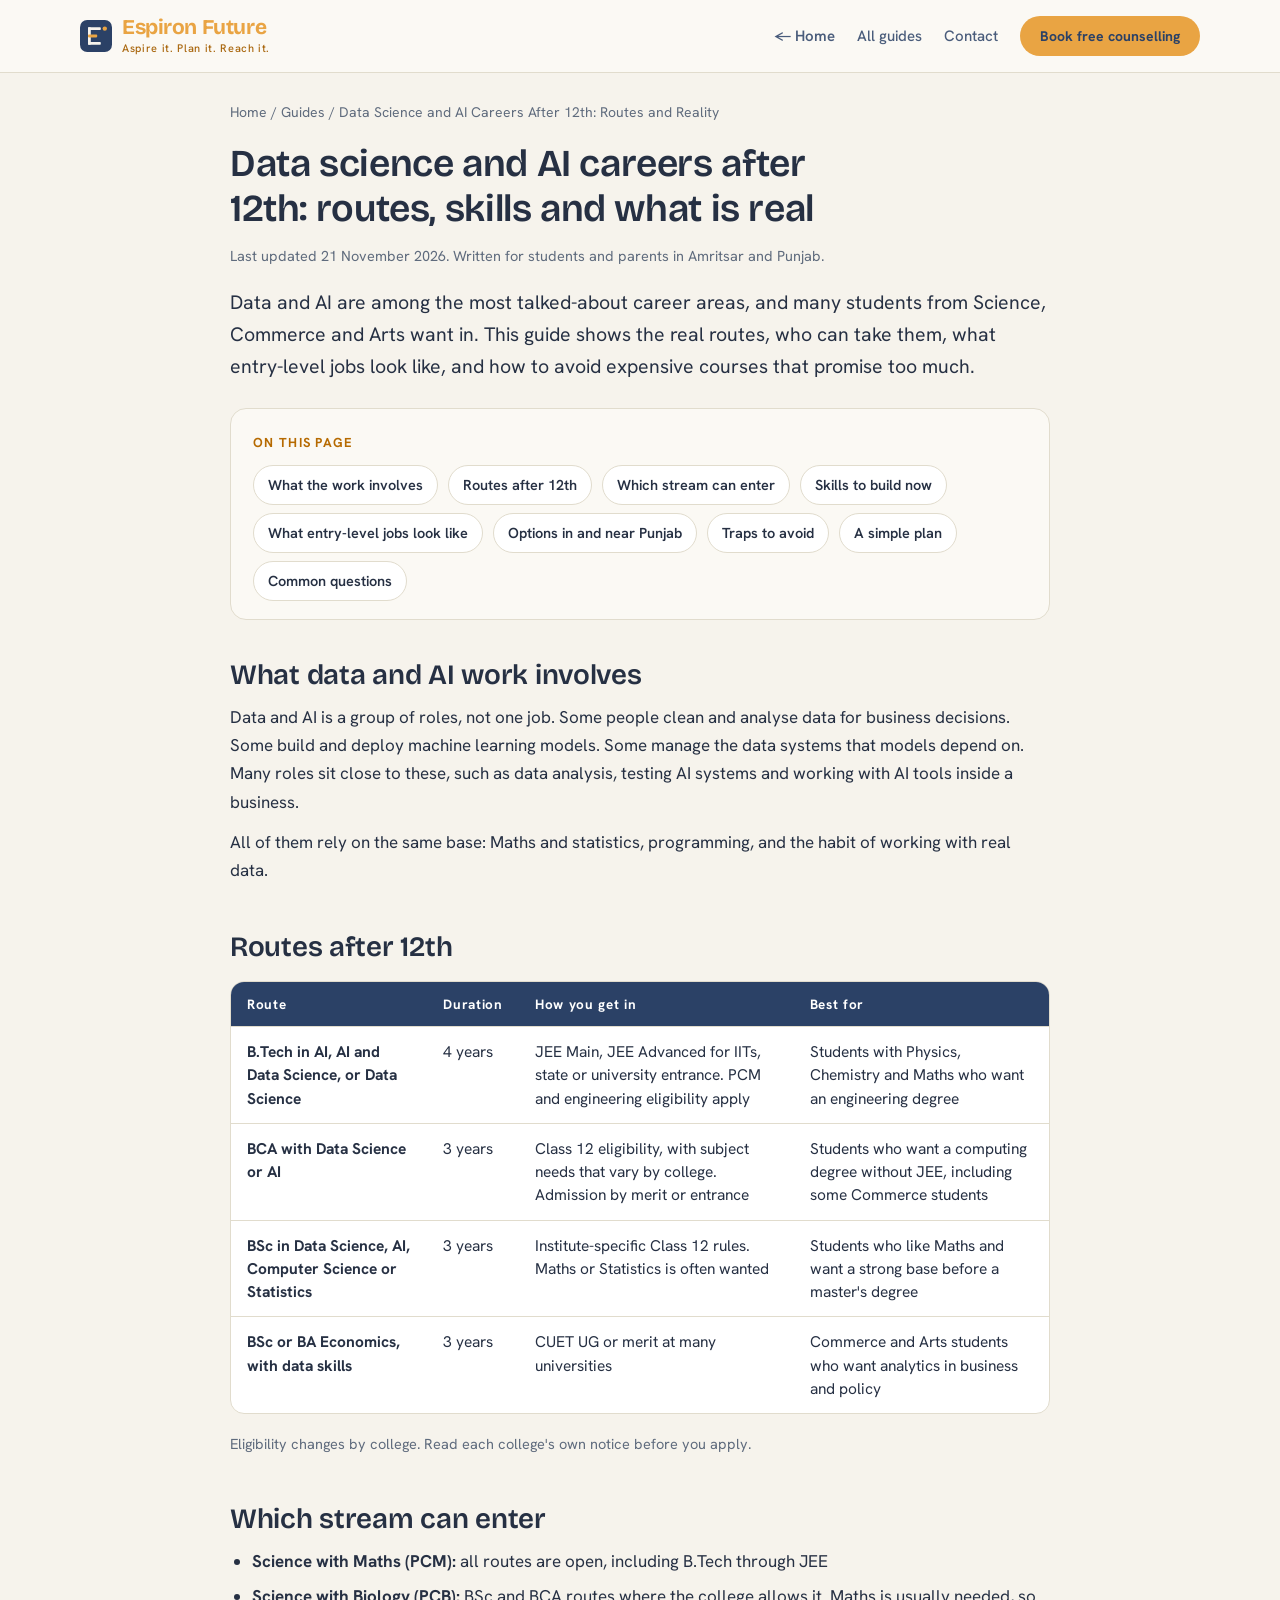
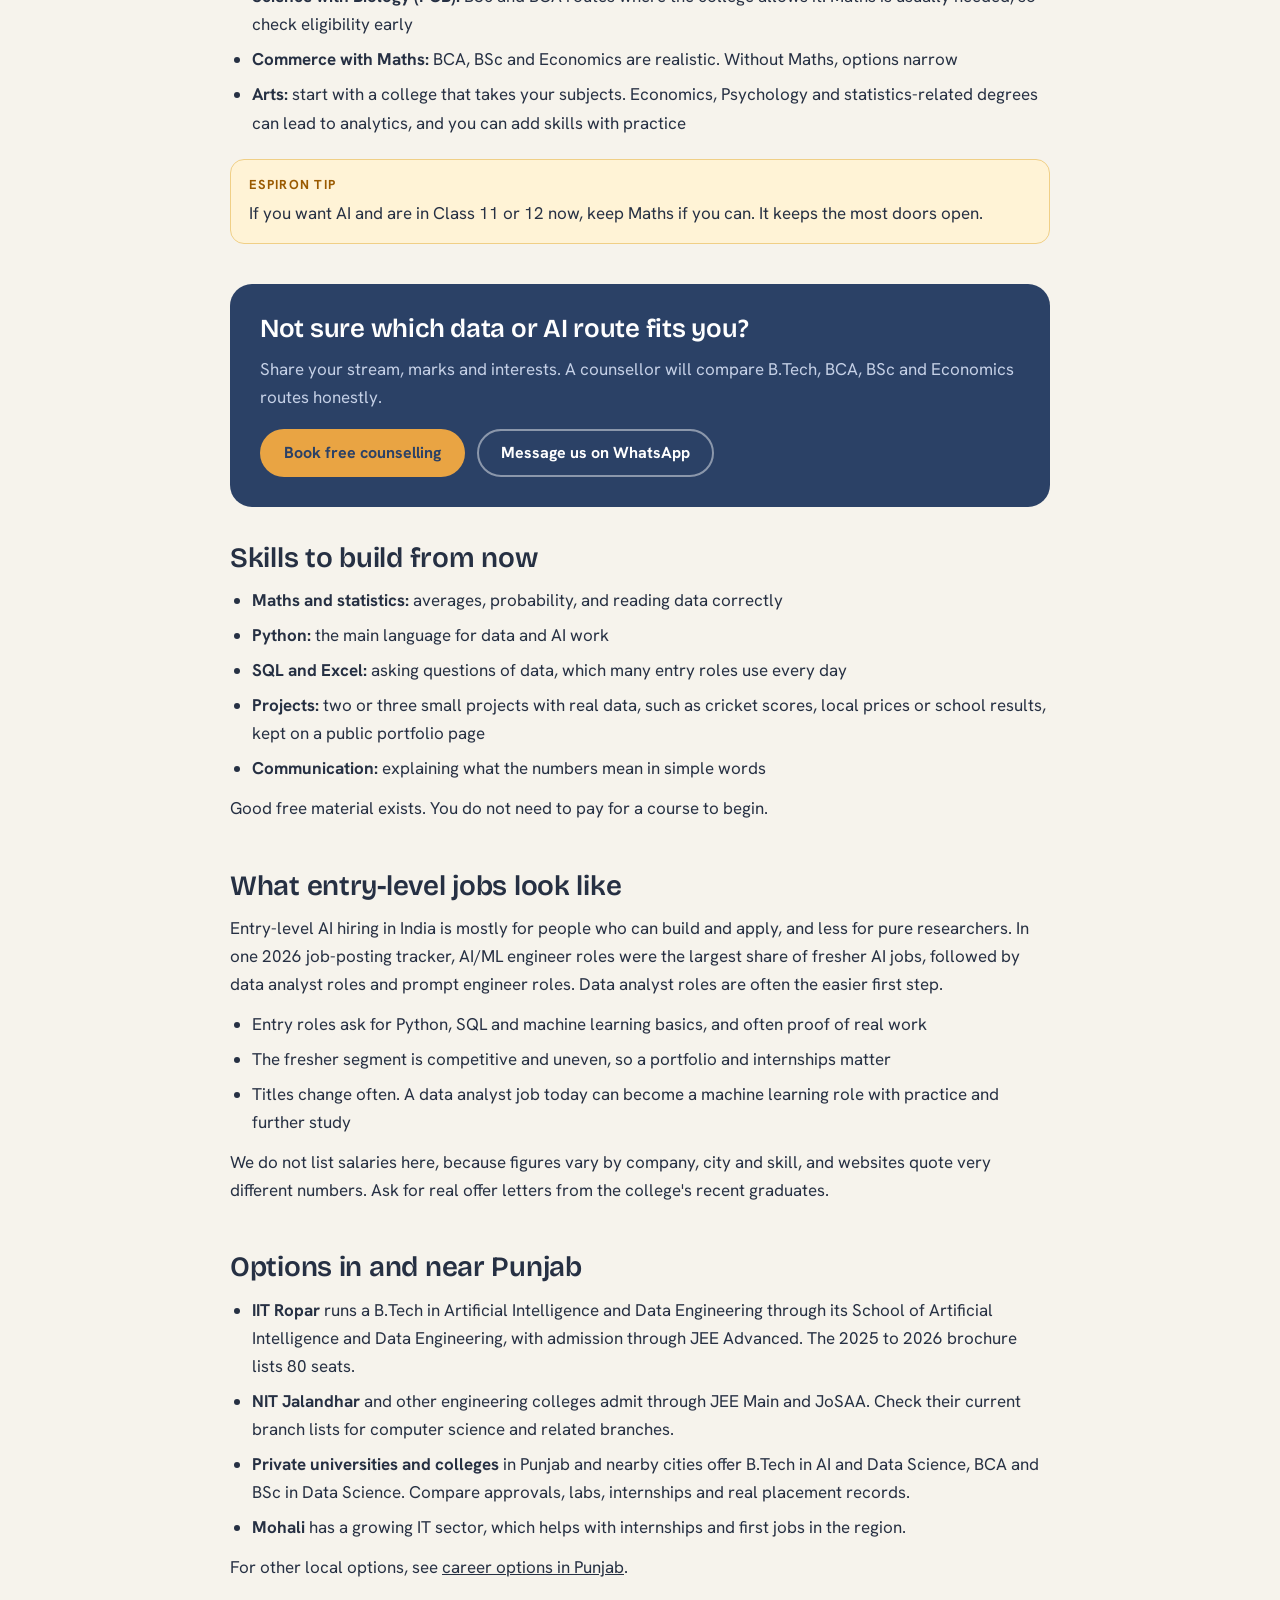
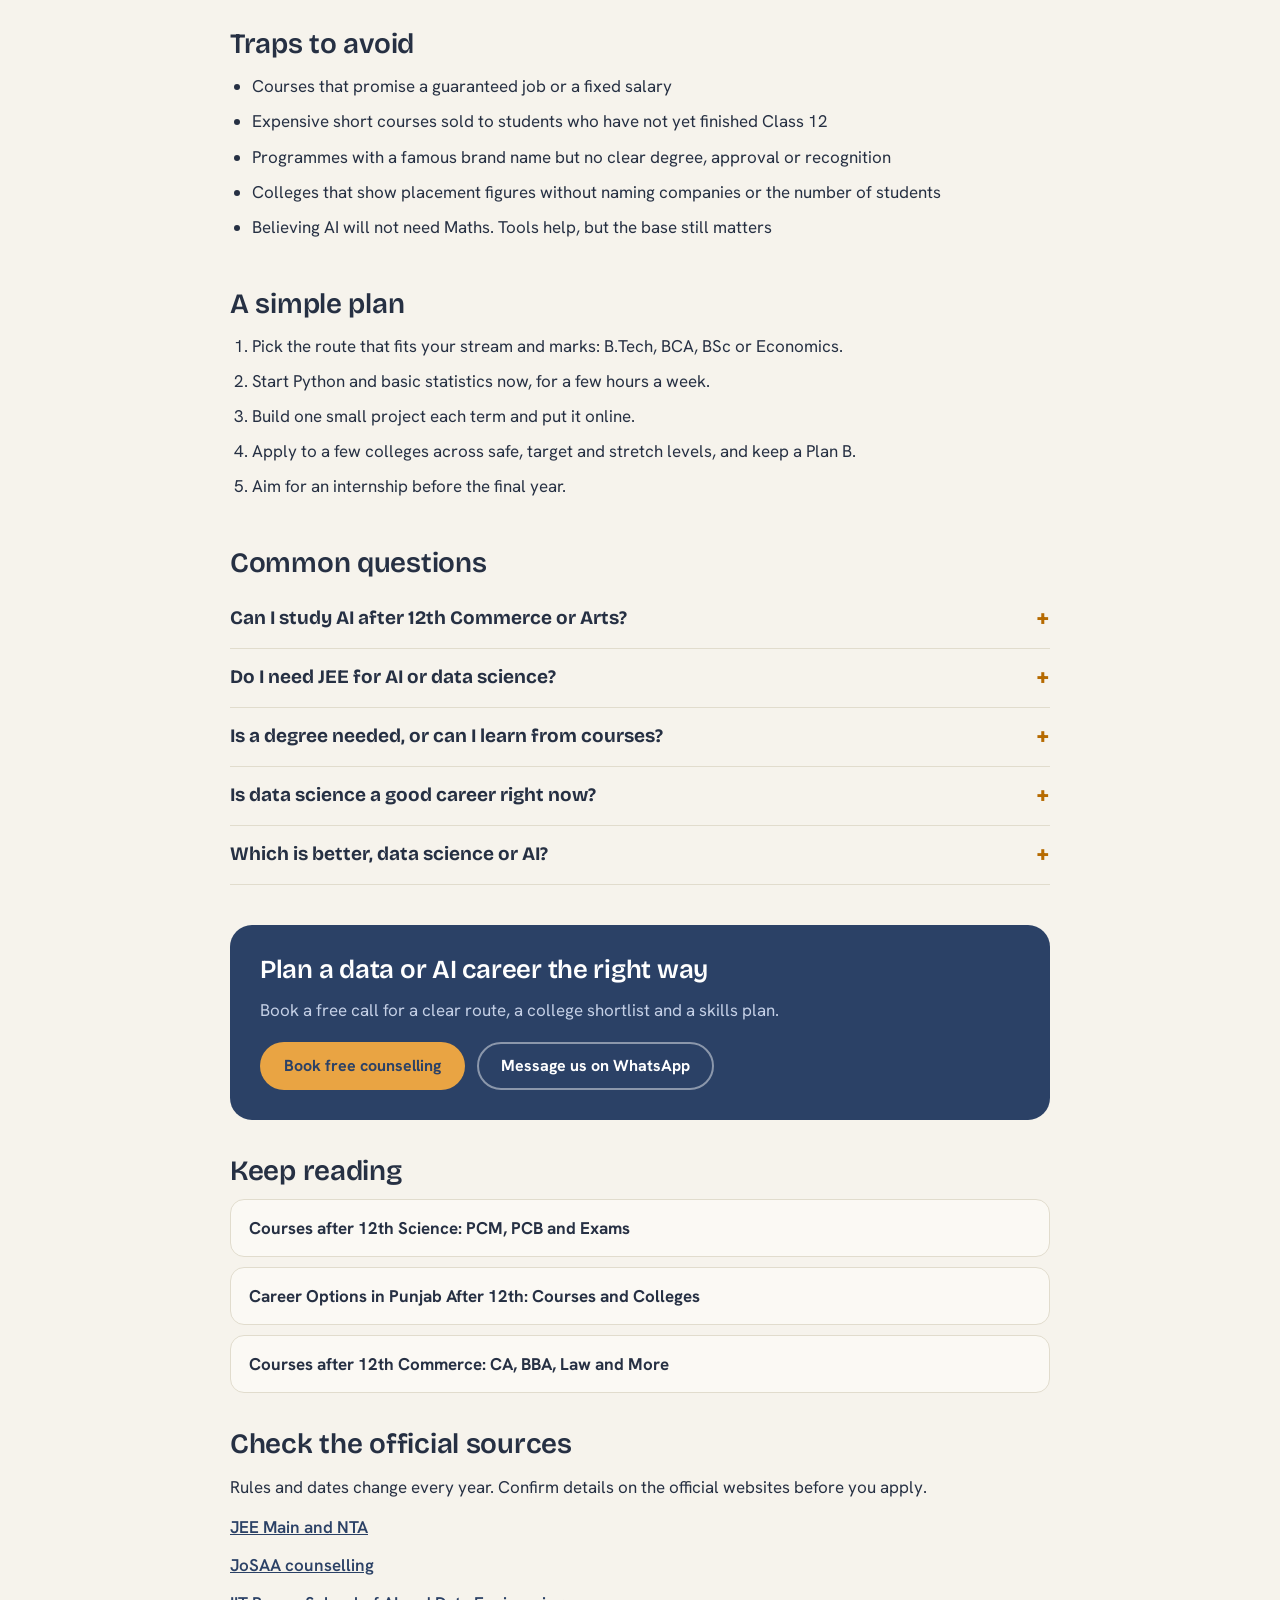
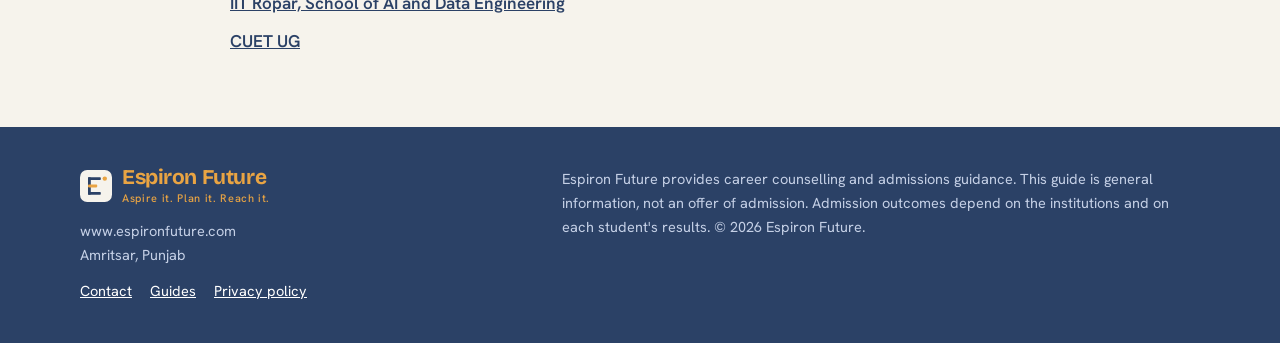
<file: data-science-and-ai-careers-after-12th/index.html>
<!DOCTYPE html>
<html lang="en">
<head>
<meta charset="utf-8">
<meta name="viewport" content="width=device-width, initial-scale=1">
<title>Data Science and AI Careers After 12th: Routes and Reality | Espiron Future</title>
<meta name="description" content="How to start a data science or AI career after 12th: B.Tech, BCA, BSc and statistics routes, which streams can enter, entry-level roles, skills to build and course traps to avoid.">
<link rel="canonical" href="https://www.espironfuture.com/data-science-and-ai-careers-after-12th/">
<link rel="icon" href="../favicon.svg" type="image/svg+xml">
<meta property="og:type" content="article">
<meta property="og:title" content="Data Science and AI Careers After 12th: Routes and Reality | Espiron Future">
<meta property="og:description" content="How to start a data science or AI career after 12th: B.Tech, BCA, BSc and statistics routes, which streams can enter, entry-level roles, skills to build and course traps to avoid.">
<meta property="og:url" content="https://www.espironfuture.com/data-science-and-ai-careers-after-12th/">
<script async src="https://www.googletagmanager.com/gtag/js?id=G-ZYJTKP8LN2"></script>
<script>window.dataLayer=window.dataLayer||[];function gtag(){dataLayer.push(arguments);}gtag("js",new Date());gtag("config","G-ZYJTKP8LN2");</script>
<link rel="preconnect" href="https://fonts.googleapis.com">
<link rel="preconnect" href="https://fonts.gstatic.com" crossorigin>
<link href="https://fonts.googleapis.com/css2?family=Bricolage+Grotesque:opsz,wght@12..96,500;12..96,600;12..96,700;12..96,800&family=Hanken+Grotesk:wght@400;500;600;700&display=swap" rel="stylesheet">
<link rel="stylesheet" href="../guides.css">
<script type="application/ld+json">{"@context": "https://schema.org", "@type": "Article", "headline": "Data science and AI careers after 12th: routes, skills and what is real", "dateModified": "2026-11-21", "datePublished": "2026-11-21", "author": {"@type": "Organization", "name": "Espiron Future"}, "publisher": {"@type": "Organization", "name": "Espiron Future", "url": "https://www.espironfuture.com/"}, "mainEntityOfPage": "https://www.espironfuture.com/data-science-and-ai-careers-after-12th/"}</script>
<script type="application/ld+json">{"@context": "https://schema.org", "@type": "FAQPage", "mainEntity": [{"@type": "Question", "name": "Can I study AI after 12th Commerce or Arts?", "acceptedAnswer": {"@type": "Answer", "text": "Yes, through routes such as BCA, BSc and Economics, depending on the college's rules. Maths helps a lot, so check eligibility before you apply."}}, {"@type": "Question", "name": "Do I need JEE for AI or data science?", "acceptedAnswer": {"@type": "Answer", "text": "Only for B.Tech at IITs, NITs and many top engineering colleges. BCA and BSc routes usually use merit or other entrance tests."}}, {"@type": "Question", "name": "Is a degree needed, or can I learn from courses?", "acceptedAnswer": {"@type": "Answer", "text": "A degree gives a recognised base, and employers often look for projects and skills as well. Short courses can add skills, but they do not replace a degree for most students."}}, {"@type": "Question", "name": "Is data science a good career right now?", "acceptedAnswer": {"@type": "Answer", "text": "Demand for data and AI skills is real, but entry-level jobs are competitive. Students who build real projects and internships do better."}}, {"@type": "Question", "name": "Which is better, data science or AI?", "acceptedAnswer": {"@type": "Answer", "text": "They overlap. Data science focuses more on analysing data for decisions, and AI and machine learning focus more on building systems that learn. The first years of study are similar, so you can decide later."}}]}</script>
<script type="application/ld+json">{"@context": "https://schema.org", "@type": "BreadcrumbList", "itemListElement": [{"@type": "ListItem", "position": 1, "name": "Home", "item": "https://www.espironfuture.com/"}, {"@type": "ListItem", "position": 2, "name": "Data Science and AI Careers After 12th: Routes and Reality", "item": "https://www.espironfuture.com/data-science-and-ai-careers-after-12th/"}]}</script>
</head>
<body>
<header class="gnav">
  <div class="gwrap">
    <a class="logo" href="../" aria-label="Espiron Future home"><svg class="lm" width="32" height="32" viewBox="0 0 160 160" role="img" aria-label="Espiron Future logo mark" focusable="false"><rect class="lm-t" width="160" height="160" rx="36"/><rect class="lm-b" x="40" y="36" width="14" height="88" rx="4"/><rect class="lm-b" x="40" y="36" width="64" height="14" rx="4"/><rect class="lm-s" x="40" y="73" width="46" height="14" rx="4"/><rect class="lm-b" x="40" y="110" width="64" height="14" rx="4"/><circle class="lm-s" cx="124" cy="43" r="11"/></svg><span class="lw"><span class="ln">Espiron<span>Future</span></span><span class="lt">Aspire it. Plan it. Reach it.</span></span></a>
    <nav aria-label="Main">
      <a class="navhome" href="../">&larr; Home</a>
      <a href="../#guides">All guides</a>
      <a href="../#contact">Contact</a>
      <a class="btn btn-saffron" href="../#book" data-cta="nav">Book free counselling</a>
    </nav>
  </div>
</header>
<main class="article">
  <nav class="crumbs" aria-label="Breadcrumb"><a href="../">Home</a> / <a href="../#guides">Guides</a> / Data Science and AI Careers After 12th: Routes and Reality</nav>
  <h1>Data science and AI careers after 12th: routes, skills and what is real</h1>
  <p class="meta">Last updated 21 November 2026. Written for students and parents in Amritsar and Punjab.</p>
  <p class="intro">Data and AI are among the most talked-about career areas, and many students from Science, Commerce and Arts want in. This guide shows the real routes, who can take them, what entry-level jobs look like, and how to avoid expensive courses that promise too much.</p>
  <nav class="toc" aria-label="On this page"><strong>On this page</strong><ul><li><a href="#what">What the work involves</a></li><li><a href="#routes">Routes after 12th</a></li><li><a href="#stream">Which stream can enter</a></li><li><a href="#skills">Skills to build now</a></li><li><a href="#jobs">What entry-level jobs look like</a></li><li><a href="#punjab">Options in and near Punjab</a></li><li><a href="#traps">Traps to avoid</a></li><li><a href="#plan">A simple plan</a></li><li><a href="#faq">Common questions</a></li></ul></nav>
<section id="what"><h2>What data and AI work involves</h2><p>Data and AI is a group of roles, not one job. Some people clean and analyse data for business decisions. Some build and deploy machine learning models. Some manage the data systems that models depend on. Many roles sit close to these, such as data analysis, testing AI systems and working with AI tools inside a business.</p><p>All of them rely on the same base: Maths and statistics, programming, and the habit of working with real data.</p></section>
<section id="routes"><h2>Routes after 12th</h2><div class='tablewrap'><table><thead><tr><th>Route</th><th>Duration</th><th>How you get in</th><th>Best for</th></tr></thead><tbody><tr><td data-label="Route">B.Tech in AI, AI and Data Science, or Data Science</td><td data-label="Duration">4 years</td><td data-label="How you get in">JEE Main, JEE Advanced for IITs, state or university entrance. PCM and engineering eligibility apply</td><td data-label="Best for">Students with Physics, Chemistry and Maths who want an engineering degree</td></tr><tr><td data-label="Route">BCA with Data Science or AI</td><td data-label="Duration">3 years</td><td data-label="How you get in">Class 12 eligibility, with subject needs that vary by college. Admission by merit or entrance</td><td data-label="Best for">Students who want a computing degree without JEE, including some Commerce students</td></tr><tr><td data-label="Route">BSc in Data Science, AI, Computer Science or Statistics</td><td data-label="Duration">3 years</td><td data-label="How you get in">Institute-specific Class 12 rules. Maths or Statistics is often wanted</td><td data-label="Best for">Students who like Maths and want a strong base before a master's degree</td></tr><tr><td data-label="Route">BSc or BA Economics, with data skills</td><td data-label="Duration">3 years</td><td data-label="How you get in">CUET UG or merit at many universities</td><td data-label="Best for">Commerce and Arts students who want analytics in business and policy</td></tr></tbody></table></div><p class='note'>Eligibility changes by college. Read each college's own notice before you apply.</p></section>
<section id="stream"><h2>Which stream can enter</h2><ul class='list'><li><b>Science with Maths (PCM):</b> all routes are open, including B.Tech through JEE</li><li><b>Science with Biology (PCB):</b> BSc and BCA routes where the college allows it. Maths is usually needed, so check eligibility early</li><li><b>Commerce with Maths:</b> BCA, BSc and Economics are realistic. Without Maths, options narrow</li><li><b>Arts:</b> start with a college that takes your subjects. Economics, Psychology and statistics-related degrees can lead to analytics, and you can add skills with practice</li></ul><div class='tip'><b>Espiron tip</b><p>If you want AI and are in Class 11 or 12 now, keep Maths if you can. It keeps the most doors open.</p></div></section>
<div class="cta">
  <h2>Not sure which data or AI route fits you?</h2>
  <p>Share your stream, marks and interests. A counsellor will compare B.Tech, BCA, BSc and Economics routes honestly.</p>
  <div class="row">
    <a class="btn btn-saffron" href="../#book" data-cta="ai-mid">Book free counselling</a>
    <a class="btn btn-ghost" href="#" data-wa data-cta="ai-mid-whatsapp" target="_blank" rel="noopener">Message us on WhatsApp</a>
  </div>
</div>
<section id="skills"><h2>Skills to build from now</h2><ul class='list'><li><b>Maths and statistics:</b> averages, probability, and reading data correctly</li><li><b>Python:</b> the main language for data and AI work</li><li><b>SQL and Excel:</b> asking questions of data, which many entry roles use every day</li><li><b>Projects:</b> two or three small projects with real data, such as cricket scores, local prices or school results, kept on a public portfolio page</li><li><b>Communication:</b> explaining what the numbers mean in simple words</li></ul><p>Good free material exists. You do not need to pay for a course to begin.</p></section>
<section id="jobs"><h2>What entry-level jobs look like</h2><p>Entry-level AI hiring in India is mostly for people who can build and apply, and less for pure researchers. In one 2026 job-posting tracker, AI/ML engineer roles were the largest share of fresher AI jobs, followed by data analyst roles and prompt engineer roles. Data analyst roles are often the easier first step.</p><ul class='list'><li>Entry roles ask for Python, SQL and machine learning basics, and often proof of real work</li><li>The fresher segment is competitive and uneven, so a portfolio and internships matter</li><li>Titles change often. A data analyst job today can become a machine learning role with practice and further study</li></ul><p>We do not list salaries here, because figures vary by company, city and skill, and websites quote very different numbers. Ask for real offer letters from the college's recent graduates.</p></section>
<section id="punjab"><h2>Options in and near Punjab</h2><ul class='list'><li><b>IIT Ropar</b> runs a B.Tech in Artificial Intelligence and Data Engineering through its School of Artificial Intelligence and Data Engineering, with admission through JEE Advanced. The 2025 to 2026 brochure lists 80 seats.</li><li><b>NIT Jalandhar</b> and other engineering colleges admit through JEE Main and JoSAA. Check their current branch lists for computer science and related branches.</li><li><b>Private universities and colleges</b> in Punjab and nearby cities offer B.Tech in AI and Data Science, BCA and BSc in Data Science. Compare approvals, labs, internships and real placement records.</li><li><b>Mohali</b> has a growing IT sector, which helps with internships and first jobs in the region.</li></ul><p>For other local options, see <a href='../career-options-in-punjab/'>career options in Punjab</a>.</p></section>
<section id="traps"><h2>Traps to avoid</h2><ul class='list'><li>Courses that promise a guaranteed job or a fixed salary</li><li>Expensive short courses sold to students who have not yet finished Class 12</li><li>Programmes with a famous brand name but no clear degree, approval or recognition</li><li>Colleges that show placement figures without naming companies or the number of students</li><li>Believing AI will not need Maths. Tools help, but the base still matters</li></ul></section>
<section id="plan"><h2>A simple plan</h2><ol class='list'><li>Pick the route that fits your stream and marks: B.Tech, BCA, BSc or Economics.</li><li>Start Python and basic statistics now, for a few hours a week.</li><li>Build one small project each term and put it online.</li><li>Apply to a few colleges across safe, target and stretch levels, and keep a Plan B.</li><li>Aim for an internship before the final year.</li></ol></section>

  <section id="faq"><h2>Common questions</h2><div class="faq"><details><summary>Can I study AI after 12th Commerce or Arts?</summary><p>Yes, through routes such as BCA, BSc and Economics, depending on the college's rules. Maths helps a lot, so check eligibility before you apply.</p></details><details><summary>Do I need JEE for AI or data science?</summary><p>Only for B.Tech at IITs, NITs and many top engineering colleges. BCA and BSc routes usually use merit or other entrance tests.</p></details><details><summary>Is a degree needed, or can I learn from courses?</summary><p>A degree gives a recognised base, and employers often look for projects and skills as well. Short courses can add skills, but they do not replace a degree for most students.</p></details><details><summary>Is data science a good career right now?</summary><p>Demand for data and AI skills is real, but entry-level jobs are competitive. Students who build real projects and internships do better.</p></details><details><summary>Which is better, data science or AI?</summary><p>They overlap. Data science focuses more on analysing data for decisions, and AI and machine learning focus more on building systems that learn. The first years of study are similar, so you can decide later.</p></details></div></section>
  <div class="cta">
  <h2>Plan a data or AI career the right way</h2>
  <p>Book a free call for a clear route, a college shortlist and a skills plan.</p>
  <div class="row">
    <a class="btn btn-saffron" href="../#book" data-cta="ai-end">Book free counselling</a>
    <a class="btn btn-ghost" href="#" data-wa data-cta="ai-end-whatsapp" target="_blank" rel="noopener">Message us on WhatsApp</a>
  </div>
</div>
  <section class="related"><h2>Keep reading</h2><ul><li><a href="../courses-after-12th-science/">Courses after 12th Science: PCM, PCB and Exams</a></li><li><a href="../career-options-in-punjab/">Career Options in Punjab After 12th: Courses and Colleges</a></li><li><a href="../courses-after-12th-commerce/">Courses after 12th Commerce: CA, BBA, Law and More</a></li></ul></section>
  <section class="official"><h2>Check the official sources</h2><p>Rules and dates change every year. Confirm details on the official websites before you apply.</p><ul><li><a href="https://nta.ac.in" target="_blank" rel="noopener">JEE Main and NTA</a></li><li><a href="https://josaa.nic.in" target="_blank" rel="noopener">JoSAA counselling</a></li><li><a href="https://saide.iitrpr.ac.in" target="_blank" rel="noopener">IIT Ropar, School of AI and Data Engineering</a></li><li><a href="https://cuet.nta.nic.in" target="_blank" rel="noopener">CUET UG</a></li></ul></section>
</main>
<footer class="gfoot">
  <div class="gwrap">
    <div>
      <a class="logo" href="../" aria-label="Espiron Future home"><svg class="lm" width="32" height="32" viewBox="0 0 160 160" role="img" aria-label="Espiron Future logo mark" focusable="false"><rect class="lm-t" width="160" height="160" rx="36"/><rect class="lm-b" x="40" y="36" width="14" height="88" rx="4"/><rect class="lm-b" x="40" y="36" width="64" height="14" rx="4"/><rect class="lm-s" x="40" y="73" width="46" height="14" rx="4"/><rect class="lm-b" x="40" y="110" width="64" height="14" rx="4"/><circle class="lm-s" cx="124" cy="43" r="11"/></svg><span class="lw"><span class="ln">Espiron<span>Future</span></span><span class="lt">Aspire it. Plan it. Reach it.</span></span></a>
      <p style="margin-top:10px">www.espironfuture.com<br>Amritsar, Punjab</p>
      <div class="links"><a href="../#contact">Contact</a><a href="../#guides">Guides</a><a href="../#privacy">Privacy policy</a></div>
    </div>
    <p>Espiron Future provides career counselling and admissions guidance. This guide is general information, not an offer of admission. Admission outcomes depend on the institutions and on each student's results. &copy; 2026 Espiron Future.</p>
  </div>
</footer>
<script src="../guides.js"></script>
</body>
</html>
</file>
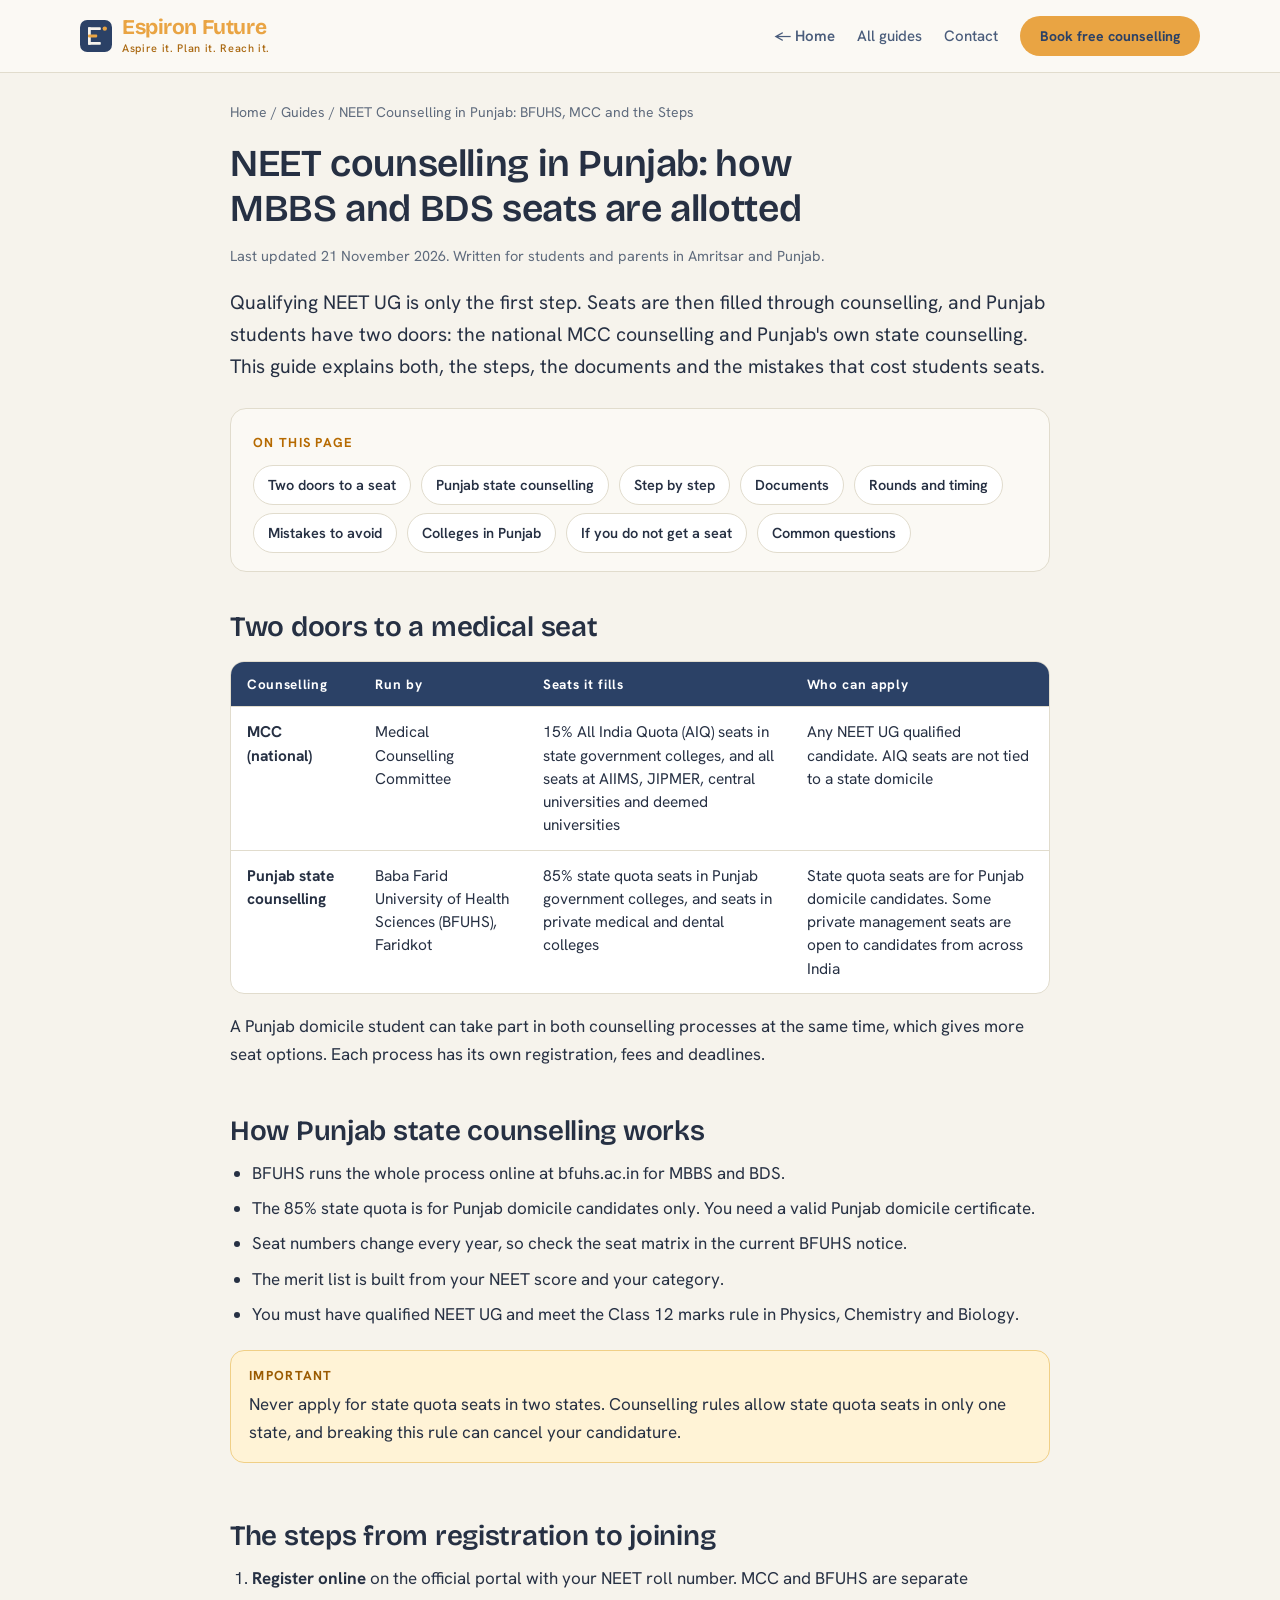
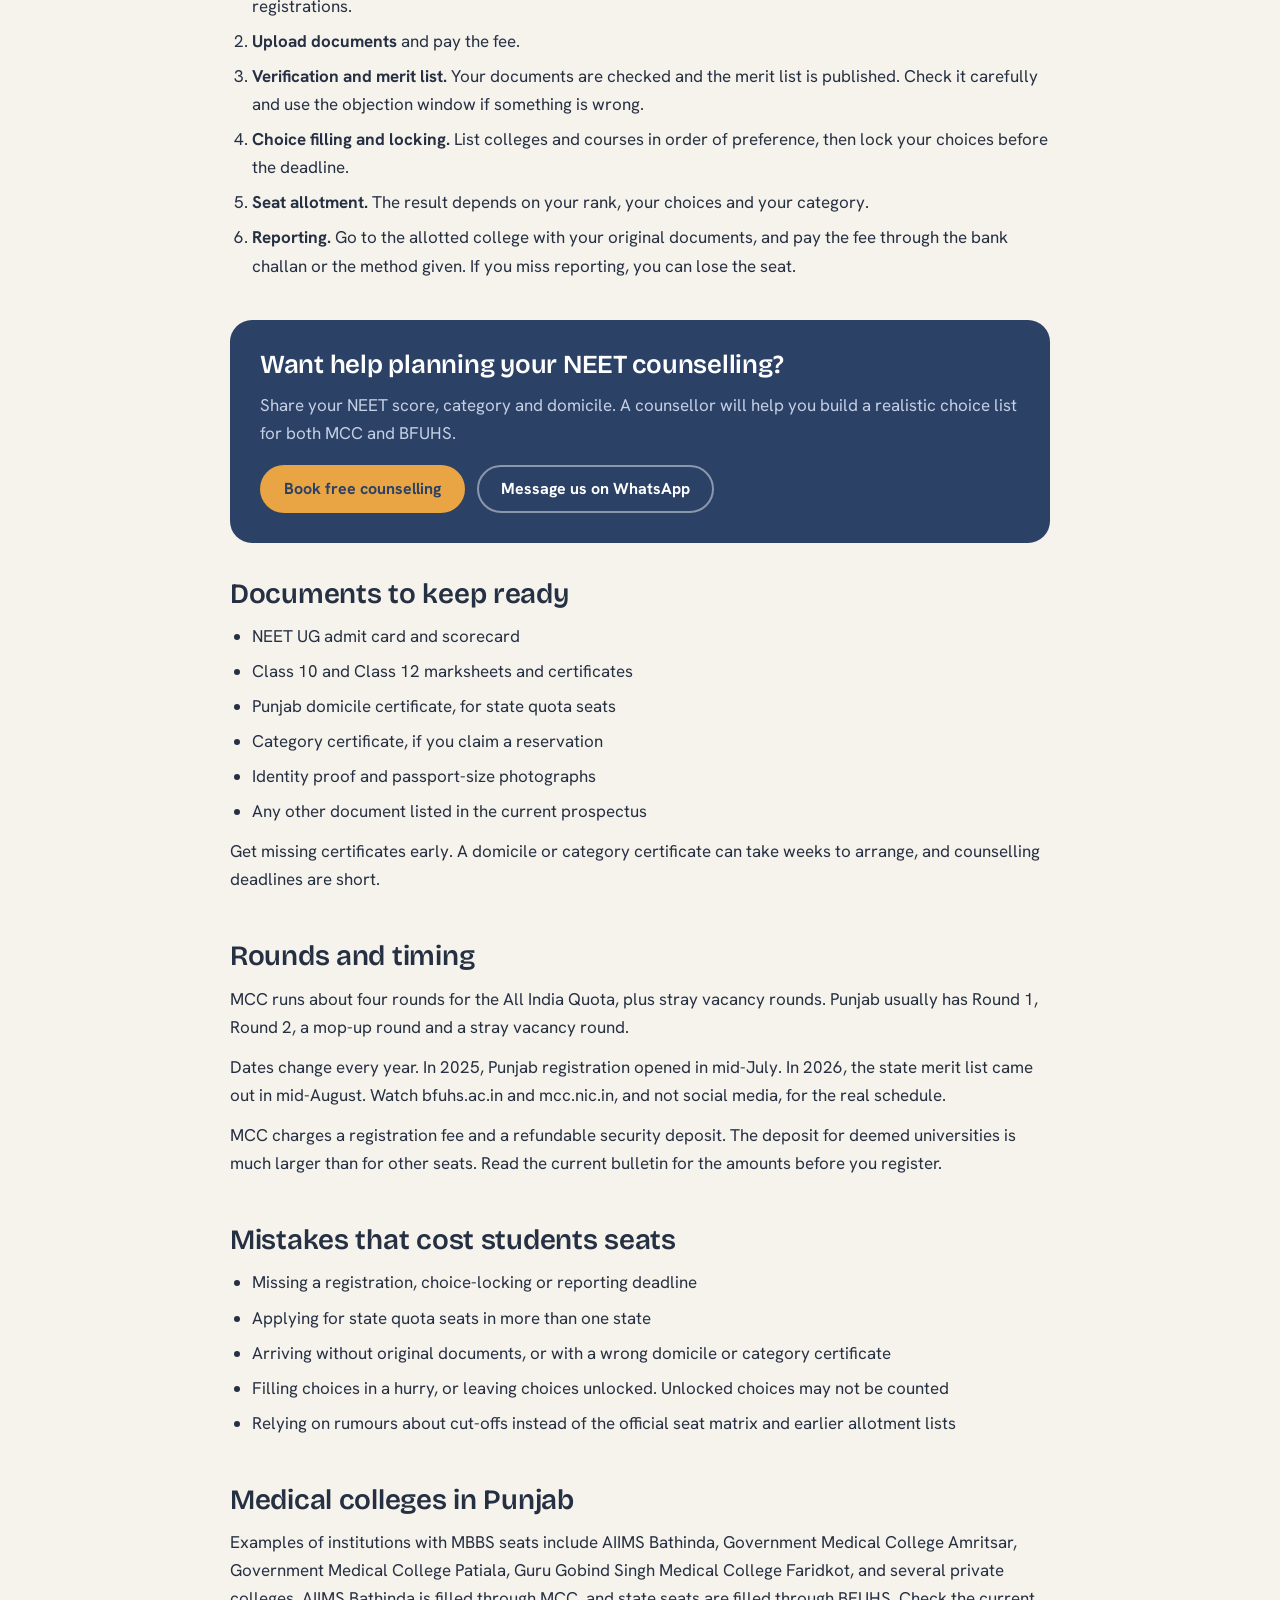
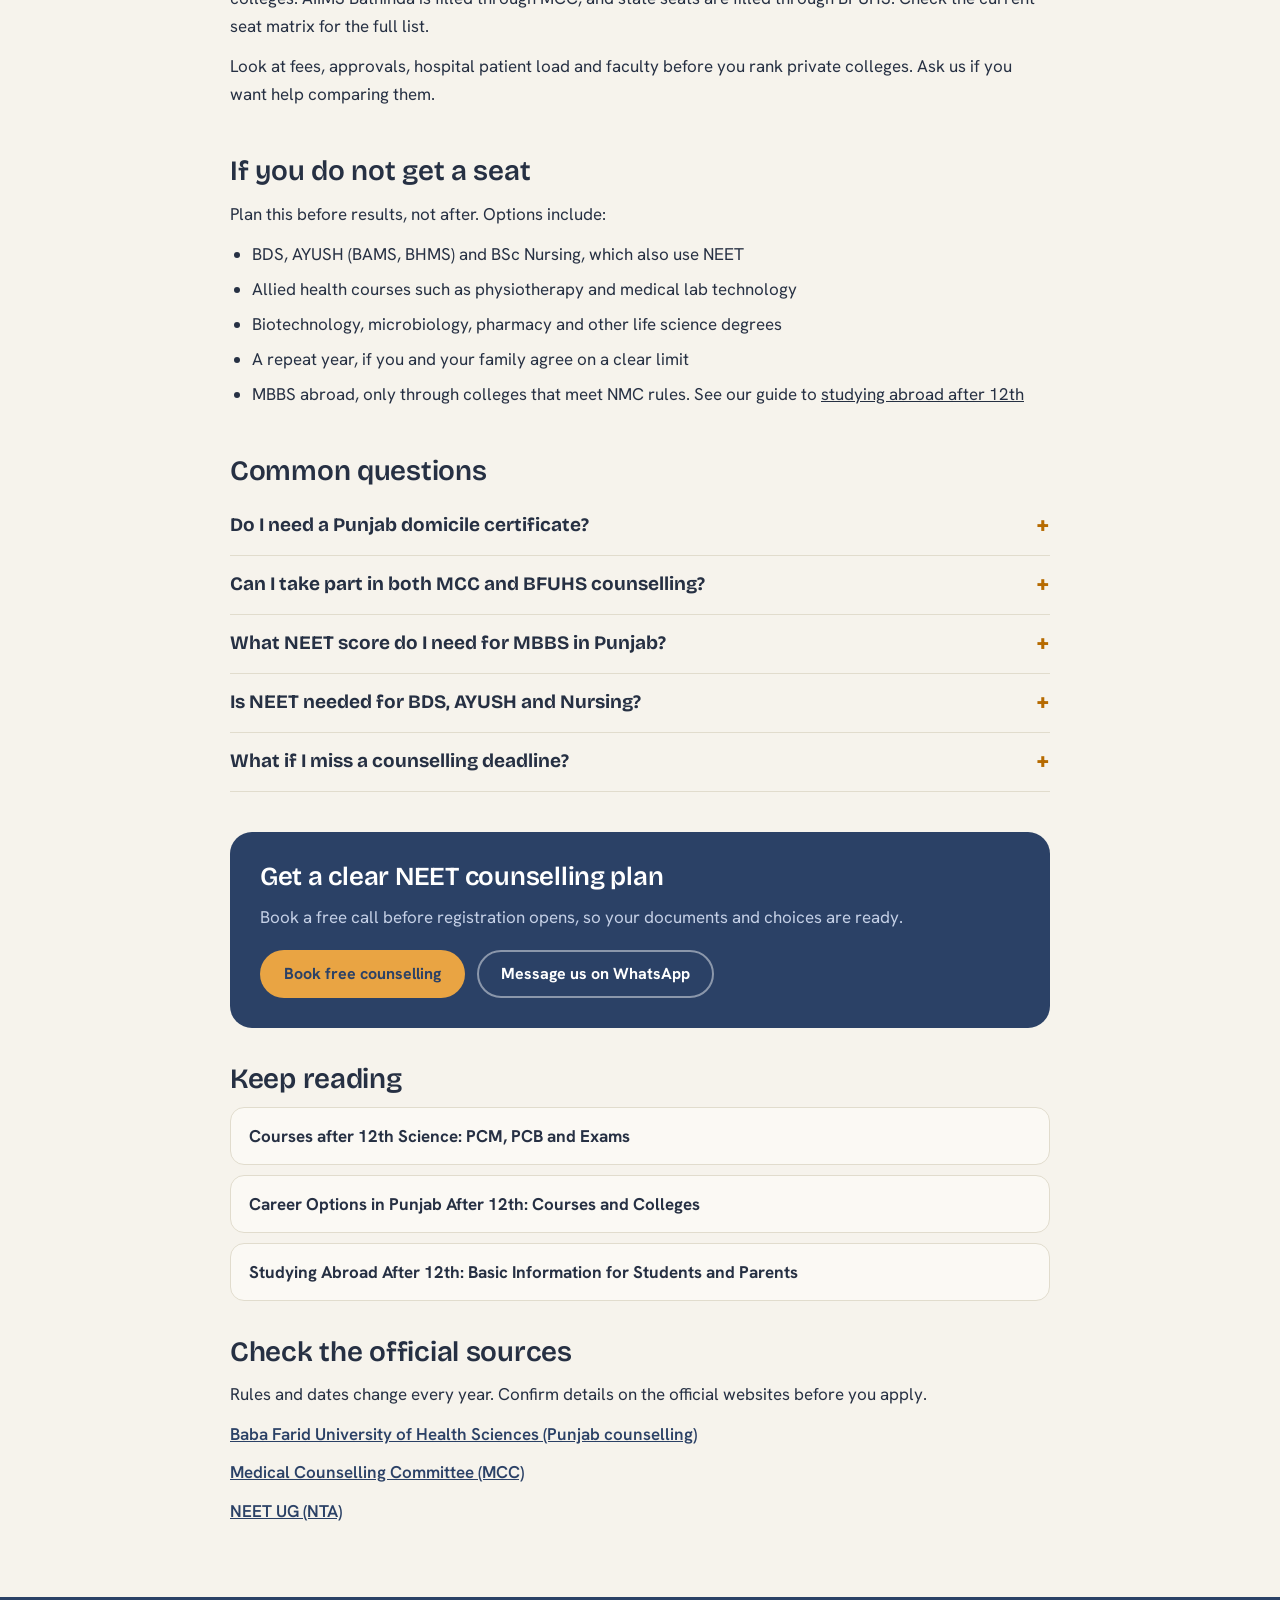
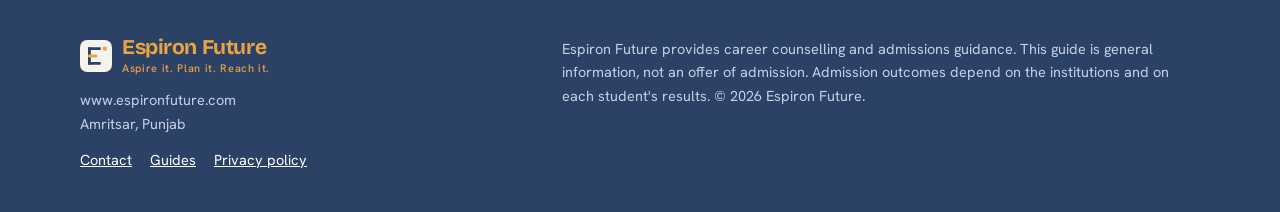
<file: neet-counselling-in-punjab/index.html>
<!DOCTYPE html>
<html lang="en">
<head>
<meta charset="utf-8">
<meta name="viewport" content="width=device-width, initial-scale=1">
<title>NEET Counselling in Punjab: BFUHS, MCC and the Steps | Espiron Future</title>
<meta name="description" content="How NEET UG counselling works for Punjab students: MCC for All India Quota and BFUHS for state quota. Steps, documents, rounds, common mistakes and Plan B options.">
<link rel="canonical" href="https://www.espironfuture.com/neet-counselling-in-punjab/">
<link rel="icon" href="../favicon.svg" type="image/svg+xml">
<meta property="og:type" content="article">
<meta property="og:title" content="NEET Counselling in Punjab: BFUHS, MCC and the Steps | Espiron Future">
<meta property="og:description" content="How NEET UG counselling works for Punjab students: MCC for All India Quota and BFUHS for state quota. Steps, documents, rounds, common mistakes and Plan B options.">
<meta property="og:url" content="https://www.espironfuture.com/neet-counselling-in-punjab/">
<script async src="https://www.googletagmanager.com/gtag/js?id=G-ZYJTKP8LN2"></script>
<script>window.dataLayer=window.dataLayer||[];function gtag(){dataLayer.push(arguments);}gtag("js",new Date());gtag("config","G-ZYJTKP8LN2");</script>
<link rel="preconnect" href="https://fonts.googleapis.com">
<link rel="preconnect" href="https://fonts.gstatic.com" crossorigin>
<link href="https://fonts.googleapis.com/css2?family=Bricolage+Grotesque:opsz,wght@12..96,500;12..96,600;12..96,700;12..96,800&family=Hanken+Grotesk:wght@400;500;600;700&display=swap" rel="stylesheet">
<link rel="stylesheet" href="../guides.css">
<script type="application/ld+json">{"@context": "https://schema.org", "@type": "Article", "headline": "NEET counselling in Punjab: how MBBS and BDS seats are allotted", "dateModified": "2026-11-21", "datePublished": "2026-11-21", "author": {"@type": "Organization", "name": "Espiron Future"}, "publisher": {"@type": "Organization", "name": "Espiron Future", "url": "https://www.espironfuture.com/"}, "mainEntityOfPage": "https://www.espironfuture.com/neet-counselling-in-punjab/"}</script>
<script type="application/ld+json">{"@context": "https://schema.org", "@type": "FAQPage", "mainEntity": [{"@type": "Question", "name": "Do I need a Punjab domicile certificate?", "acceptedAnswer": {"@type": "Answer", "text": "For state quota seats in government colleges, yes. All India Quota seats through MCC are not tied to your state. Some private management seats are open to candidates from other states."}}, {"@type": "Question", "name": "Can I take part in both MCC and BFUHS counselling?", "acceptedAnswer": {"@type": "Answer", "text": "Yes, if you are eligible for both. They are separate processes with separate registrations and fees."}}, {"@type": "Question", "name": "What NEET score do I need for MBBS in Punjab?", "acceptedAnswer": {"@type": "Answer", "text": "There is no fixed number. Cut-offs change every year with paper difficulty and the number of candidates. Look at the official allotment lists of previous years, and ask us for a realistic shortlist."}}, {"@type": "Question", "name": "Is NEET needed for BDS, AYUSH and Nursing?", "acceptedAnswer": {"@type": "Answer", "text": "BDS, AYUSH and BSc Nursing seats are filled through NEET counselling. Other allied health courses use different routes."}}, {"@type": "Question", "name": "What if I miss a counselling deadline?", "acceptedAnswer": {"@type": "Answer", "text": "You may lose your place in that round. Later rounds can help, but fewer seats remain, so put every deadline in your phone calendar."}}]}</script>
<script type="application/ld+json">{"@context": "https://schema.org", "@type": "BreadcrumbList", "itemListElement": [{"@type": "ListItem", "position": 1, "name": "Home", "item": "https://www.espironfuture.com/"}, {"@type": "ListItem", "position": 2, "name": "NEET Counselling in Punjab: BFUHS, MCC and the Steps", "item": "https://www.espironfuture.com/neet-counselling-in-punjab/"}]}</script>
</head>
<body>
<header class="gnav">
  <div class="gwrap">
    <a class="logo" href="../" aria-label="Espiron Future home"><svg class="lm" width="32" height="32" viewBox="0 0 160 160" role="img" aria-label="Espiron Future logo mark" focusable="false"><rect class="lm-t" width="160" height="160" rx="36"/><rect class="lm-b" x="40" y="36" width="14" height="88" rx="4"/><rect class="lm-b" x="40" y="36" width="64" height="14" rx="4"/><rect class="lm-s" x="40" y="73" width="46" height="14" rx="4"/><rect class="lm-b" x="40" y="110" width="64" height="14" rx="4"/><circle class="lm-s" cx="124" cy="43" r="11"/></svg><span class="lw"><span class="ln">Espiron<span>Future</span></span><span class="lt">Aspire it. Plan it. Reach it.</span></span></a>
    <nav aria-label="Main">
      <a class="navhome" href="../">&larr; Home</a>
      <a href="../#guides">All guides</a>
      <a href="../#contact">Contact</a>
      <a class="btn btn-saffron" href="../#book" data-cta="nav">Book free counselling</a>
    </nav>
  </div>
</header>
<main class="article">
  <nav class="crumbs" aria-label="Breadcrumb"><a href="../">Home</a> / <a href="../#guides">Guides</a> / NEET Counselling in Punjab: BFUHS, MCC and the Steps</nav>
  <h1>NEET counselling in Punjab: how MBBS and BDS seats are allotted</h1>
  <p class="meta">Last updated 21 November 2026. Written for students and parents in Amritsar and Punjab.</p>
  <p class="intro">Qualifying NEET UG is only the first step. Seats are then filled through counselling, and Punjab students have two doors: the national MCC counselling and Punjab's own state counselling. This guide explains both, the steps, the documents and the mistakes that cost students seats.</p>
  <nav class="toc" aria-label="On this page"><strong>On this page</strong><ul><li><a href="#doors">Two doors to a seat</a></li><li><a href="#punjab">Punjab state counselling</a></li><li><a href="#steps">Step by step</a></li><li><a href="#docs">Documents</a></li><li><a href="#rounds">Rounds and timing</a></li><li><a href="#mistakes">Mistakes to avoid</a></li><li><a href="#colleges">Colleges in Punjab</a></li><li><a href="#planb">If you do not get a seat</a></li><li><a href="#faq">Common questions</a></li></ul></nav>
<section id="doors"><h2>Two doors to a medical seat</h2><div class='tablewrap'><table><thead><tr><th>Counselling</th><th>Run by</th><th>Seats it fills</th><th>Who can apply</th></tr></thead><tbody><tr><td data-label="Counselling">MCC (national)</td><td data-label="Run by">Medical Counselling Committee</td><td data-label="Seats it fills">15% All India Quota (AIQ) seats in state government colleges, and all seats at AIIMS, JIPMER, central universities and deemed universities</td><td data-label="Who can apply">Any NEET UG qualified candidate. AIQ seats are not tied to a state domicile</td></tr><tr><td data-label="Counselling">Punjab state counselling</td><td data-label="Run by">Baba Farid University of Health Sciences (BFUHS), Faridkot</td><td data-label="Seats it fills">85% state quota seats in Punjab government colleges, and seats in private medical and dental colleges</td><td data-label="Who can apply">State quota seats are for Punjab domicile candidates. Some private management seats are open to candidates from across India</td></tr></tbody></table></div><p>A Punjab domicile student can take part in both counselling processes at the same time, which gives more seat options. Each process has its own registration, fees and deadlines.</p></section>
<section id="punjab"><h2>How Punjab state counselling works</h2><ul class='list'><li>BFUHS runs the whole process online at bfuhs.ac.in for MBBS and BDS.</li><li>The 85% state quota is for Punjab domicile candidates only. You need a valid Punjab domicile certificate.</li><li>Seat numbers change every year, so check the seat matrix in the current BFUHS notice.</li><li>The merit list is built from your NEET score and your category.</li><li>You must have qualified NEET UG and meet the Class 12 marks rule in Physics, Chemistry and Biology.</li></ul><div class='tip'><b>Important</b><p>Never apply for state quota seats in two states. Counselling rules allow state quota seats in only one state, and breaking this rule can cancel your candidature.</p></div></section>
<section id="steps"><h2>The steps from registration to joining</h2><ol class='list'><li><b>Register online</b> on the official portal with your NEET roll number. MCC and BFUHS are separate registrations.</li><li><b>Upload documents</b> and pay the fee.</li><li><b>Verification and merit list.</b> Your documents are checked and the merit list is published. Check it carefully and use the objection window if something is wrong.</li><li><b>Choice filling and locking.</b> List colleges and courses in order of preference, then lock your choices before the deadline.</li><li><b>Seat allotment.</b> The result depends on your rank, your choices and your category.</li><li><b>Reporting.</b> Go to the allotted college with your original documents, and pay the fee through the bank challan or the method given. If you miss reporting, you can lose the seat.</li></ol></section>
<div class="cta">
  <h2>Want help planning your NEET counselling?</h2>
  <p>Share your NEET score, category and domicile. A counsellor will help you build a realistic choice list for both MCC and BFUHS.</p>
  <div class="row">
    <a class="btn btn-saffron" href="../#book" data-cta="neet-mid">Book free counselling</a>
    <a class="btn btn-ghost" href="#" data-wa data-cta="neet-mid-whatsapp" target="_blank" rel="noopener">Message us on WhatsApp</a>
  </div>
</div>
<section id="docs"><h2>Documents to keep ready</h2><ul class='list'><li>NEET UG admit card and scorecard</li><li>Class 10 and Class 12 marksheets and certificates</li><li>Punjab domicile certificate, for state quota seats</li><li>Category certificate, if you claim a reservation</li><li>Identity proof and passport-size photographs</li><li>Any other document listed in the current prospectus</li></ul><p>Get missing certificates early. A domicile or category certificate can take weeks to arrange, and counselling deadlines are short.</p></section>
<section id="rounds"><h2>Rounds and timing</h2><p>MCC runs about four rounds for the All India Quota, plus stray vacancy rounds. Punjab usually has Round 1, Round 2, a mop-up round and a stray vacancy round.</p><p>Dates change every year. In 2025, Punjab registration opened in mid-July. In 2026, the state merit list came out in mid-August. Watch bfuhs.ac.in and mcc.nic.in, and not social media, for the real schedule.</p><p>MCC charges a registration fee and a refundable security deposit. The deposit for deemed universities is much larger than for other seats. Read the current bulletin for the amounts before you register.</p></section>
<section id="mistakes"><h2>Mistakes that cost students seats</h2><ul class='list'><li>Missing a registration, choice-locking or reporting deadline</li><li>Applying for state quota seats in more than one state</li><li>Arriving without original documents, or with a wrong domicile or category certificate</li><li>Filling choices in a hurry, or leaving choices unlocked. Unlocked choices may not be counted</li><li>Relying on rumours about cut-offs instead of the official seat matrix and earlier allotment lists</li></ul></section>
<section id="colleges"><h2>Medical colleges in Punjab</h2><p>Examples of institutions with MBBS seats include AIIMS Bathinda, Government Medical College Amritsar, Government Medical College Patiala, Guru Gobind Singh Medical College Faridkot, and several private colleges. AIIMS Bathinda is filled through MCC, and state seats are filled through BFUHS. Check the current seat matrix for the full list.</p><p>Look at fees, approvals, hospital patient load and faculty before you rank private colleges. Ask us if you want help comparing them.</p></section>
<section id="planb"><h2>If you do not get a seat</h2><p>Plan this before results, not after. Options include:</p><ul class='list'><li>BDS, AYUSH (BAMS, BHMS) and BSc Nursing, which also use NEET</li><li>Allied health courses such as physiotherapy and medical lab technology</li><li>Biotechnology, microbiology, pharmacy and other life science degrees</li><li>A repeat year, if you and your family agree on a clear limit</li><li>MBBS abroad, only through colleges that meet NMC rules. See our guide to <a href='../study-abroad-after-12th/'>studying abroad after 12th</a></li></ul></section>

  <section id="faq"><h2>Common questions</h2><div class="faq"><details><summary>Do I need a Punjab domicile certificate?</summary><p>For state quota seats in government colleges, yes. All India Quota seats through MCC are not tied to your state. Some private management seats are open to candidates from other states.</p></details><details><summary>Can I take part in both MCC and BFUHS counselling?</summary><p>Yes, if you are eligible for both. They are separate processes with separate registrations and fees.</p></details><details><summary>What NEET score do I need for MBBS in Punjab?</summary><p>There is no fixed number. Cut-offs change every year with paper difficulty and the number of candidates. Look at the official allotment lists of previous years, and ask us for a realistic shortlist.</p></details><details><summary>Is NEET needed for BDS, AYUSH and Nursing?</summary><p>BDS, AYUSH and BSc Nursing seats are filled through NEET counselling. Other allied health courses use different routes.</p></details><details><summary>What if I miss a counselling deadline?</summary><p>You may lose your place in that round. Later rounds can help, but fewer seats remain, so put every deadline in your phone calendar.</p></details></div></section>
  <div class="cta">
  <h2>Get a clear NEET counselling plan</h2>
  <p>Book a free call before registration opens, so your documents and choices are ready.</p>
  <div class="row">
    <a class="btn btn-saffron" href="../#book" data-cta="neet-end">Book free counselling</a>
    <a class="btn btn-ghost" href="#" data-wa data-cta="neet-end-whatsapp" target="_blank" rel="noopener">Message us on WhatsApp</a>
  </div>
</div>
  <section class="related"><h2>Keep reading</h2><ul><li><a href="../courses-after-12th-science/">Courses after 12th Science: PCM, PCB and Exams</a></li><li><a href="../career-options-in-punjab/">Career Options in Punjab After 12th: Courses and Colleges</a></li><li><a href="../study-abroad-after-12th/">Studying Abroad After 12th: Basic Information for Students and Parents</a></li></ul></section>
  <section class="official"><h2>Check the official sources</h2><p>Rules and dates change every year. Confirm details on the official websites before you apply.</p><ul><li><a href="https://bfuhs.ac.in" target="_blank" rel="noopener">Baba Farid University of Health Sciences (Punjab counselling)</a></li><li><a href="https://mcc.nic.in" target="_blank" rel="noopener">Medical Counselling Committee (MCC)</a></li><li><a href="https://neet.nta.nic.in" target="_blank" rel="noopener">NEET UG (NTA)</a></li></ul></section>
</main>
<footer class="gfoot">
  <div class="gwrap">
    <div>
      <a class="logo" href="../" aria-label="Espiron Future home"><svg class="lm" width="32" height="32" viewBox="0 0 160 160" role="img" aria-label="Espiron Future logo mark" focusable="false"><rect class="lm-t" width="160" height="160" rx="36"/><rect class="lm-b" x="40" y="36" width="14" height="88" rx="4"/><rect class="lm-b" x="40" y="36" width="64" height="14" rx="4"/><rect class="lm-s" x="40" y="73" width="46" height="14" rx="4"/><rect class="lm-b" x="40" y="110" width="64" height="14" rx="4"/><circle class="lm-s" cx="124" cy="43" r="11"/></svg><span class="lw"><span class="ln">Espiron<span>Future</span></span><span class="lt">Aspire it. Plan it. Reach it.</span></span></a>
      <p style="margin-top:10px">www.espironfuture.com<br>Amritsar, Punjab</p>
      <div class="links"><a href="../#contact">Contact</a><a href="../#guides">Guides</a><a href="../#privacy">Privacy policy</a></div>
    </div>
    <p>Espiron Future provides career counselling and admissions guidance. This guide is general information, not an offer of admission. Admission outcomes depend on the institutions and on each student's results. &copy; 2026 Espiron Future.</p>
  </div>
</footer>
<script src="../guides.js"></script>
</body>
</html>
</file>
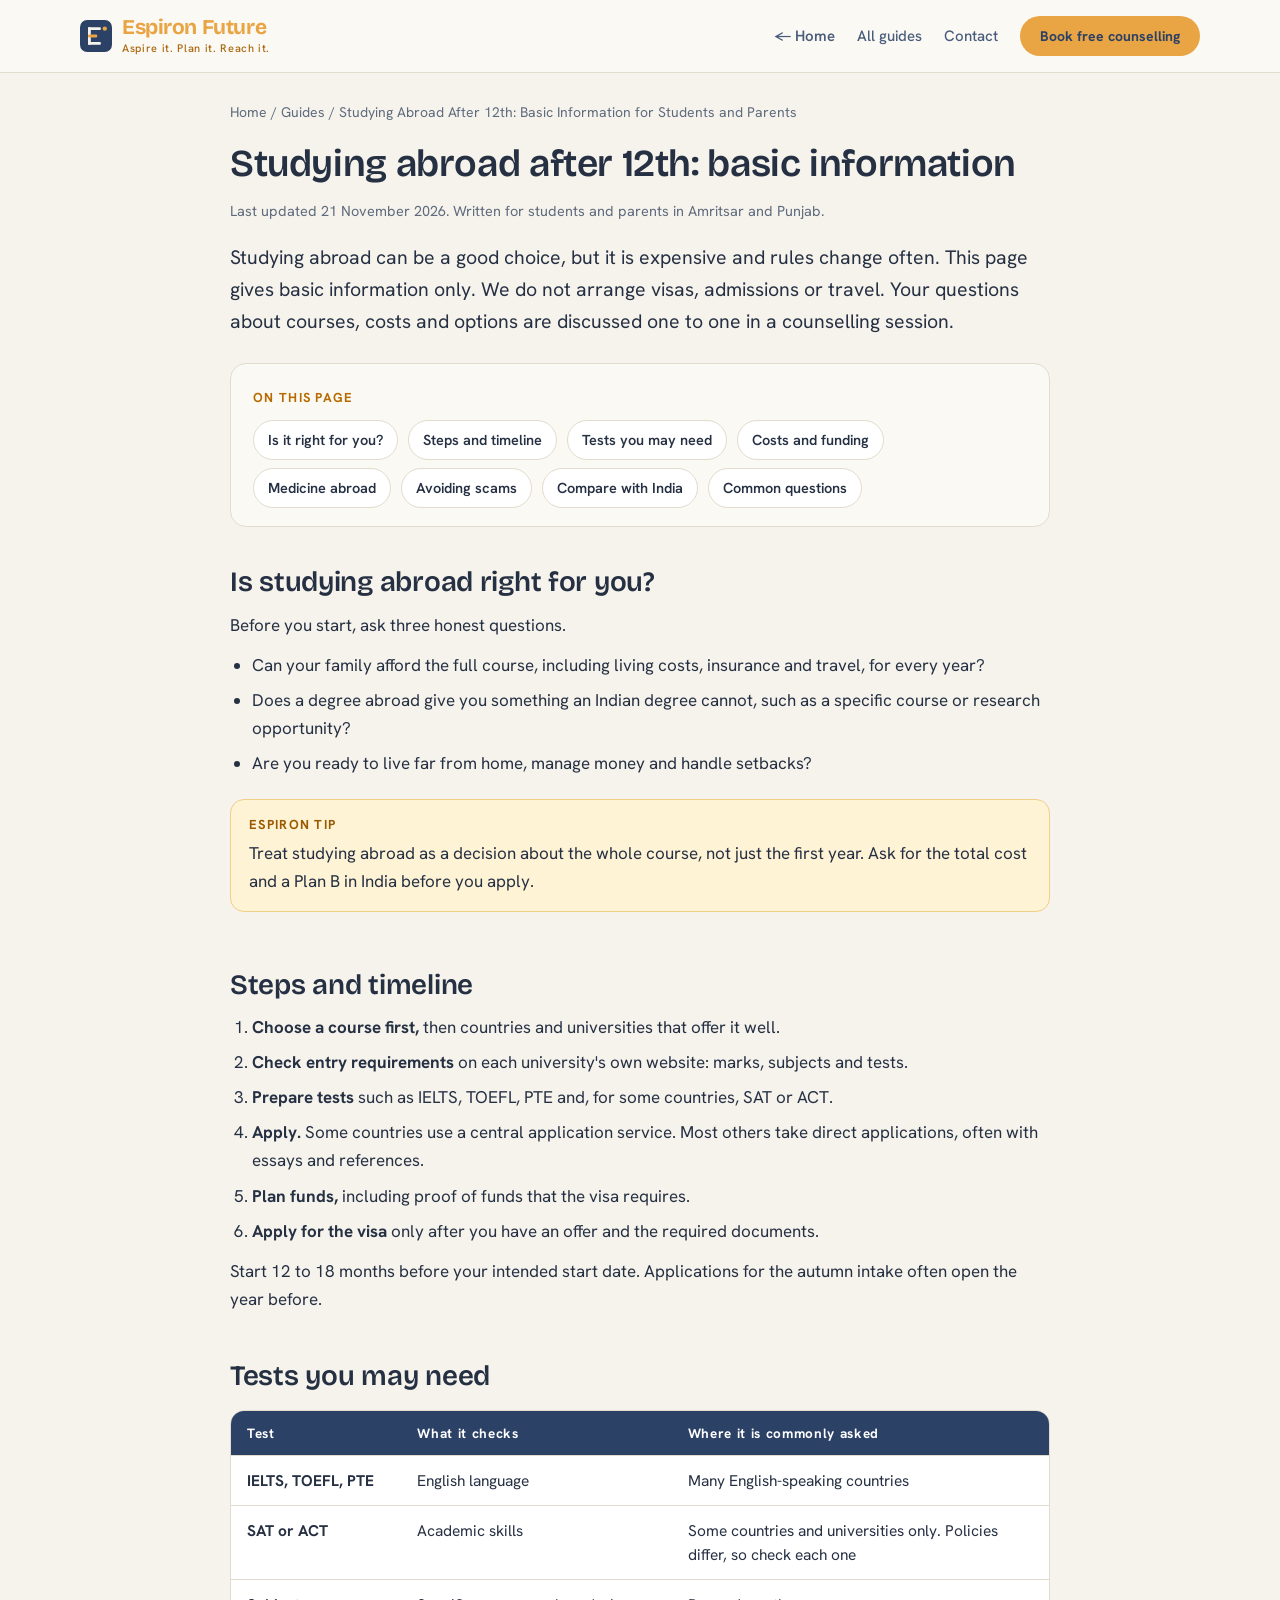
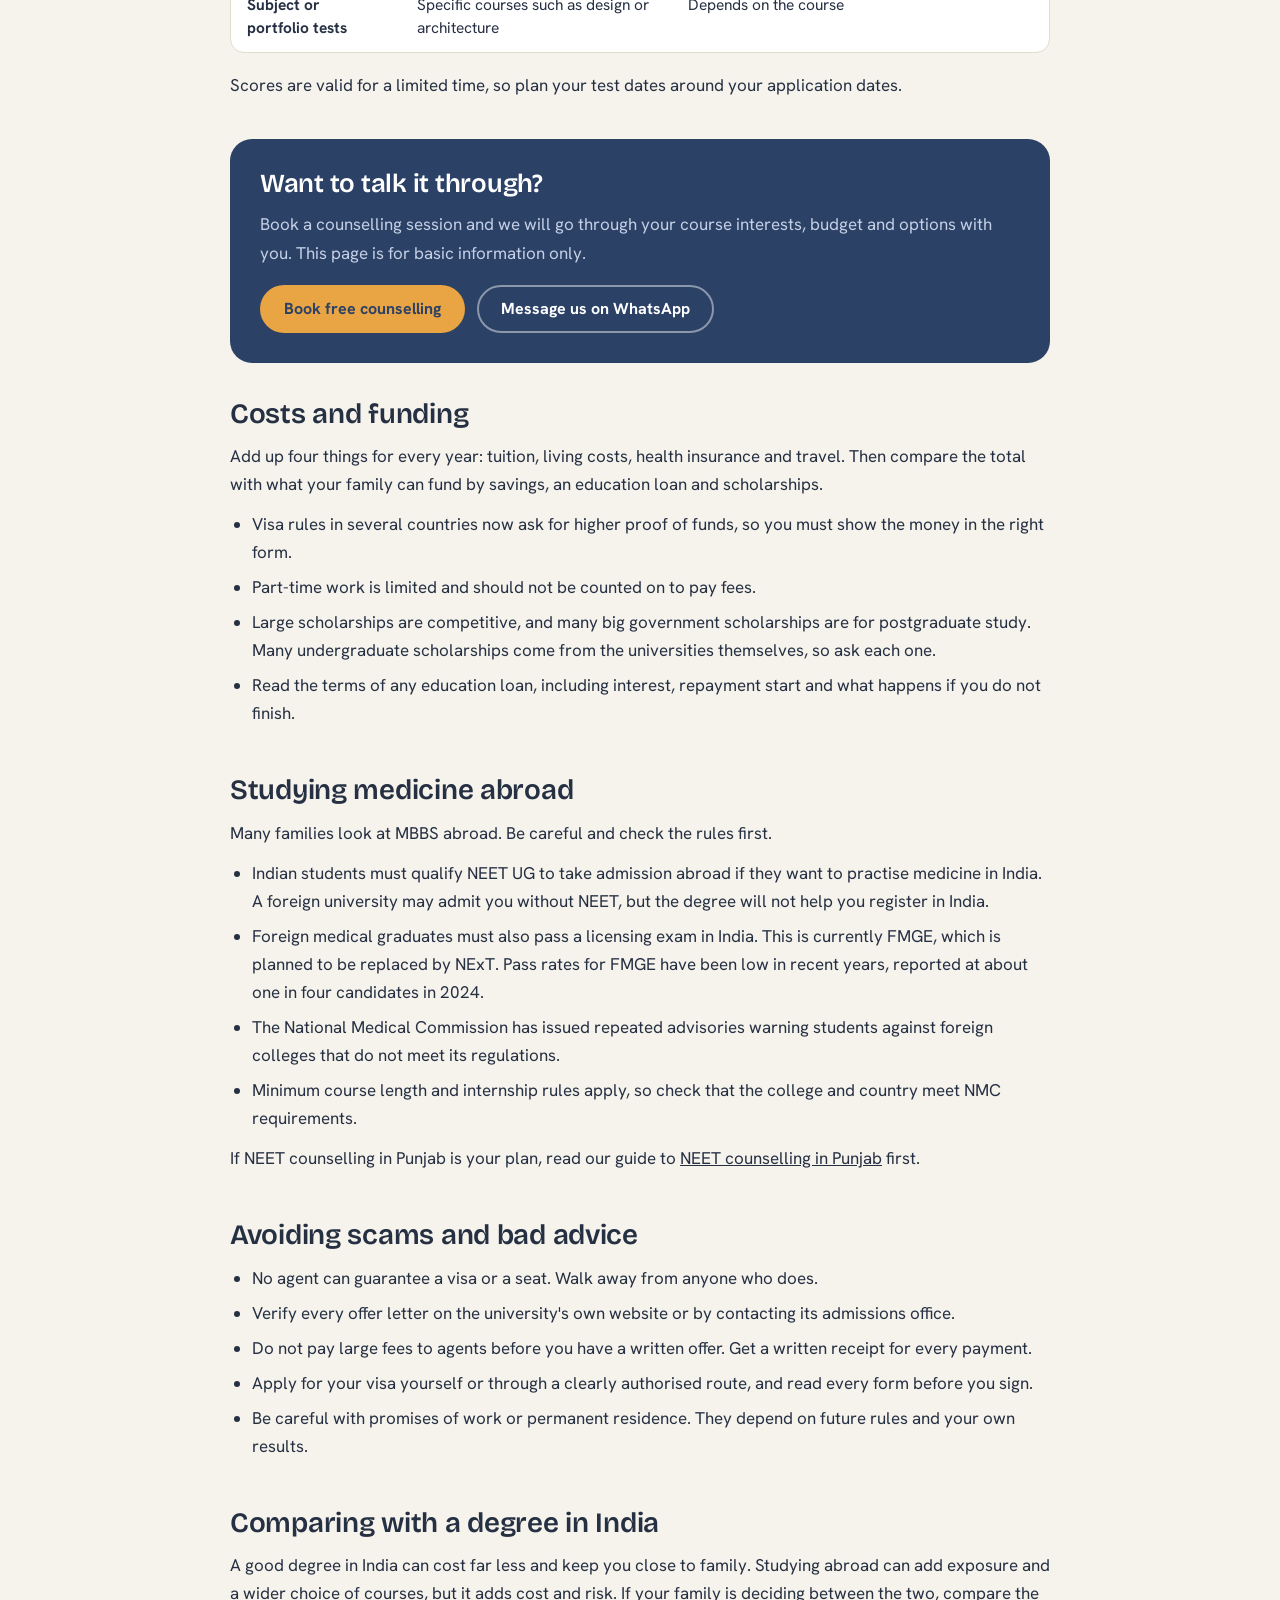
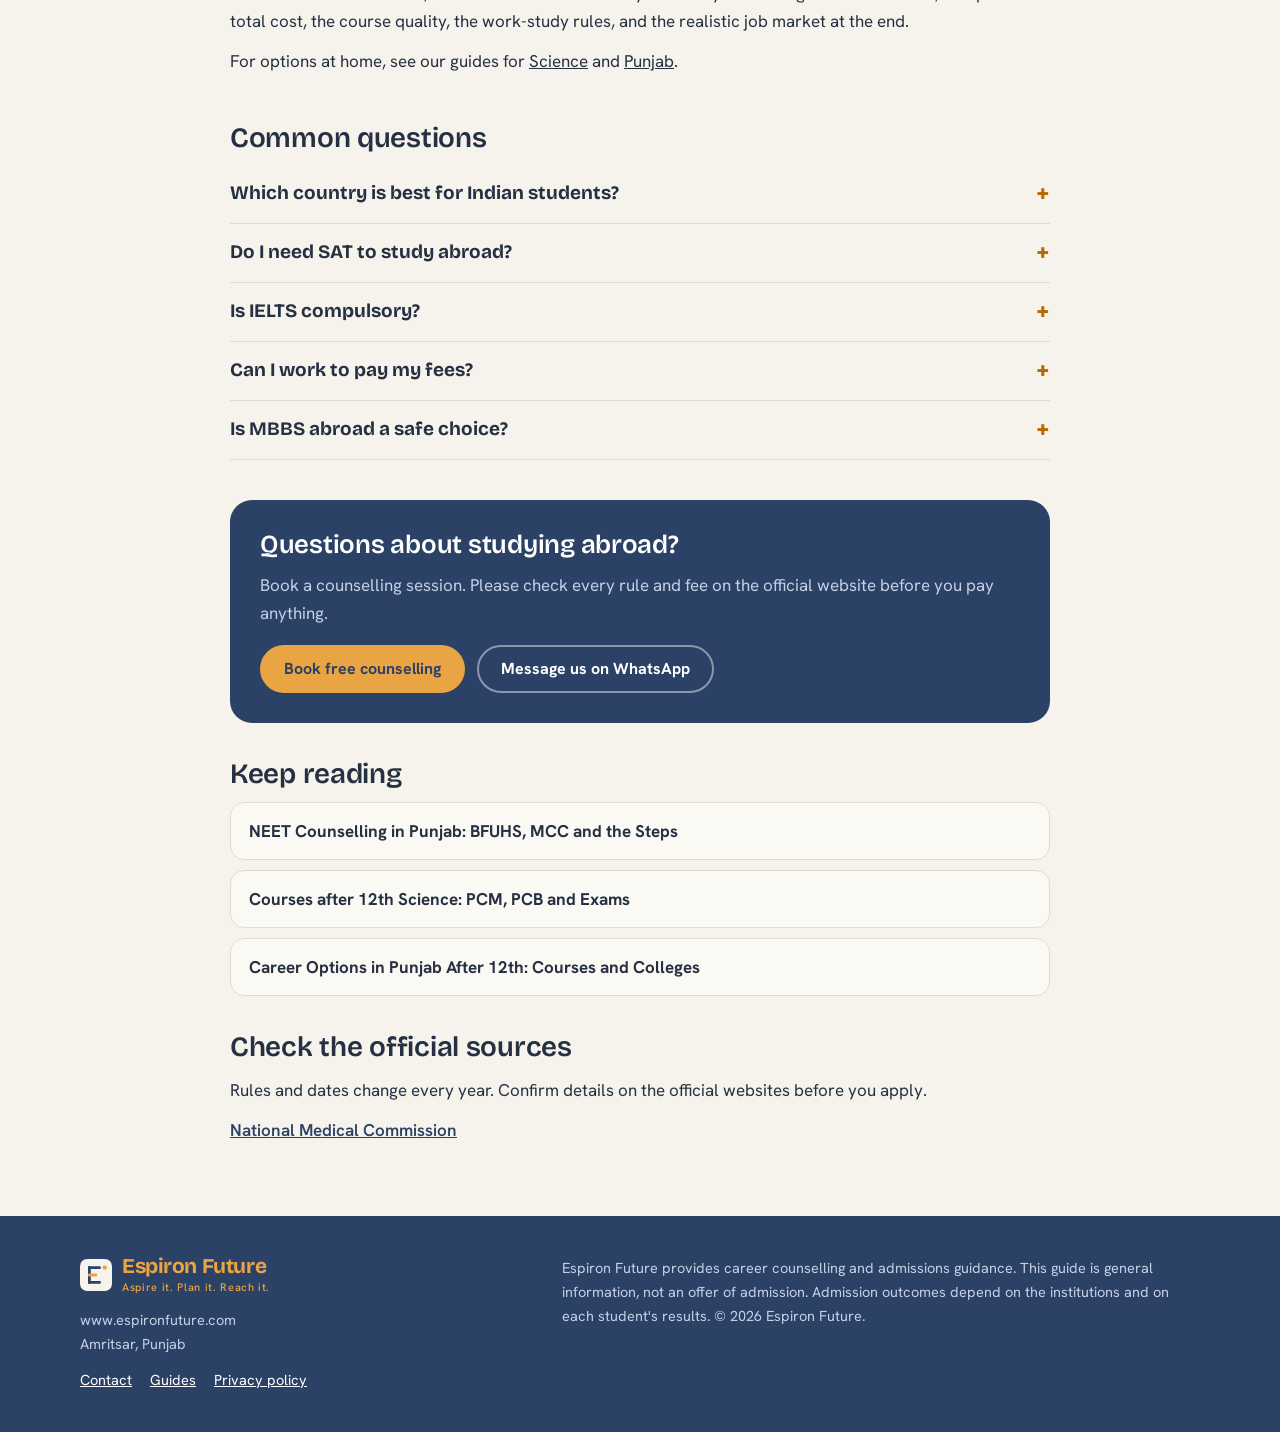
<file: study-abroad-after-12th/index.html>
<!DOCTYPE html>
<html lang="en">
<head>
<meta charset="utf-8">
<meta name="viewport" content="width=device-width, initial-scale=1">
<title>Studying Abroad After 12th: Basic Information for Students and Parents | Espiron Future</title>
<meta name="description" content="Basic information on studying abroad after 12th from India: questions to ask first, common tests, how costs add up, medicine abroad and how to avoid scams. Details are discussed in a counselling session.">
<link rel="canonical" href="https://www.espironfuture.com/study-abroad-after-12th/">
<link rel="icon" href="../favicon.svg" type="image/svg+xml">
<meta property="og:type" content="article">
<meta property="og:title" content="Studying Abroad After 12th: Basic Information for Students and Parents | Espiron Future">
<meta property="og:description" content="Basic information on studying abroad after 12th from India: questions to ask first, common tests, how costs add up, medicine abroad and how to avoid scams. Details are discussed in a counselling session.">
<meta property="og:url" content="https://www.espironfuture.com/study-abroad-after-12th/">
<script async src="https://www.googletagmanager.com/gtag/js?id=G-ZYJTKP8LN2"></script>
<script>window.dataLayer=window.dataLayer||[];function gtag(){dataLayer.push(arguments);}gtag("js",new Date());gtag("config","G-ZYJTKP8LN2");</script>
<link rel="preconnect" href="https://fonts.googleapis.com">
<link rel="preconnect" href="https://fonts.gstatic.com" crossorigin>
<link href="https://fonts.googleapis.com/css2?family=Bricolage+Grotesque:opsz,wght@12..96,500;12..96,600;12..96,700;12..96,800&family=Hanken+Grotesk:wght@400;500;600;700&display=swap" rel="stylesheet">
<link rel="stylesheet" href="../guides.css">
<script type="application/ld+json">{"@context": "https://schema.org", "@type": "Article", "headline": "Studying abroad after 12th: basic information", "dateModified": "2026-11-21", "datePublished": "2026-11-21", "author": {"@type": "Organization", "name": "Espiron Future"}, "publisher": {"@type": "Organization", "name": "Espiron Future", "url": "https://www.espironfuture.com/"}, "mainEntityOfPage": "https://www.espironfuture.com/study-abroad-after-12th/"}</script>
<script type="application/ld+json">{"@context": "https://schema.org", "@type": "FAQPage", "mainEntity": [{"@type": "Question", "name": "Which country is best for Indian students?", "acceptedAnswer": {"@type": "Answer", "text": "There is no single best country. It depends on your course, budget, grades, visa rules and what you want after the degree. Compare two or three options on total cost and course quality."}}, {"@type": "Question", "name": "Do I need SAT to study abroad?", "acceptedAnswer": {"@type": "Answer", "text": "Only some universities ask for it. Others ask for school results and an English test instead. Check each university's own page."}}, {"@type": "Question", "name": "Is IELTS compulsory?", "acceptedAnswer": {"@type": "Answer", "text": "Most English-speaking countries ask for proof of English. IELTS is common, and some universities accept TOEFL, PTE or other tests. Check which tests your target universities and visa accept."}}, {"@type": "Question", "name": "Can I work to pay my fees?", "acceptedAnswer": {"@type": "Answer", "text": "Student visas usually allow limited part-time work. The hours are capped, and wages are rarely enough to pay tuition, so you must plan your funds separately."}}, {"@type": "Question", "name": "Is MBBS abroad a safe choice?", "acceptedAnswer": {"@type": "Answer", "text": "It can work, but it carries real risks. NEET is mandatory if you want to practise in India, and licensing exam pass rates have been low. Choose only colleges that meet NMC rules."}}]}</script>
<script type="application/ld+json">{"@context": "https://schema.org", "@type": "BreadcrumbList", "itemListElement": [{"@type": "ListItem", "position": 1, "name": "Home", "item": "https://www.espironfuture.com/"}, {"@type": "ListItem", "position": 2, "name": "Studying Abroad After 12th: Basic Information for Students and Parents", "item": "https://www.espironfuture.com/study-abroad-after-12th/"}]}</script>
</head>
<body>
<header class="gnav">
  <div class="gwrap">
    <a class="logo" href="../" aria-label="Espiron Future home"><svg class="lm" width="32" height="32" viewBox="0 0 160 160" role="img" aria-label="Espiron Future logo mark" focusable="false"><rect class="lm-t" width="160" height="160" rx="36"/><rect class="lm-b" x="40" y="36" width="14" height="88" rx="4"/><rect class="lm-b" x="40" y="36" width="64" height="14" rx="4"/><rect class="lm-s" x="40" y="73" width="46" height="14" rx="4"/><rect class="lm-b" x="40" y="110" width="64" height="14" rx="4"/><circle class="lm-s" cx="124" cy="43" r="11"/></svg><span class="lw"><span class="ln">Espiron<span>Future</span></span><span class="lt">Aspire it. Plan it. Reach it.</span></span></a>
    <nav aria-label="Main">
      <a class="navhome" href="../">&larr; Home</a>
      <a href="../#guides">All guides</a>
      <a href="../#contact">Contact</a>
      <a class="btn btn-saffron" href="../#book" data-cta="nav">Book free counselling</a>
    </nav>
  </div>
</header>
<main class="article">
  <nav class="crumbs" aria-label="Breadcrumb"><a href="../">Home</a> / <a href="../#guides">Guides</a> / Studying Abroad After 12th: Basic Information for Students and Parents</nav>
  <h1>Studying abroad after 12th: basic information</h1>
  <p class="meta">Last updated 21 November 2026. Written for students and parents in Amritsar and Punjab.</p>
  <p class="intro">Studying abroad can be a good choice, but it is expensive and rules change often. This page gives basic information only. We do not arrange visas, admissions or travel. Your questions about courses, costs and options are discussed one to one in a counselling session.</p>
  <nav class="toc" aria-label="On this page"><strong>On this page</strong><ul><li><a href="#right">Is it right for you?</a></li><li><a href="#steps">Steps and timeline</a></li><li><a href="#tests">Tests you may need</a></li><li><a href="#costs">Costs and funding</a></li><li><a href="#mbbs">Medicine abroad</a></li><li><a href="#scams">Avoiding scams</a></li><li><a href="#india">Compare with India</a></li><li><a href="#faq">Common questions</a></li></ul></nav>
<section id="right"><h2>Is studying abroad right for you?</h2><p>Before you start, ask three honest questions.</p><ul class='list'><li>Can your family afford the full course, including living costs, insurance and travel, for every year?</li><li>Does a degree abroad give you something an Indian degree cannot, such as a specific course or research opportunity?</li><li>Are you ready to live far from home, manage money and handle setbacks?</li></ul><div class='tip'><b>Espiron tip</b><p>Treat studying abroad as a decision about the whole course, not just the first year. Ask for the total cost and a Plan B in India before you apply.</p></div></section>
<section id="steps"><h2>Steps and timeline</h2><ol class='list'><li><b>Choose a course first,</b> then countries and universities that offer it well.</li><li><b>Check entry requirements</b> on each university's own website: marks, subjects and tests.</li><li><b>Prepare tests</b> such as IELTS, TOEFL, PTE and, for some countries, SAT or ACT.</li><li><b>Apply.</b> Some countries use a central application service. Most others take direct applications, often with essays and references.</li><li><b>Plan funds,</b> including proof of funds that the visa requires.</li><li><b>Apply for the visa</b> only after you have an offer and the required documents.</li></ol><p>Start 12 to 18 months before your intended start date. Applications for the autumn intake often open the year before.</p></section>
<section id="tests"><h2>Tests you may need</h2><div class='tablewrap'><table><thead><tr><th>Test</th><th>What it checks</th><th>Where it is commonly asked</th></tr></thead><tbody><tr><td data-label="Test">IELTS, TOEFL, PTE</td><td data-label="What it checks">English language</td><td data-label="Where it is commonly asked">Many English-speaking countries</td></tr><tr><td data-label="Test">SAT or ACT</td><td data-label="What it checks">Academic skills</td><td data-label="Where it is commonly asked">Some countries and universities only. Policies differ, so check each one</td></tr><tr><td data-label="Test">Subject or portfolio tests</td><td data-label="What it checks">Specific courses such as design or architecture</td><td data-label="Where it is commonly asked">Depends on the course</td></tr></tbody></table></div><p>Scores are valid for a limited time, so plan your test dates around your application dates.</p></section>
<div class="cta">
  <h2>Want to talk it through?</h2>
  <p>Book a counselling session and we will go through your course interests, budget and options with you. This page is for basic information only.</p>
  <div class="row">
    <a class="btn btn-saffron" href="../#book" data-cta="abroad-mid">Book free counselling</a>
    <a class="btn btn-ghost" href="#" data-wa data-cta="abroad-mid-whatsapp" target="_blank" rel="noopener">Message us on WhatsApp</a>
  </div>
</div>
<section id="costs"><h2>Costs and funding</h2><p>Add up four things for every year: tuition, living costs, health insurance and travel. Then compare the total with what your family can fund by savings, an education loan and scholarships.</p><ul class='list'><li>Visa rules in several countries now ask for higher proof of funds, so you must show the money in the right form.</li><li>Part-time work is limited and should not be counted on to pay fees.</li><li>Large scholarships are competitive, and many big government scholarships are for postgraduate study. Many undergraduate scholarships come from the universities themselves, so ask each one.</li><li>Read the terms of any education loan, including interest, repayment start and what happens if you do not finish.</li></ul></section>
<section id="mbbs"><h2>Studying medicine abroad</h2><p>Many families look at MBBS abroad. Be careful and check the rules first.</p><ul class='list'><li>Indian students must qualify NEET UG to take admission abroad if they want to practise medicine in India. A foreign university may admit you without NEET, but the degree will not help you register in India.</li><li>Foreign medical graduates must also pass a licensing exam in India. This is currently FMGE, which is planned to be replaced by NExT. Pass rates for FMGE have been low in recent years, reported at about one in four candidates in 2024.</li><li>The National Medical Commission has issued repeated advisories warning students against foreign colleges that do not meet its regulations.</li><li>Minimum course length and internship rules apply, so check that the college and country meet NMC requirements.</li></ul><p>If NEET counselling in Punjab is your plan, read our guide to <a href='../neet-counselling-in-punjab/'>NEET counselling in Punjab</a> first.</p></section>
<section id="scams"><h2>Avoiding scams and bad advice</h2><ul class='list'><li>No agent can guarantee a visa or a seat. Walk away from anyone who does.</li><li>Verify every offer letter on the university's own website or by contacting its admissions office.</li><li>Do not pay large fees to agents before you have a written offer. Get a written receipt for every payment.</li><li>Apply for your visa yourself or through a clearly authorised route, and read every form before you sign.</li><li>Be careful with promises of work or permanent residence. They depend on future rules and your own results.</li></ul></section>
<section id="india"><h2>Comparing with a degree in India</h2><p>A good degree in India can cost far less and keep you close to family. Studying abroad can add exposure and a wider choice of courses, but it adds cost and risk. If your family is deciding between the two, compare the total cost, the course quality, the work-study rules, and the realistic job market at the end.</p><p>For options at home, see our guides for <a href='../courses-after-12th-science/'>Science</a> and <a href='../career-options-in-punjab/'>Punjab</a>.</p></section>

  <section id="faq"><h2>Common questions</h2><div class="faq"><details><summary>Which country is best for Indian students?</summary><p>There is no single best country. It depends on your course, budget, grades, visa rules and what you want after the degree. Compare two or three options on total cost and course quality.</p></details><details><summary>Do I need SAT to study abroad?</summary><p>Only some universities ask for it. Others ask for school results and an English test instead. Check each university's own page.</p></details><details><summary>Is IELTS compulsory?</summary><p>Most English-speaking countries ask for proof of English. IELTS is common, and some universities accept TOEFL, PTE or other tests. Check which tests your target universities and visa accept.</p></details><details><summary>Can I work to pay my fees?</summary><p>Student visas usually allow limited part-time work. The hours are capped, and wages are rarely enough to pay tuition, so you must plan your funds separately.</p></details><details><summary>Is MBBS abroad a safe choice?</summary><p>It can work, but it carries real risks. NEET is mandatory if you want to practise in India, and licensing exam pass rates have been low. Choose only colleges that meet NMC rules.</p></details></div></section>
  <div class="cta">
  <h2>Questions about studying abroad?</h2>
  <p>Book a counselling session. Please check every rule and fee on the official website before you pay anything.</p>
  <div class="row">
    <a class="btn btn-saffron" href="../#book" data-cta="abroad-end">Book free counselling</a>
    <a class="btn btn-ghost" href="#" data-wa data-cta="abroad-end-whatsapp" target="_blank" rel="noopener">Message us on WhatsApp</a>
  </div>
</div>
  <section class="related"><h2>Keep reading</h2><ul><li><a href="../neet-counselling-in-punjab/">NEET Counselling in Punjab: BFUHS, MCC and the Steps</a></li><li><a href="../courses-after-12th-science/">Courses after 12th Science: PCM, PCB and Exams</a></li><li><a href="../career-options-in-punjab/">Career Options in Punjab After 12th: Courses and Colleges</a></li></ul></section>
  <section class="official"><h2>Check the official sources</h2><p>Rules and dates change every year. Confirm details on the official websites before you apply.</p><ul><li><a href="https://www.nmc.org.in" target="_blank" rel="noopener">National Medical Commission</a></li></ul></section>
</main>
<footer class="gfoot">
  <div class="gwrap">
    <div>
      <a class="logo" href="../" aria-label="Espiron Future home"><svg class="lm" width="32" height="32" viewBox="0 0 160 160" role="img" aria-label="Espiron Future logo mark" focusable="false"><rect class="lm-t" width="160" height="160" rx="36"/><rect class="lm-b" x="40" y="36" width="14" height="88" rx="4"/><rect class="lm-b" x="40" y="36" width="64" height="14" rx="4"/><rect class="lm-s" x="40" y="73" width="46" height="14" rx="4"/><rect class="lm-b" x="40" y="110" width="64" height="14" rx="4"/><circle class="lm-s" cx="124" cy="43" r="11"/></svg><span class="lw"><span class="ln">Espiron<span>Future</span></span><span class="lt">Aspire it. Plan it. Reach it.</span></span></a>
      <p style="margin-top:10px">www.espironfuture.com<br>Amritsar, Punjab</p>
      <div class="links"><a href="../#contact">Contact</a><a href="../#guides">Guides</a><a href="../#privacy">Privacy policy</a></div>
    </div>
    <p>Espiron Future provides career counselling and admissions guidance. This guide is general information, not an offer of admission. Admission outcomes depend on the institutions and on each student's results. &copy; 2026 Espiron Future.</p>
  </div>
</footer>
<script src="../guides.js"></script>
</body>
</html>
</file>
<file: guides.css>
:root {
  --navy: #2b4166; --navy-2: #38527d; --cream: #f6f3ec; --paper: #fbf9f4; --saffron: #e9a443;
  --ink: #263043; --muted: #5f6b7d; --line: #e1dccd;
  --display: "Bricolage Grotesque", "Trebuchet MS", system-ui, sans-serif;
  --body: "Hanken Grotesk", system-ui, -apple-system, "Segoe UI", sans-serif;
  color-scheme: light;
}
* { box-sizing: border-box; }
html { scroll-behavior: smooth; }
body { margin: 0; background: var(--cream); color: var(--ink); font-family: var(--body); font-size: 17px; line-height: 1.65; -webkit-font-smoothing: antialiased; }
a { color: inherit; }
h1, h2, h3 { font-family: var(--display); line-height: 1.12; margin: 0; text-wrap: balance; letter-spacing: -0.01em; }
p { margin: 12px 0; }
:focus-visible { outline: 3px solid var(--saffron); outline-offset: 3px; border-radius: 4px; }
.gwrap { width: min(1120px, 100% - 32px); margin-inline: auto; }

.btn { display: inline-flex; align-items: center; justify-content: center; gap: 8px; font: 700 16px/1 var(--body); padding: 14px 22px; border-radius: 999px; border: 2px solid transparent; cursor: pointer; text-decoration: none; transition: transform .15s ease, background .15s ease; }
.btn:hover { transform: translateY(-2px); }
.btn-saffron { background: var(--saffron); color: var(--navy); }
.btn-saffron:hover { background: #ffad3d; }
.btn-ghost { border-color: rgba(255,255,255,.45); color: #fff; }
.btn-ghost:hover { border-color: #fff; }
.btn-navy { background: var(--navy); color: #fff; }

.gnav { background: var(--navy); color: #fff; }
.gnav .gwrap { display: flex; align-items: center; justify-content: space-between; gap: 16px; padding-block: 16px; }
.logo { font: 800 22px/1 var(--display); text-decoration: none; letter-spacing: -0.02em; }
.logo span { color: var(--saffron); }
.gnav nav { display: flex; align-items: center; gap: 22px; font-size: 15px; font-weight: 500; }
.gnav nav a:not(.btn) { text-decoration: none; opacity: .85; }
.gnav nav a:not(.btn):hover { opacity: 1; }
.gnav nav .navhome { font-weight: 600; }
.gnav .btn { padding: 11px 18px; font-size: 14px; }

.article { width: min(820px, 100% - 32px); margin: 0 auto; padding: 28px 0 72px; }
.crumbs { font-size: 14px; color: var(--muted); }
.crumbs a { text-decoration: none; }
.crumbs a:hover { text-decoration: underline; }
.article h1 { font-size: clamp(32px, 5.2vw, 52px); font-weight: 800; margin-top: 18px; }
.meta { color: var(--muted); font-size: 14.5px; margin-top: 12px; }
.intro { font-size: 19.5px; margin-top: 18px; }
.toc { background: var(--paper); border: 1px solid var(--line); border-radius: 16px; padding: 18px 22px; margin: 26px 0 4px; }
.toc strong { font: 700 13px var(--body); letter-spacing: .1em; text-transform: uppercase; color: #b66a00; }
.toc ul { list-style: none; margin: 10px 0 0; padding: 0; display: flex; flex-wrap: wrap; gap: 8px 10px; }
.toc a { display: inline-block; padding: 7px 14px; border-radius: 999px; background: #fff; border: 1px solid var(--line); text-decoration: none; font-size: 14.5px; font-weight: 600; }
.toc a:hover { border-color: var(--navy); }
.article section { padding-top: 36px; }
.article h2 { font-size: clamp(25px, 3.6vw, 35px); font-weight: 800; scroll-margin-top: 16px; }
.article h3 { font-size: 21px; margin: 26px 0 6px; }
.list { margin: 12px 0; padding-left: 22px; }
.list li { margin: 7px 0; }
.tablewrap { overflow-x: auto; margin: 18px 0; border: 1px solid var(--line); border-radius: 14px; background: #fff; }
table { border-collapse: collapse; width: 100%; min-width: 600px; font-size: 15.5px; line-height: 1.5; }
th, td { text-align: left; padding: 13px 16px; border-bottom: 1px solid var(--line); vertical-align: top; }
th { background: var(--navy); color: #fff; font: 700 13.5px var(--body); letter-spacing: .05em; }
tr:last-child td { border-bottom: 0; }
td:first-child { font-weight: 700; }
.tip { background: #fff3d6; border: 1px solid #f0cf86; border-radius: 14px; padding: 16px 18px; margin: 22px 0; }
.tip b { display: block; font: 700 13px var(--body); letter-spacing: .1em; text-transform: uppercase; color: #9a5a00; margin-bottom: 6px; }
.tip p { margin: 0; }
.note { font-size: 14.5px; color: var(--muted); }

.cta { background: var(--navy); color: #fff; border-radius: 22px; padding: 30px; margin: 40px 0 0; }
.cta h2 { font-size: clamp(24px, 3.4vw, 32px); }
.cta p { color: #c5d0e6; }
.cta .row { display: flex; flex-wrap: wrap; gap: 12px; margin-top: 18px; }

.faq { margin-top: 10px; }
details { border-bottom: 1px solid var(--line); padding: 16px 0; }
summary { font: 700 19px/1.3 var(--display); cursor: pointer; list-style: none; display: flex; justify-content: space-between; gap: 16px; }
summary::-webkit-details-marker { display: none; }
summary::after { content: "+"; font-size: 26px; line-height: 1; color: #b66a00; }
details[open] summary::after { content: "\2212"; }
details p { color: var(--muted); }

.related ul, .official ul { list-style: none; padding: 0; margin: 12px 0 0; display: grid; gap: 10px; }
.related a { display: block; background: var(--paper); border: 1px solid var(--line); border-radius: 14px; padding: 14px 18px; text-decoration: none; font-weight: 700; }
.related a:hover { border-color: var(--navy); }
.official a { color: var(--navy); font-weight: 600; }

.gfoot { background: var(--navy); color: #c5d0e6; padding: 40px 0; font-size: 14.5px; }
.gfoot .gwrap { display: flex; flex-wrap: wrap; justify-content: space-between; gap: 20px; }
.gfoot .logo { color: #fff; }
.gfoot p { max-width: 44em; margin: 0; }
.gfoot .links { display: flex; flex-wrap: wrap; gap: 8px 18px; margin-top: 12px; }
.gfoot .links a { color: #fff; }

@media (max-width: 640px) {
  .gnav nav a:not(.btn):not(.navhome) { display: none; }
  .cta { padding: 24px; }
  body { font-size: 16.5px; }
}
@media (prefers-reduced-motion: reduce) { html { scroll-behavior: auto; } .btn { transition: none; } }

@media (max-width: 640px) {
  .tablewrap { border: 0; background: transparent; overflow: visible; }
  table, thead, tbody, tr, td { display: block; min-width: 0; width: 100%; }
  thead { position: absolute; left: -9999px; }
  tr { background: #fff; border: 1px solid var(--line); border-radius: 14px; margin-bottom: 12px; padding: 6px 0; }
  td { border-bottom: 0; padding: 8px 16px; }
  td:first-child { font: 700 18px/1.25 var(--display); padding-top: 12px; }
  td:not(:first-child)::before { content: attr(data-label); display: block; font: 700 11.5px var(--body); letter-spacing: .1em; text-transform: uppercase; color: #b66a00; margin-bottom: 2px; }
}

/* lighter headings and light top bar */
.article h1 { font-weight: 700; }
.gnav { background: var(--paper); color: var(--ink); border-bottom: 1px solid var(--line); }
.gnav .logo { color: var(--navy); }
.gnav nav a:not(.btn) { color: var(--navy); }

/* smaller, lighter type */
.article h1 { font-size: clamp(27px, 3.8vw, 38px); font-weight: 600; line-height: 1.18; }
.article h2 { font-size: clamp(22px, 2.8vw, 28px); font-weight: 600; }
.article h3 { font-size: 18px; font-weight: 600; }
.cta h2 { font-size: clamp(21px, 2.6vw, 26px); font-weight: 600; }
.logo { font-weight: 700; font-size: 21px; }

/* Logo mark */
.logo { display: inline-flex; align-items: center; gap: 10px; }
.lm { flex: none; width: 32px; height: 32px; }
.lm-t { fill: #2b4166; } .lm-b { fill: #f6f3ec; } .lm-s { fill: #e9a443; }
.gfoot .lm-t { fill: #f6f3ec; } .gfoot .lm-b { fill: #2b4166; }
.logo .lw { color: inherit; } .logo .lw span { color: #e9a443; }

/* Logo tagline */
.logo .lw { display: inline-flex; flex-direction: column; line-height: 1.05; }
.logo .lt { font: 500 11.5px var(--body, inherit); letter-spacing: .08em; color: #a8650b; margin-top: 3px; text-transform: none; }
footer .logo .lt, .gfoot .logo .lt { color: #e9a443; }
@media (max-width: 379px) { .logo .lt { display: none; } }

/* Logo alignment fix */
.logo .lw { display: inline-flex; flex-direction: column; align-items: flex-start; gap: 3px; line-height: 1; white-space: nowrap; }
.logo .lw .ln { display: block; font-size: 21px; line-height: 1; white-space: nowrap; }
.logo .lw .ln span { display: inline; color: #e9a443; margin-left: .22em; }
.logo .lw .lt { display: block; margin: 0; font-size: 11px; letter-spacing: .06em; color: #a8650b; white-space: nowrap; }
footer .logo .lw .lt, .gfoot .logo .lw .lt { color: #e9a443; }
@media (max-width: 379px) { .logo .lw .lt { display: none; } }
</file>
